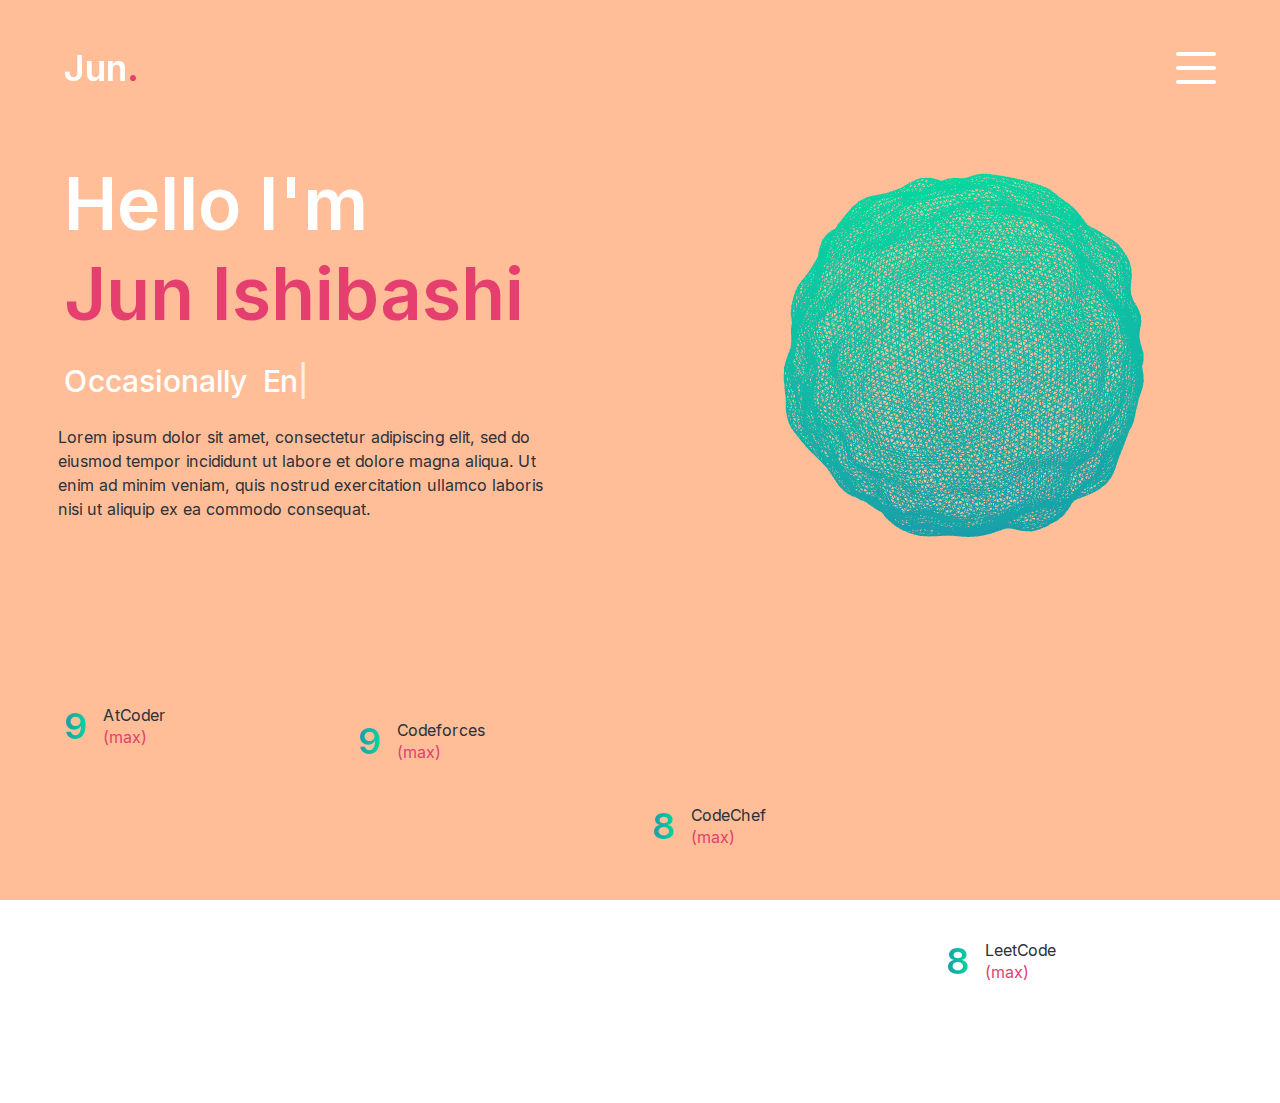
<file: index.html>
<!DOCTYPE html><html lang="en"><head><meta charSet="utf-8"/><meta name="viewport" content="width=device-width, initial-scale=1"/><link rel="stylesheet" href="/_next/static/css/2f178261bc5f3476.css" data-precedence="next"/><link rel="preload" as="script" fetchPriority="low" href="/_next/static/chunks/webpack-9535d8dbfe355555.js"/><script src="/_next/static/chunks/4bd1b696-62dc19156998bd32.js" async=""></script><script src="/_next/static/chunks/215-a279b4254807db33.js" async=""></script><script src="/_next/static/chunks/main-app-4d8655e62b57648d.js" async=""></script><script src="/_next/static/chunks/517-e767bdce272b45f0.js" async=""></script><script src="/_next/static/chunks/app/layout-8d4cb5db8431b963.js" async=""></script><script src="/_next/static/chunks/b536a0f1-0506631fafc7f2e7.js" async=""></script><script src="/_next/static/chunks/c15bf2b0-c5f2ab0c4ce668d5.js" async=""></script><script src="/_next/static/chunks/138-1305a2211346b83c.js" async=""></script><script src="/_next/static/chunks/637-5a35a4e1f5bda650.js" async=""></script><script src="/_next/static/chunks/app/page-0ff8bb67059a1734.js" async=""></script><title>Jun Ishibashi Github Page</title><meta name="description" content="Jun Ishibashi Github Page"/><meta property="og:title" content="Jun Ishibashi Github Page"/><meta property="og:description" content="Jun Ishibashi Github Page"/><meta property="og:url" content="https://ishibashijun.github.io"/><meta property="og:type" content="website"/><meta name="twitter:card" content="summary"/><meta name="twitter:title" content="Jun Ishibashi Github Page"/><meta name="twitter:description" content="Jun Ishibashi Github Page"/><link rel="icon" href="/favicon.ico" type="image/x-icon" sizes="16x16"/><script src="/_next/static/chunks/polyfills-42372ed130431b0a.js" noModule=""></script></head><body class="__variable_6205a0 font-inter"><div class="w-full h-full bg-gradient-to-b from-blue-100 to-red-100"><div class="h-screen w-screen fixed pointer-events-none bg-gradient-to-b from-blue-100 to-red-100 rounded-b-[100px] top-0 z-30"></div><div class="fixed m-auto top-0 bottom-0 left-0 right-0 text-black text-8xl cursor-default z-40 w-fit h-fit" style="opacity:1">HOME</div><div class="h-screen w-screen fixed pointer-events-none bg-gradient-to-b from-blue-100 to-red-100 rounded-t-[100px] bottom-0 z-30" style="height:140vh"></div><header class="bg-transparent mx-auto py-8 xl:py-12 fixed top-0 right-0 left-0 w-full z-10"><div class="mx-auto px-[5vw] flex justify-between items-center"><a href="/"><h1 class="text-[var(--peach-palette4)] text-4xl font-semibold">Jun<span class="text-[var(--peach-palette1)]">.</span></h1></a><div class="mobile-nav"><nav><div class="links flex flex-col items-center justify-center"><div class="bg-white/70 linkgs-bg fixed top-0 right-0 bottom-0 w-[200px] md:w-[400px] z-30"><div class="links absolute w-full h-full flex flex-col items-center justify-center gap-5"><a class="text-[var(--peach-palette1)] border-b-2 border-[var(--peach-palette1)] text-xl md:text-5xl capitalize" href="/" tabindex="0" style="transform-origin:top left">home</a><a class="text-black text-xl md:text-5xl capitalize" href="/about" tabindex="0" style="transform-origin:top left">about</a></div></div><button title="Click to open navigations" type="button" class="w-10 h-8 flex flex-col justify-between z-50 relative"><div class="bg-black w-10 h-1 rounded origin-left"></div><div class="bg-black w-10 h-1 rounded"></div><div class="bg-black w-10 h-1 rounded origin-left"></div></button></div></nav></div></div></header><div class="hero bg-[var(--pantone-2024)] w-full h-full  min-h-screen"><div class="container"><div class="flex flex-col xl:flex-row items-center justify-between xl:pb-24"><div class="text-center xl:text-left order-2 xl:order-none" style="opacity:0;transform:translateX(-500px)"><h1 class="text-3xl md:text-5xl lg:text-5xl xl:text-7xl xl:leading-tight font-semibold mb-6" style="opacity:0;transform:translateX(-500px)">Hello I&#x27;m <br/> <span class="text-[var(--peach-palette1)]">Jun Ishibashi</span></h1><h3 class="text-left xl:ml-0 ml-20 text-lg md:text-3xl xl:text-3xl xl:leading-tight font-medium mb-6" style="opacity:0;transform:translateX(-500px)">Occasionally <span class="ml-2"></span></h3><p class="max-w-[500px] mb-9 text-xs md:text-base text-[var(--peach-palette4)]" style="opacity:0;transform:translateX(-500px)">Lorem ipsum dolor sit amet, consectetur adipiscing elit, sed do eiusmod tempor incididunt ut labore et dolore magna aliqua. Ut enim ad minim veniam, quis nostrud exercitation ullamco laboris nisi ut aliquip ex ea commodo consequat.</p></div><div class="order-1 xl:order-none mb-8 md:mb-0"><div class="w-full h-full"><canvas class="max-w-[500px] max-h-[500px]" style="opacity:0;transform:translateY(-1000px)"></canvas></div></div></div><div class="stats pt-4 pb-12 xl:pt-0 xl:pb-0"><div class="mx-auto"><div class="flex flex-wrap gap-6 max-w-4/5 mx-auto xl:max-w-none" style="opacity:0;transform:translateY(500px)"><div class="flex-1 flex gap-4 items-center justify-center xl:justify-start" style="opacity:0;transform:translateY(500px)"><span class="text-2xl xl:text-4xl font-extrabold text-[var(--peach-palette4)] bg-gradient-to-r from-[#1b9aaa] to-[#06d6a0] bg-clip-text text-transparent"></span><p class="max-w-24 leading-snug text-[var(--peach-palette4)]">AtCoder<br/><span class="text-[var(--peach-palette1)]">(max)</span></p></div><div class="flex-1 flex gap-4 items-center justify-center xl:justify-start" style="opacity:0;transform:translateY(500px)"><span class="text-2xl xl:text-4xl font-extrabold text-[var(--peach-palette4)] bg-gradient-to-r from-[#1b9aaa] to-[#06d6a0] bg-clip-text text-transparent"></span><p class="max-w-24 leading-snug text-[var(--peach-palette4)]">Codeforces<br/><span class="text-[var(--peach-palette1)]">(max)</span></p></div><div class="flex-1 flex gap-4 items-center justify-center xl:justify-start" style="opacity:0;transform:translateY(500px)"><span class="text-2xl xl:text-4xl font-extrabold text-[var(--peach-palette4)] bg-gradient-to-r from-[#1b9aaa] to-[#06d6a0] bg-clip-text text-transparent"></span><p class="max-w-24 leading-snug text-[var(--peach-palette4)]">CodeChef<br/><span class="text-[var(--peach-palette1)]">(max)</span></p></div><div class="flex-1 flex gap-4 items-center justify-center xl:justify-start" style="opacity:0;transform:translateY(500px)"><span class="text-2xl xl:text-4xl font-extrabold text-[var(--peach-palette4)] bg-gradient-to-r from-[#1b9aaa] to-[#06d6a0] bg-clip-text text-transparent"></span><p class="max-w-24 leading-snug text-[var(--peach-palette4)]">LeetCode<br/><span class="text-[var(--peach-palette1)]">(max)</span></p></div></div></div></div></div></div></div><script src="/_next/static/chunks/webpack-9535d8dbfe355555.js" async=""></script><script>(self.__next_f=self.__next_f||[]).push([0])</script><script>self.__next_f.push([1,"2:\"$Sreact.fragment\"\n3:I[1969,[\"517\",\"static/chunks/517-e767bdce272b45f0.js\",\"185\",\"static/chunks/app/layout-8d4cb5db8431b963.js\"],\"default\"]\n4:I[9275,[],\"\"]\n5:I[1343,[],\"\"]\n6:I[6513,[],\"ClientPageRoot\"]\n7:I[2645,[\"689\",\"static/chunks/b536a0f1-0506631fafc7f2e7.js\",\"922\",\"static/chunks/c15bf2b0-c5f2ab0c4ce668d5.js\",\"517\",\"static/chunks/517-e767bdce272b45f0.js\",\"138\",\"static/chunks/138-1305a2211346b83c.js\",\"637\",\"static/chunks/637-5a35a4e1f5bda650.js\",\"931\",\"static/chunks/app/page-0ff8bb67059a1734.js\"],\"default\"]\na:I[3120,[],\"OutletBoundary\"]\nc:I[3120,[],\"MetadataBoundary\"]\ne:I[3120,[],\"ViewportBoundary\"]\n10:I[6130,[],\"\"]\n1:HL[\"/_next/static/css/2f178261bc5f3476.css\",\"style\"]\n"])</script><script>self.__next_f.push([1,"0:{\"P\":null,\"b\":\"Qsi88BATQvqbuBItzKJjN\",\"p\":\"\",\"c\":[\"\",\"\"],\"i\":false,\"f\":[[[\"\",{\"children\":[\"__PAGE__\",{}]},\"$undefined\",\"$undefined\",true],[\"\",[\"$\",\"$2\",\"c\",{\"children\":[[[\"$\",\"link\",\"0\",{\"rel\":\"stylesheet\",\"href\":\"/_next/static/css/2f178261bc5f3476.css\",\"precedence\":\"next\",\"crossOrigin\":\"$undefined\",\"nonce\":\"$undefined\"}]],[\"$\",\"html\",null,{\"lang\":\"en\",\"children\":[\"$\",\"body\",null,{\"className\":\"__variable_6205a0 font-inter\",\"children\":[\"$\",\"$L3\",null,{\"children\":[\"$\",\"$L4\",null,{\"parallelRouterKey\":\"children\",\"segmentPath\":[\"children\"],\"error\":\"$undefined\",\"errorStyles\":\"$undefined\",\"errorScripts\":\"$undefined\",\"template\":[\"$\",\"$L5\",null,{}],\"templateStyles\":\"$undefined\",\"templateScripts\":\"$undefined\",\"notFound\":[[\"$\",\"title\",null,{\"children\":\"404: This page could not be found.\"}],[\"$\",\"div\",null,{\"style\":{\"fontFamily\":\"system-ui,\\\"Segoe UI\\\",Roboto,Helvetica,Arial,sans-serif,\\\"Apple Color Emoji\\\",\\\"Segoe UI Emoji\\\"\",\"height\":\"100vh\",\"textAlign\":\"center\",\"display\":\"flex\",\"flexDirection\":\"column\",\"alignItems\":\"center\",\"justifyContent\":\"center\"},\"children\":[\"$\",\"div\",null,{\"children\":[[\"$\",\"style\",null,{\"dangerouslySetInnerHTML\":{\"__html\":\"body{color:#000;background:#fff;margin:0}.next-error-h1{border-right:1px solid rgba(0,0,0,.3)}@media (prefers-color-scheme:dark){body{color:#fff;background:#000}.next-error-h1{border-right:1px solid rgba(255,255,255,.3)}}\"}}],[\"$\",\"h1\",null,{\"className\":\"next-error-h1\",\"style\":{\"display\":\"inline-block\",\"margin\":\"0 20px 0 0\",\"padding\":\"0 23px 0 0\",\"fontSize\":24,\"fontWeight\":500,\"verticalAlign\":\"top\",\"lineHeight\":\"49px\"},\"children\":\"404\"}],[\"$\",\"div\",null,{\"style\":{\"display\":\"inline-block\"},\"children\":[\"$\",\"h2\",null,{\"style\":{\"fontSize\":14,\"fontWeight\":400,\"lineHeight\":\"49px\",\"margin\":0},\"children\":\"This page could not be found.\"}]}]]}]}]],\"notFoundStyles\":[]}]}]}]}]]}],{\"children\":[\"__PAGE__\",[\"$\",\"$2\",\"c\",{\"children\":[[\"$\",\"$L6\",null,{\"Component\":\"$7\",\"searchParams\":{},\"params\":{},\"promises\":[\"$@8\",\"$@9\"]}],null,[\"$\",\"$La\",null,{\"children\":\"$Lb\"}]]}],{},null]},null],[\"$\",\"$2\",\"h\",{\"children\":[null,[\"$\",\"$2\",\"xxQ14ZZkMXkUGzBvgn31n\",{\"children\":[[\"$\",\"$Lc\",null,{\"children\":\"$Ld\"}],[\"$\",\"$Le\",null,{\"children\":\"$Lf\"}],null]}]]}]]],\"m\":\"$undefined\",\"G\":[\"$10\",\"$undefined\"],\"s\":false,\"S\":true}\n"])</script><script>self.__next_f.push([1,"8:{}\n9:{}\n"])</script><script>self.__next_f.push([1,"f:[[\"$\",\"meta\",\"0\",{\"name\":\"viewport\",\"content\":\"width=device-width, initial-scale=1\"}]]\nd:[[\"$\",\"meta\",\"0\",{\"charSet\":\"utf-8\"}],[\"$\",\"title\",\"1\",{\"children\":\"Jun Ishibashi Github Page\"}],[\"$\",\"meta\",\"2\",{\"name\":\"description\",\"content\":\"Jun Ishibashi Github Page\"}],[\"$\",\"meta\",\"3\",{\"property\":\"og:title\",\"content\":\"Jun Ishibashi Github Page\"}],[\"$\",\"meta\",\"4\",{\"property\":\"og:description\",\"content\":\"Jun Ishibashi Github Page\"}],[\"$\",\"meta\",\"5\",{\"property\":\"og:url\",\"content\":\"https://ishibashijun.github.io\"}],[\"$\",\"meta\",\"6\",{\"property\":\"og:type\",\"content\":\"website\"}],[\"$\",\"meta\",\"7\",{\"name\":\"twitter:card\",\"content\":\"summary\"}],[\"$\",\"meta\",\"8\",{\"name\":\"twitter:title\",\"content\":\"Jun Ishibashi Github Page\"}],[\"$\",\"meta\",\"9\",{\"name\":\"twitter:description\",\"content\":\"Jun Ishibashi Github Page\"}],[\"$\",\"link\",\"10\",{\"rel\":\"icon\",\"href\":\"/favicon.ico\",\"type\":\"image/x-icon\",\"sizes\":\"16x16\"}]]\n"])</script><script>self.__next_f.push([1,"b:null\n"])</script></body></html>
</file>
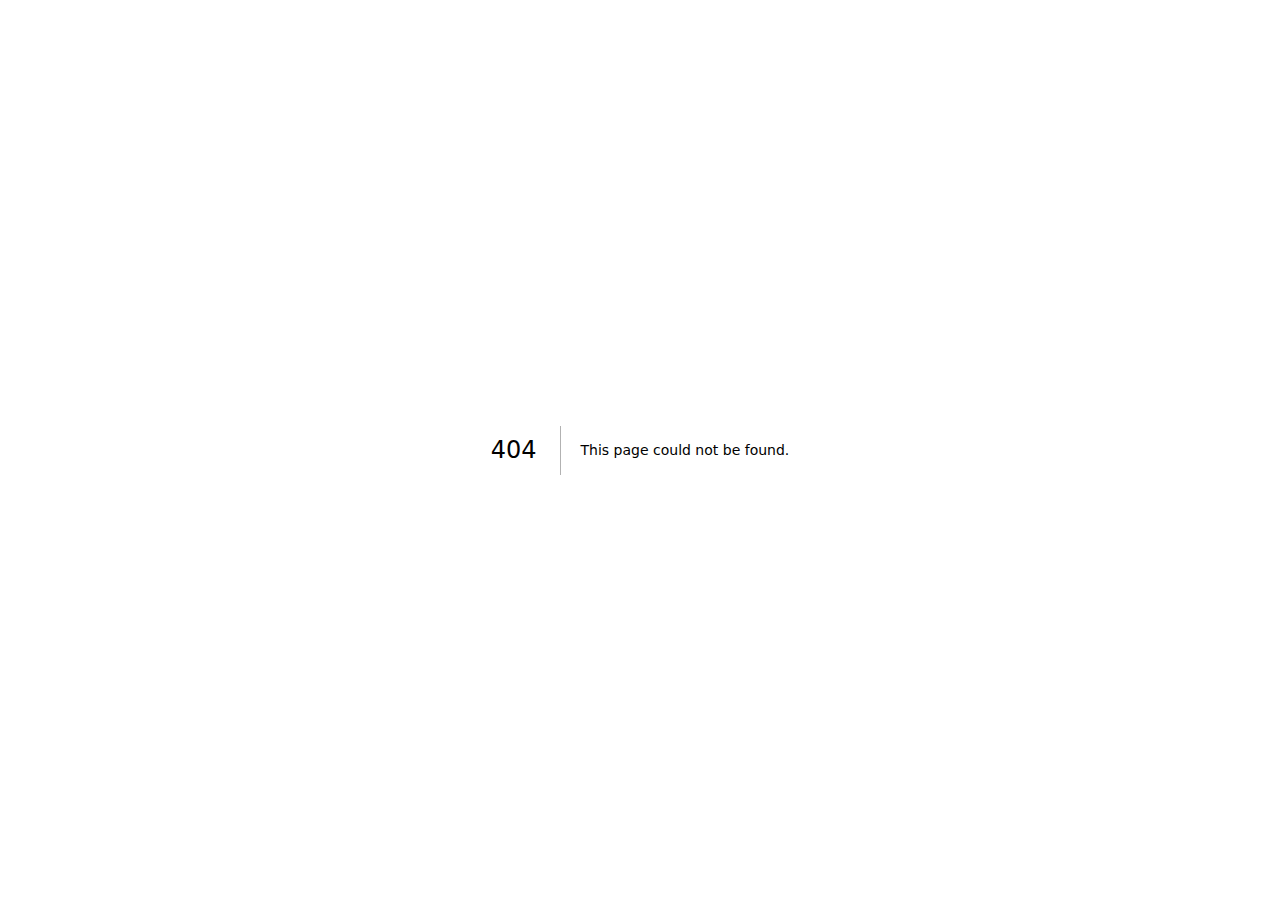
<file: _not-found.html>
<!DOCTYPE html><!--hfVufjCwsm1hFl832rQFf--><html lang="en"><head><meta charSet="utf-8"/><meta name="viewport" content="width=device-width, initial-scale=1"/><link rel="stylesheet" href="/_next/static/chunks/1cebd8782baad07e.css" data-precedence="next"/><link rel="preload" as="script" fetchPriority="low" href="/_next/static/chunks/05525d53710bbee3.js"/><script src="/_next/static/chunks/aee6c7720838f8a2.js" async=""></script><script src="/_next/static/chunks/96462da549a7935a.js" async=""></script><script src="/_next/static/chunks/turbopack-8db42b9862523b22.js" async=""></script><script src="/_next/static/chunks/ff1a16fafef87110.js" async=""></script><script src="/_next/static/chunks/d2be314c3ece3fbe.js" async=""></script><meta name="robots" content="noindex"/><meta name="next-size-adjust" content=""/><title>404: This page could not be found.</title><title>Jun Ishibashi</title><meta name="description" content="Business website draft"/><link rel="icon" href="/favicon.ico?favicon.0b3bf435.ico" sizes="256x256" type="image/x-icon"/><script src="/_next/static/chunks/a6dad97d9634a72d.js" noModule=""></script></head><body><div hidden=""><!--$--><!--/$--></div><div style="font-family:system-ui,&quot;Segoe UI&quot;,Roboto,Helvetica,Arial,sans-serif,&quot;Apple Color Emoji&quot;,&quot;Segoe UI Emoji&quot;;height:100vh;text-align:center;display:flex;flex-direction:column;align-items:center;justify-content:center"><div><style>body{color:#000;background:#fff;margin:0}.next-error-h1{border-right:1px solid rgba(0,0,0,.3)}@media (prefers-color-scheme:dark){body{color:#fff;background:#000}.next-error-h1{border-right:1px solid rgba(255,255,255,.3)}}</style><h1 class="next-error-h1" style="display:inline-block;margin:0 20px 0 0;padding:0 23px 0 0;font-size:24px;font-weight:500;vertical-align:top;line-height:49px">404</h1><div style="display:inline-block"><h2 style="font-size:14px;font-weight:400;line-height:49px;margin:0">This page could not be found.</h2></div></div></div><!--$--><!--/$--><script src="/_next/static/chunks/05525d53710bbee3.js" id="_R_" async=""></script><script>(self.__next_f=self.__next_f||[]).push([0])</script><script>self.__next_f.push([1,"1:\"$Sreact.fragment\"\n2:I[39756,[\"/_next/static/chunks/ff1a16fafef87110.js\",\"/_next/static/chunks/d2be314c3ece3fbe.js\"],\"default\"]\n3:I[37457,[\"/_next/static/chunks/ff1a16fafef87110.js\",\"/_next/static/chunks/d2be314c3ece3fbe.js\"],\"default\"]\n4:I[97367,[\"/_next/static/chunks/ff1a16fafef87110.js\",\"/_next/static/chunks/d2be314c3ece3fbe.js\"],\"OutletBoundary\"]\n5:\"$Sreact.suspense\"\n7:I[97367,[\"/_next/static/chunks/ff1a16fafef87110.js\",\"/_next/static/chunks/d2be314c3ece3fbe.js\"],\"ViewportBoundary\"]\n9:I[97367,[\"/_next/static/chunks/ff1a16fafef87110.js\",\"/_next/static/chunks/d2be314c3ece3fbe.js\"],\"MetadataBoundary\"]\nb:I[68027,[\"/_next/static/chunks/ff1a16fafef87110.js\",\"/_next/static/chunks/d2be314c3ece3fbe.js\"],\"default\"]\n:HL[\"/_next/static/chunks/1cebd8782baad07e.css\",\"style\"]\n"])</script><script>self.__next_f.push([1,"0:{\"P\":null,\"b\":\"hfVufjCwsm1hFl832rQFf\",\"c\":[\"\",\"_not-found\"],\"q\":\"\",\"i\":false,\"f\":[[[\"\",{\"children\":[\"/_not-found\",{\"children\":[\"__PAGE__\",{}]}]},\"$undefined\",\"$undefined\",true],[[\"$\",\"$1\",\"c\",{\"children\":[[[\"$\",\"link\",\"0\",{\"rel\":\"stylesheet\",\"href\":\"/_next/static/chunks/1cebd8782baad07e.css\",\"precedence\":\"next\",\"crossOrigin\":\"$undefined\",\"nonce\":\"$undefined\"}]],[\"$\",\"html\",null,{\"lang\":\"en\",\"children\":[\"$\",\"body\",null,{\"children\":[\"$\",\"$L2\",null,{\"parallelRouterKey\":\"children\",\"error\":\"$undefined\",\"errorStyles\":\"$undefined\",\"errorScripts\":\"$undefined\",\"template\":[\"$\",\"$L3\",null,{}],\"templateStyles\":\"$undefined\",\"templateScripts\":\"$undefined\",\"notFound\":[[[\"$\",\"title\",null,{\"children\":\"404: This page could not be found.\"}],[\"$\",\"div\",null,{\"style\":{\"fontFamily\":\"system-ui,\\\"Segoe UI\\\",Roboto,Helvetica,Arial,sans-serif,\\\"Apple Color Emoji\\\",\\\"Segoe UI Emoji\\\"\",\"height\":\"100vh\",\"textAlign\":\"center\",\"display\":\"flex\",\"flexDirection\":\"column\",\"alignItems\":\"center\",\"justifyContent\":\"center\"},\"children\":[\"$\",\"div\",null,{\"children\":[[\"$\",\"style\",null,{\"dangerouslySetInnerHTML\":{\"__html\":\"body{color:#000;background:#fff;margin:0}.next-error-h1{border-right:1px solid rgba(0,0,0,.3)}@media (prefers-color-scheme:dark){body{color:#fff;background:#000}.next-error-h1{border-right:1px solid rgba(255,255,255,.3)}}\"}}],[\"$\",\"h1\",null,{\"className\":\"next-error-h1\",\"style\":{\"display\":\"inline-block\",\"margin\":\"0 20px 0 0\",\"padding\":\"0 23px 0 0\",\"fontSize\":24,\"fontWeight\":500,\"verticalAlign\":\"top\",\"lineHeight\":\"49px\"},\"children\":404}],[\"$\",\"div\",null,{\"style\":{\"display\":\"inline-block\"},\"children\":[\"$\",\"h2\",null,{\"style\":{\"fontSize\":14,\"fontWeight\":400,\"lineHeight\":\"49px\",\"margin\":0},\"children\":\"This page could not be found.\"}]}]]}]}]],[]],\"forbidden\":\"$undefined\",\"unauthorized\":\"$undefined\"}]}]}]]}],{\"children\":[[\"$\",\"$1\",\"c\",{\"children\":[null,[\"$\",\"$L2\",null,{\"parallelRouterKey\":\"children\",\"error\":\"$undefined\",\"errorStyles\":\"$undefined\",\"errorScripts\":\"$undefined\",\"template\":[\"$\",\"$L3\",null,{}],\"templateStyles\":\"$undefined\",\"templateScripts\":\"$undefined\",\"notFound\":\"$undefined\",\"forbidden\":\"$undefined\",\"unauthorized\":\"$undefined\"}]]}],{\"children\":[[\"$\",\"$1\",\"c\",{\"children\":[[[\"$\",\"title\",null,{\"children\":\"404: This page could not be found.\"}],[\"$\",\"div\",null,{\"style\":\"$0:f:0:1:0:props:children:1:props:children:props:children:props:notFound:0:1:props:style\",\"children\":[\"$\",\"div\",null,{\"children\":[[\"$\",\"style\",null,{\"dangerouslySetInnerHTML\":{\"__html\":\"body{color:#000;background:#fff;margin:0}.next-error-h1{border-right:1px solid rgba(0,0,0,.3)}@media (prefers-color-scheme:dark){body{color:#fff;background:#000}.next-error-h1{border-right:1px solid rgba(255,255,255,.3)}}\"}}],[\"$\",\"h1\",null,{\"className\":\"next-error-h1\",\"style\":\"$0:f:0:1:0:props:children:1:props:children:props:children:props:notFound:0:1:props:children:props:children:1:props:style\",\"children\":404}],[\"$\",\"div\",null,{\"style\":\"$0:f:0:1:0:props:children:1:props:children:props:children:props:notFound:0:1:props:children:props:children:2:props:style\",\"children\":[\"$\",\"h2\",null,{\"style\":\"$0:f:0:1:0:props:children:1:props:children:props:children:props:notFound:0:1:props:children:props:children:2:props:children:props:style\",\"children\":\"This page could not be found.\"}]}]]}]}]],null,[\"$\",\"$L4\",null,{\"children\":[\"$\",\"$5\",null,{\"name\":\"Next.MetadataOutlet\",\"children\":\"$@6\"}]}]]}],{},null,false,false]},null,false,false]},null,false,false],[\"$\",\"$1\",\"h\",{\"children\":[[\"$\",\"meta\",null,{\"name\":\"robots\",\"content\":\"noindex\"}],[\"$\",\"$L7\",null,{\"children\":\"$L8\"}],[\"$\",\"div\",null,{\"hidden\":true,\"children\":[\"$\",\"$L9\",null,{\"children\":[\"$\",\"$5\",null,{\"name\":\"Next.Metadata\",\"children\":\"$La\"}]}]}],[\"$\",\"meta\",null,{\"name\":\"next-size-adjust\",\"content\":\"\"}]]}],false]],\"m\":\"$undefined\",\"G\":[\"$b\",\"$undefined\"],\"S\":true}\n"])</script><script>self.__next_f.push([1,"8:[[\"$\",\"meta\",\"0\",{\"charSet\":\"utf-8\"}],[\"$\",\"meta\",\"1\",{\"name\":\"viewport\",\"content\":\"width=device-width, initial-scale=1\"}]]\n"])</script><script>self.__next_f.push([1,"c:I[27201,[\"/_next/static/chunks/ff1a16fafef87110.js\",\"/_next/static/chunks/d2be314c3ece3fbe.js\"],\"IconMark\"]\n6:null\na:[[\"$\",\"title\",\"0\",{\"children\":\"Jun Ishibashi\"}],[\"$\",\"meta\",\"1\",{\"name\":\"description\",\"content\":\"Business website draft\"}],[\"$\",\"link\",\"2\",{\"rel\":\"icon\",\"href\":\"/favicon.ico?favicon.0b3bf435.ico\",\"sizes\":\"256x256\",\"type\":\"image/x-icon\"}],[\"$\",\"$Lc\",\"3\",{}]]\n"])</script></body></html>
</file>
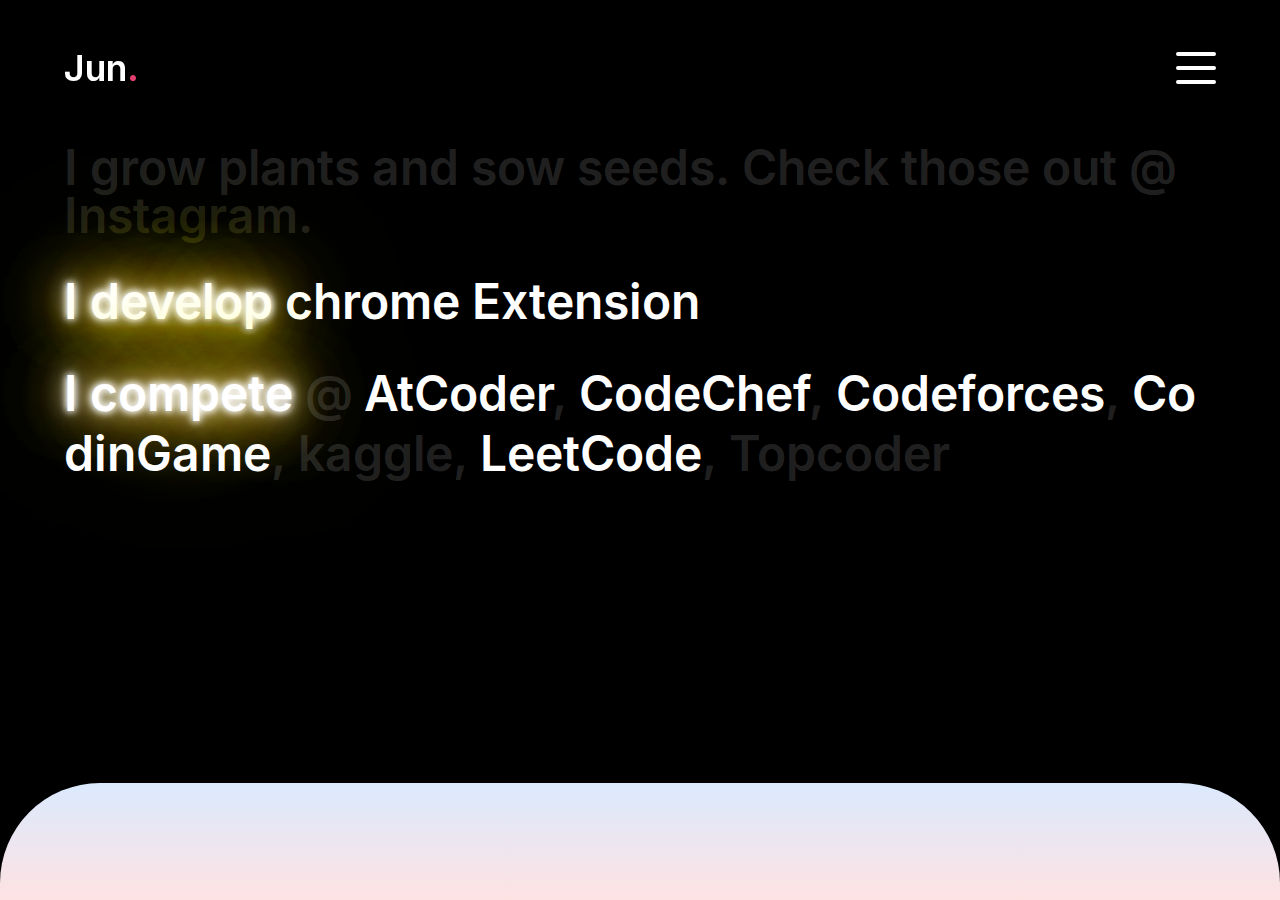
<file: about.html>
<!DOCTYPE html><html lang="en"><head><meta charSet="utf-8"/><meta name="viewport" content="width=device-width, initial-scale=1"/><link rel="stylesheet" href="/_next/static/css/2f178261bc5f3476.css" data-precedence="next"/><link rel="preload" as="script" fetchPriority="low" href="/_next/static/chunks/webpack-9535d8dbfe355555.js"/><script src="/_next/static/chunks/4bd1b696-62dc19156998bd32.js" async=""></script><script src="/_next/static/chunks/215-a279b4254807db33.js" async=""></script><script src="/_next/static/chunks/main-app-4d8655e62b57648d.js" async=""></script><script src="/_next/static/chunks/517-e767bdce272b45f0.js" async=""></script><script src="/_next/static/chunks/app/layout-8d4cb5db8431b963.js" async=""></script><script src="/_next/static/chunks/138-1305a2211346b83c.js" async=""></script><script src="/_next/static/chunks/app/about/page-2d8c791093be70a2.js" async=""></script><title>Jun Ishibashi Github Page</title><meta name="description" content="Jun Ishibashi Github Page"/><meta property="og:title" content="Jun Ishibashi Github Page"/><meta property="og:description" content="Jun Ishibashi Github Page"/><meta property="og:url" content="https://ishibashijun.github.io"/><meta property="og:type" content="website"/><meta name="twitter:card" content="summary"/><meta name="twitter:title" content="Jun Ishibashi Github Page"/><meta name="twitter:description" content="Jun Ishibashi Github Page"/><link rel="icon" href="/favicon.ico" type="image/x-icon" sizes="16x16"/><script src="/_next/static/chunks/polyfills-42372ed130431b0a.js" noModule=""></script></head><body class="__variable_6205a0 font-inter"><div class="w-full h-full bg-gradient-to-b from-blue-100 to-red-100"><div class="h-screen w-screen fixed pointer-events-none bg-gradient-to-b from-blue-100 to-red-100 rounded-b-[100px] top-0 z-30"></div><div class="fixed m-auto top-0 bottom-0 left-0 right-0 text-black text-8xl cursor-default z-40 w-fit h-fit" style="opacity:1">ABOUT</div><div class="h-screen w-screen fixed pointer-events-none bg-gradient-to-b from-blue-100 to-red-100 rounded-t-[100px] bottom-0 z-30" style="height:140vh"></div><header class="bg-transparent mx-auto py-8 xl:py-12 fixed top-0 right-0 left-0 w-full z-10"><div class="mx-auto px-[5vw] flex justify-between items-center"><a href="/"><h1 class="text-white text-4xl font-semibold">Jun<span class="text-[var(--peach-palette1)]">.</span></h1></a><div class="mobile-nav"><nav><div class="links flex flex-col items-center justify-center"><div class="bg-white/25 linkgs-bg fixed top-0 right-0 bottom-0 w-[200px] md:w-[400px] z-30"><div class="links absolute w-full h-full flex flex-col items-center justify-center gap-5"><a class="text-black text-xl md:text-5xl capitalize" href="/" tabindex="0" style="transform-origin:top left">home</a><a class="text-[var(--peach-palette1)] border-b-2 border-[var(--peach-palette1)] text-xl md:text-5xl capitalize" href="/about" tabindex="0" style="transform-origin:top left">about</a></div></div><button title="Click to open navigations" type="button" class="w-10 h-8 flex flex-col justify-between z-50 relative"><div class="bg-white w-10 h-1 rounded origin-left"></div><div class="bg-white w-10 h-1 rounded"></div><div class="bg-white w-10 h-1 rounded origin-left"></div></button></div></nav></div></div></header><div class="about bg-black w-full h-full min-h-screen font-bold lg:text-5xl md:text-4xl sm:text-3xl text-2xl"><div class="container"><article class="text-white/15 py-[4vh]"><section class="mb-8"><p>I grow plants and sow seeds. Check those out @ Instagram.</p></section><section class="mb-8"><p class="break-all leading-tight"><span class="about-header">I develop </span><a href="https://chrome.google.com/webstore/search/jun%20ishibashi">chrome Extension</a></p></section><section class="mb-8 hidden"><p>I develop games @ itch.io, Steam</p></section><section class="mb-8 hidden"><p>I compose music. Check it out @ Bandcamp, SoundCloud</p></section><section class="mb-8"><p class="break-all leading-tight"><span class="about-header">I compete </span>@ <a href="https://atcoder.jp/users/ishibashijun">AtCoder</a>, <a href="https://www.codechef.com/users/ishibashijun">CodeChef</a>, <a href="https://codeforces.com/profile/ishibashijun">Codeforces</a>, <a href="https://www.codingame.com/profile/78ccc86876455d6dbc25165ef19eaca93333451">CodinGame</a>, <span>kaggle</span>, <a href="https://leetcode.com/ishibashijun/">LeetCode</a>, <span>Topcoder</span></p></section></article></div></div></div><script src="/_next/static/chunks/webpack-9535d8dbfe355555.js" async=""></script><script>(self.__next_f=self.__next_f||[]).push([0])</script><script>self.__next_f.push([1,"2:\"$Sreact.fragment\"\n3:I[1969,[\"517\",\"static/chunks/517-e767bdce272b45f0.js\",\"185\",\"static/chunks/app/layout-8d4cb5db8431b963.js\"],\"default\"]\n4:I[9275,[],\"\"]\n5:I[1343,[],\"\"]\n6:I[3887,[\"517\",\"static/chunks/517-e767bdce272b45f0.js\",\"138\",\"static/chunks/138-1305a2211346b83c.js\",\"301\",\"static/chunks/app/about/page-2d8c791093be70a2.js\"],\"default\"]\n7:I[231,[\"517\",\"static/chunks/517-e767bdce272b45f0.js\",\"138\",\"static/chunks/138-1305a2211346b83c.js\",\"301\",\"static/chunks/app/about/page-2d8c791093be70a2.js\"],\"\"]\n8:I[3120,[],\"OutletBoundary\"]\na:I[3120,[],\"MetadataBoundary\"]\nc:I[3120,[],\"ViewportBoundary\"]\ne:I[6130,[],\"\"]\n1:HL[\"/_next/static/css/2f178261bc5f3476.css\",\"style\"]\n"])</script><script>self.__next_f.push([1,"0:{\"P\":null,\"b\":\"Qsi88BATQvqbuBItzKJjN\",\"p\":\"\",\"c\":[\"\",\"about\"],\"i\":false,\"f\":[[[\"\",{\"children\":[\"about\",{\"children\":[\"__PAGE__\",{}]}]},\"$undefined\",\"$undefined\",true],[\"\",[\"$\",\"$2\",\"c\",{\"children\":[[[\"$\",\"link\",\"0\",{\"rel\":\"stylesheet\",\"href\":\"/_next/static/css/2f178261bc5f3476.css\",\"precedence\":\"next\",\"crossOrigin\":\"$undefined\",\"nonce\":\"$undefined\"}]],[\"$\",\"html\",null,{\"lang\":\"en\",\"children\":[\"$\",\"body\",null,{\"className\":\"__variable_6205a0 font-inter\",\"children\":[\"$\",\"$L3\",null,{\"children\":[\"$\",\"$L4\",null,{\"parallelRouterKey\":\"children\",\"segmentPath\":[\"children\"],\"error\":\"$undefined\",\"errorStyles\":\"$undefined\",\"errorScripts\":\"$undefined\",\"template\":[\"$\",\"$L5\",null,{}],\"templateStyles\":\"$undefined\",\"templateScripts\":\"$undefined\",\"notFound\":[[\"$\",\"title\",null,{\"children\":\"404: This page could not be found.\"}],[\"$\",\"div\",null,{\"style\":{\"fontFamily\":\"system-ui,\\\"Segoe UI\\\",Roboto,Helvetica,Arial,sans-serif,\\\"Apple Color Emoji\\\",\\\"Segoe UI Emoji\\\"\",\"height\":\"100vh\",\"textAlign\":\"center\",\"display\":\"flex\",\"flexDirection\":\"column\",\"alignItems\":\"center\",\"justifyContent\":\"center\"},\"children\":[\"$\",\"div\",null,{\"children\":[[\"$\",\"style\",null,{\"dangerouslySetInnerHTML\":{\"__html\":\"body{color:#000;background:#fff;margin:0}.next-error-h1{border-right:1px solid rgba(0,0,0,.3)}@media (prefers-color-scheme:dark){body{color:#fff;background:#000}.next-error-h1{border-right:1px solid rgba(255,255,255,.3)}}\"}}],[\"$\",\"h1\",null,{\"className\":\"next-error-h1\",\"style\":{\"display\":\"inline-block\",\"margin\":\"0 20px 0 0\",\"padding\":\"0 23px 0 0\",\"fontSize\":24,\"fontWeight\":500,\"verticalAlign\":\"top\",\"lineHeight\":\"49px\"},\"children\":\"404\"}],[\"$\",\"div\",null,{\"style\":{\"display\":\"inline-block\"},\"children\":[\"$\",\"h2\",null,{\"style\":{\"fontSize\":14,\"fontWeight\":400,\"lineHeight\":\"49px\",\"margin\":0},\"children\":\"This page could not be found.\"}]}]]}]}]],\"notFoundStyles\":[]}]}]}]}]]}],{\"children\":[\"about\",[\"$\",\"$2\",\"c\",{\"children\":[null,[\"$\",\"$L4\",null,{\"parallelRouterKey\":\"children\",\"segmentPath\":[\"children\",\"about\",\"children\"],\"error\":\"$undefined\",\"errorStyles\":\"$undefined\",\"errorScripts\":\"$undefined\",\"template\":[\"$\",\"$L5\",null,{}],\"templateStyles\":\"$undefined\",\"templateScripts\":\"$undefined\",\"notFound\":\"$undefined\",\"notFoundStyles\":\"$undefined\"}]]}],{\"children\":[\"__PAGE__\",[\"$\",\"$2\",\"c\",{\"children\":[[[\"$\",\"$L6\",null,{}],[\"$\",\"div\",null,{\"className\":\"about bg-black w-full h-full min-h-screen font-bold lg:text-5xl md:text-4xl sm:text-3xl text-2xl\",\"children\":[\"$\",\"div\",null,{\"className\":\"container\",\"children\":[\"$\",\"article\",null,{\"className\":\"text-white/15 py-[4vh]\",\"children\":[[\"$\",\"section\",null,{\"className\":\"mb-8\",\"children\":[\"$\",\"p\",null,{\"children\":\"I grow plants and sow seeds. Check those out @ Instagram.\"}]}],[\"$\",\"section\",null,{\"className\":\"mb-8\",\"children\":[\"$\",\"p\",null,{\"className\":\"break-all leading-tight\",\"children\":[[\"$\",\"span\",null,{\"className\":\"about-header\",\"children\":\"I develop \"}],[\"$\",\"$L7\",null,{\"href\":\"https://chrome.google.com/webstore/search/jun%20ishibashi\",\"children\":\"chrome Extension\"}]]}]}],[\"$\",\"section\",null,{\"className\":\"mb-8 hidden\",\"children\":[\"$\",\"p\",null,{\"children\":\"I develop games @ itch.io, Steam\"}]}],[\"$\",\"section\",null,{\"className\":\"mb-8 hidden\",\"children\":[\"$\",\"p\",null,{\"children\":\"I compose music. Check it out @ Bandcamp, SoundCloud\"}]}],[\"$\",\"section\",null,{\"className\":\"mb-8\",\"children\":[\"$\",\"p\",null,{\"className\":\"break-all leading-tight\",\"children\":[[\"$\",\"span\",null,{\"className\":\"about-header\",\"children\":\"I compete \"}],\"@ \",[\"$\",\"$L7\",null,{\"href\":\"https://atcoder.jp/users/ishibashijun\",\"children\":\"AtCoder\"}],\", \",[\"$\",\"$L7\",null,{\"href\":\"https://www.codechef.com/users/ishibashijun\",\"children\":\"CodeChef\"}],\", \",[\"$\",\"$L7\",null,{\"href\":\"https://codeforces.com/profile/ishibashijun\",\"children\":\"Codeforces\"}],\", \",[\"$\",\"$L7\",null,{\"href\":\"https://www.codingame.com/profile/78ccc86876455d6dbc25165ef19eaca93333451\",\"children\":\"CodinGame\"}],\", \",[\"$\",\"span\",null,{\"children\":\"kaggle\"}],\", \",[\"$\",\"$L7\",null,{\"href\":\"https://leetcode.com/ishibashijun/\",\"children\":\"LeetCode\"}],\", \",[\"$\",\"span\",null,{\"children\":\"Topcoder\"}]]}]}]]}]}]}]],null,[\"$\",\"$L8\",null,{\"children\":\"$L9\"}]]}],{},null]},null]},null],[\"$\",\"$2\",\"h\",{\"children\":[null,[\"$\",\"$2\",\"3KWxaj2cLlSwX5BoDs-w6\",{\"children\":[[\"$\",\"$La\",null,{\"children\":\"$Lb\"}],[\"$\",\"$Lc\",null,{\"children\":\"$Ld\"}],null]}]]}]]],\"m\":\"$undefined\",\"G\":[\"$e\",\"$undefined\"],\"s\":false,\"S\":true}\n"])</script><script>self.__next_f.push([1,"d:[[\"$\",\"meta\",\"0\",{\"name\":\"viewport\",\"content\":\"width=device-width, initial-scale=1\"}]]\nb:[[\"$\",\"meta\",\"0\",{\"charSet\":\"utf-8\"}],[\"$\",\"title\",\"1\",{\"children\":\"Jun Ishibashi Github Page\"}],[\"$\",\"meta\",\"2\",{\"name\":\"description\",\"content\":\"Jun Ishibashi Github Page\"}],[\"$\",\"meta\",\"3\",{\"property\":\"og:title\",\"content\":\"Jun Ishibashi Github Page\"}],[\"$\",\"meta\",\"4\",{\"property\":\"og:description\",\"content\":\"Jun Ishibashi Github Page\"}],[\"$\",\"meta\",\"5\",{\"property\":\"og:url\",\"content\":\"https://ishibashijun.github.io\"}],[\"$\",\"meta\",\"6\",{\"property\":\"og:type\",\"content\":\"website\"}],[\"$\",\"meta\",\"7\",{\"name\":\"twitter:card\",\"content\":\"summary\"}],[\"$\",\"meta\",\"8\",{\"name\":\"twitter:title\",\"content\":\"Jun Ishibashi Github Page\"}],[\"$\",\"meta\",\"9\",{\"name\":\"twitter:description\",\"content\":\"Jun Ishibashi Github Page\"}],[\"$\",\"link\",\"10\",{\"rel\":\"icon\",\"href\":\"/favicon.ico\",\"type\":\"image/x-icon\",\"sizes\":\"16x16\"}]]\n"])</script><script>self.__next_f.push([1,"9:null\n"])</script></body></html>
</file>
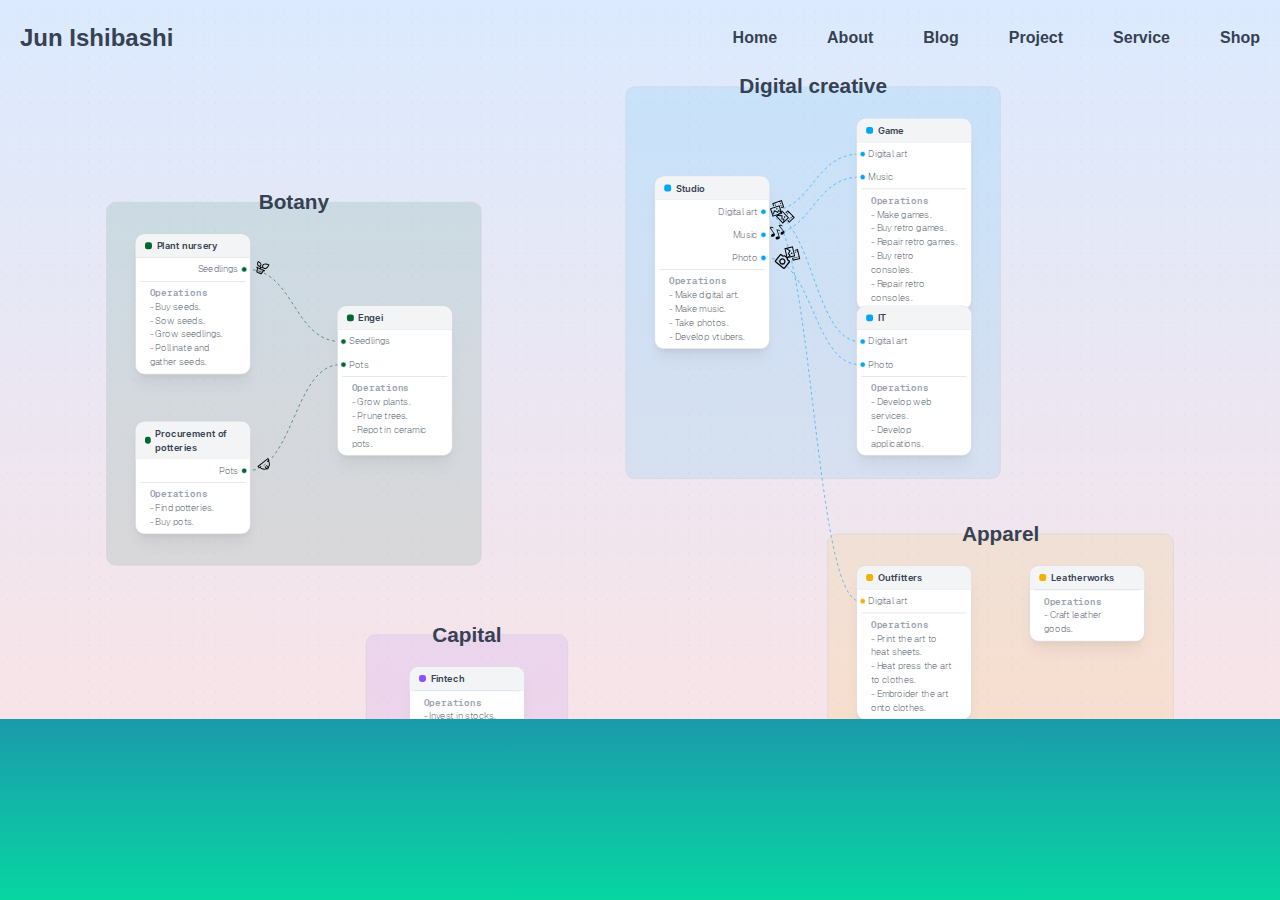
<file: project.html>
<!DOCTYPE html><!--hfVufjCwsm1hFl832rQFf--><html lang="en"><head><meta charSet="utf-8"/><meta name="viewport" content="width=device-width, initial-scale=1"/><link rel="preload" href="/_next/static/media/797e433ab948586e-s.p.dbea232f.woff2" as="font" crossorigin="" type="font/woff2"/><link rel="preload" href="/_next/static/media/83afe278b6a6bb3c-s.p.3a6ba036.woff2" as="font" crossorigin="" type="font/woff2"/><link rel="preload" href="/_next/static/media/caa3a2e1cccd8315-s.p.853070df.woff2" as="font" crossorigin="" type="font/woff2"/><link rel="stylesheet" href="/_next/static/chunks/1cebd8782baad07e.css" data-precedence="next"/><link rel="stylesheet" href="/_next/static/chunks/8a5bd6fe3abc8091.css" data-precedence="next"/><link rel="stylesheet" href="/_next/static/chunks/046b9ce36d8b5841.css" data-precedence="next"/><link rel="preload" as="script" fetchPriority="low" href="/_next/static/chunks/05525d53710bbee3.js"/><script src="/_next/static/chunks/aee6c7720838f8a2.js" async=""></script><script src="/_next/static/chunks/96462da549a7935a.js" async=""></script><script src="/_next/static/chunks/turbopack-8db42b9862523b22.js" async=""></script><script src="/_next/static/chunks/ff1a16fafef87110.js" async=""></script><script src="/_next/static/chunks/d2be314c3ece3fbe.js" async=""></script><script src="/_next/static/chunks/71648e67b01c1e6b.js" async=""></script><script src="/_next/static/chunks/f71f8de128e3f772.js" async=""></script><script src="/_next/static/chunks/5d01f7ce32678c8d.js" async=""></script><meta name="next-size-adjust" content=""/><title>Jun Ishibashi</title><meta name="description" content="Business website draft"/><link rel="icon" href="/favicon.ico?favicon.0b3bf435.ico" sizes="256x256" type="image/x-icon"/><script src="/_next/static/chunks/a6dad97d9634a72d.js" noModule=""></script></head><body><div hidden=""><!--$--><!--/$--></div><div class="w-screen"><div class="w-full h-full "><div class="h-screen w-screen fixed pointer-events-none bg-linear-to-b from-[#1b9aaa] to-[#06d6a0] top-0 z-30"></div><div class="fixed m-auto top-0 bottom-0 left-0 right-0 text-black text-8xl cursor-default z-40 w-fit h-fit" style="opacity:1">PROJECT</div><div class="h-screen w-screen fixed pointer-events-none bg-linear-to-b from-[#1b9aaa] to-[#06d6a0] bottom-0 z-30" style="height:140vh"></div><header class="absolute w-screen p-5 z-20"><div class="flex items-center justify-between w-full h-full"><a href="/"><h2 class="text-[24px] font-bold text-gray-700">Jun Ishibashi</h2></a><div class="hidden xl:flex items-center h-full"><nav class="h-full"><ul class="h-full flex gap-12.5 text-gray-700"><li class="NavBorderP flex items-center font-bold"><a href="/">Home</a></li><li class="NavBorderP flex items-center font-bold"><a href="/about">About</a></li><li class="NavBorderP flex items-center font-bold"><a href="/blog">Blog</a></li><li class="border-b border-gray-700 flex items-center font-bold"><a href="/project">Project</a></li><li class="NavBorderP flex items-center font-bold"><a href="/service">Service</a></li><li class="NavBorderP flex items-center font-bold"><a href="/shop">Shop</a></li></ul></nav></div><div class="xl:hidden"><nav><div class="flex flex-col items-center justify-center"><div class="bg-black fixed top-0 right-0 bottom-0 w-50 md:w-100 z-30" style="clip-path:circle(0px at 400px 0px)"><div class="links absolute w-full h-full flex flex-col items-center justify-center gap-5"><a class="text-white text-xl md:text-5xl" href="/" tabindex="0" style="transform-origin:top left;opacity:0;transform:translateY(100px) rotate(90deg)">Home</a><a class="text-white text-xl md:text-5xl" href="/about" tabindex="0" style="transform-origin:top left;opacity:0;transform:translateY(100px) rotate(90deg)">About</a><a class="text-white text-xl md:text-5xl" href="/blog" tabindex="0" style="transform-origin:top left;opacity:0;transform:translateY(100px) rotate(90deg)">Blog</a><a class="text-white border-b-2 border-white text-xl md:text-5xl" href="/project" tabindex="0" style="transform-origin:top left;opacity:0;transform:translateY(100px) rotate(90deg)">Project</a><a class="text-white text-xl md:text-5xl" href="/service" tabindex="0" style="transform-origin:top left;opacity:0;transform:translateY(100px) rotate(90deg)">Service</a><a class="text-white text-xl md:text-5xl" href="/shop" tabindex="0" style="transform-origin:top left;opacity:0;transform:translateY(100px) rotate(90deg)">Shop</a></div></div><div class="hidden top-0 left-0 w-screen h-screen bg-white/0 z-20"></div><button title="Click to open navigations" type="button" class="flex w-8 h-5 flex flex-col justify-between z-50 cursor-pointer"><div class="w-6 h-1 rounded bg-gray-700"></div><div class="w-6 h-1 rounded bg-gray-700"></div><div class="w-6 h-1 rounded bg-gray-700"></div></button></div></nav></div></div></header><div class="w-screen h-screen"><div data-testid="rf__wrapper" style="width:100%;height:100%;overflow:hidden;position:relative;z-index:0" class="react-flow light" role="application"><div class="react-flow__renderer" style="position:absolute;width:100%;height:100%;top:0;left:0"><div class="react-flow__pane draggable" style="position:absolute;width:100%;height:100%;top:0;left:0"><div class="react-flow__viewport xyflow__viewport react-flow__container" style="transform:translate(0px,0px) scale(1)"><div class="react-flow__edges"></div><div class="react-flow__edgelabel-renderer"></div><div class="react-flow__nodes" style="position:absolute;width:100%;height:100%;top:0;left:0"><div class="react-flow__node react-flow__node-botanyG nopan selectable parent draggable" style="z-index:0;transform:translate(0px,0px);pointer-events:all;visibility:hidden;width:650px;height:650px" data-id="Botany" data-testid="rf__node-Botany" tabindex="0" role="group" aria-roledescription="node" aria-describedby="react-flow__node-desc-1"><fieldset class="w-full h-full border-solid border border-gray-300 bg-[#016630]/10 rounded-2xl"><legend class="[object Object] font-extrabold text-4xl text-gray-700 text-center">Botany</legend></fieldset></div><div class="react-flow__node react-flow__node-nursery nopan selectable draggable" style="z-index:1;transform:translate(0px,0px);pointer-events:all;visibility:hidden" data-id="Nursery" data-testid="rf__node-Nursery" tabindex="0" role="group" aria-roledescription="node" aria-describedby="react-flow__node-desc-1"><div class="w-50 flex flex-col border-solid border border-gray-300 bg-white rounded-2xl shadow-xl shadow-black/5"><div class="flex flex-row items-center border-solid border-b border-gray-300 bg-gray-100 rounded-t-2xl"><div class="w-3 h-3 bg-green-800 rounded-sm ml-4 mr-2"></div><h1 class="inter_c3648c96-module__h0OhUq__className my-2 font-extrabold text-gray-700">Plant nursery</h1></div><div class="w-full text-right relative py-2"><h2 class="geist_61cb4314-module__cgHUXq__className font-extralight mr-5 text-gray-600">Seedlings</h2><div data-nodeid="Nursery" data-handlepos="right" data-id="1-Nursery-null-source" class="react-flow__handle react-flow__handle-right nodrag nopan source connectable connectablestart connectableend connectionindicator" style="background:#016630;width:10px;height:10px;right:10px"></div></div><div class="grow-0 border-solid border-t border-gray-300 mx-2 px-4 py-2"><h3 class="geist_mono_14088546-module__W571ZG__className font-semibold text-gray-400">Operations</h3><p class="geist_61cb4314-module__cgHUXq__className font-extralight text-gray-600">- Buy seeds.</p><p class="geist_61cb4314-module__cgHUXq__className font-extralight text-gray-600">- Sow seeds.</p><p class="geist_61cb4314-module__cgHUXq__className font-extralight text-gray-600">- Grow seedlings.</p><p class="geist_61cb4314-module__cgHUXq__className font-extralight text-gray-600">- Pollinate and gather seeds.</p></div></div></div><div class="react-flow__node react-flow__node-engei nopan selectable draggable" style="z-index:1;transform:translate(0px,0px);pointer-events:all;visibility:hidden" data-id="Engei" data-testid="rf__node-Engei" tabindex="0" role="group" aria-roledescription="node" aria-describedby="react-flow__node-desc-1"><div class="w-50 flex flex-col border-solid border border-gray-300 bg-white rounded-2xl shadow-xl shadow-black/5"><div class="flex flex-row items-center border-solid border-b border-gray-300 bg-gray-100 rounded-t-2xl"><div class="w-3 h-3 bg-green-800 rounded-sm ml-4 mr-2"></div><h1 class="inter_c3648c96-module__h0OhUq__className my-2 font-extrabold text-gray-700">Engei</h1></div><div><div class="relative py-2"><div data-handleid="seedlings" data-nodeid="Engei" data-handlepos="left" data-id="1-Engei-seedlings-target" class="react-flow__handle react-flow__handle-left nodrag nopan target connectable connectablestart connectableend connectionindicator" style="background:#016630;width:10px;height:10px;left:10px"></div><h2 class="geist_61cb4314-module__cgHUXq__className font-extralight ml-5 text-gray-600">Seedlings</h2></div><div class="relative py-2"><div data-handleid="pots" data-nodeid="Engei" data-handlepos="left" data-id="1-Engei-pots-target" class="react-flow__handle react-flow__handle-left nodrag nopan target connectable connectablestart connectableend connectionindicator" style="background:#016630;width:10px;height:10px;left:10px"></div><h2 class="geist_61cb4314-module__cgHUXq__className font-extralight ml-5 text-gray-600">Pots</h2></div></div><div class="grow-0 border-solid border-t border-gray-300 mx-2 px-4 py-2"><h3 class="geist_mono_14088546-module__W571ZG__className font-semibold text-gray-400">Operations</h3><p class="geist_61cb4314-module__cgHUXq__className font-extralight text-gray-600">- Grow plants.</p><p class="geist_61cb4314-module__cgHUXq__className font-extralight text-gray-600">- Prune trees.</p><p class="geist_61cb4314-module__cgHUXq__className font-extralight text-gray-600">- Repot in ceramic pots.</p></div></div></div><div class="react-flow__node react-flow__node-pot nopan selectable draggable" style="z-index:1;transform:translate(0px,0px);pointer-events:all;visibility:hidden" data-id="Pot" data-testid="rf__node-Pot" tabindex="0" role="group" aria-roledescription="node" aria-describedby="react-flow__node-desc-1"><div class="w-50 flex flex-col border-solid border border-gray-300 bg-white rounded-2xl shadow-xl shadow-black/5"><div class="flex flex-row items-center border-solid border-b border-gray-300 bg-gray-100 rounded-t-2xl"><div class="w-3 h-3 bg-green-800 rounded-sm ml-4 mr-2"></div><h1 class="inter_c3648c96-module__h0OhUq__className my-2 font-extrabold text-gray-700">Procurement of potteries</h1></div><div class="w-full text-right relative py-2"><h2 class="geist_61cb4314-module__cgHUXq__className font-extralight mr-5 text-gray-600">Pots</h2><div data-nodeid="Pot" data-handlepos="right" data-id="1-Pot-null-source" class="react-flow__handle react-flow__handle-right nodrag nopan source connectable connectablestart connectableend connectionindicator" style="background:#016630;width:10px;height:10px;right:10px"></div></div><div class="grow-0 border-solid border-t border-gray-300 mx-2 px-4 py-2"><h3 class="geist_mono_14088546-module__W571ZG__className font-semibold text-gray-400">Operations</h3><p class="geist_61cb4314-module__cgHUXq__className font-extralight text-gray-600">- Find potteries.</p><p class="geist_61cb4314-module__cgHUXq__className font-extralight text-gray-600">- Buy pots.</p></div></div></div><div class="react-flow__node react-flow__node-digitalG nopan selectable parent draggable" style="z-index:0;transform:translate(900px,-200px);pointer-events:all;visibility:hidden;width:650px;height:700px" data-id="Digital" data-testid="rf__node-Digital" tabindex="0" role="group" aria-roledescription="node" aria-describedby="react-flow__node-desc-1"><fieldset class="w-full h-full border-solid border border-gray-300 bg-sky-500/10 rounded-2xl"><legend class="[object Object] font-extrabold text-4xl text-gray-700 text-center">Digital creative</legend></fieldset></div><div class="react-flow__node react-flow__node-studio nopan selectable draggable" style="z-index:1;transform:translate(900px,-200px);pointer-events:all;visibility:hidden" data-id="Studio" data-testid="rf__node-Studio" tabindex="0" role="group" aria-roledescription="node" aria-describedby="react-flow__node-desc-1"><div class="w-50 flex flex-col border-solid border border-gray-300 bg-white rounded-2xl shadow-xl shadow-black/5"><div class="flex flex-row items-center border-solid border-b border-gray-300 bg-gray-100 rounded-t-2xl"><div class="w-3 h-3 bg-sky-500 rounded-sm ml-4 mr-2"></div><h1 class="inter_c3648c96-module__h0OhUq__className my-2 font-extrabold text-gray-700">Studio</h1></div><div><div class="relative text-right py-2"><div data-handleid="art" data-nodeid="Studio" data-handlepos="right" data-id="1-Studio-art-source" class="react-flow__handle react-flow__handle-right nodrag nopan source connectable connectablestart connectableend connectionindicator" style="background:var(--color-sky-500);width:10px;height:10px;right:10px"></div><h2 class="geist_61cb4314-module__cgHUXq__className font-extralight mr-5 text-gray-600">Digital art</h2></div><div class="relative text-right py-2"><div data-handleid="music" data-nodeid="Studio" data-handlepos="right" data-id="1-Studio-music-source" class="react-flow__handle react-flow__handle-right nodrag nopan source connectable connectablestart connectableend connectionindicator" style="background:var(--color-sky-500);width:10px;height:10px;right:10px"></div><h2 class="geist_61cb4314-module__cgHUXq__className font-extralight mr-5 text-gray-600">Music</h2></div><div class="relative text-right py-2"><div data-handleid="photo" data-nodeid="Studio" data-handlepos="right" data-id="1-Studio-photo-source" class="react-flow__handle react-flow__handle-right nodrag nopan source connectable connectablestart connectableend connectionindicator" style="background:var(--color-sky-500);width:10px;height:10px;right:10px"></div><h2 class="geist_61cb4314-module__cgHUXq__className font-extralight mr-5 text-gray-600">Photo</h2></div></div><div class="grow-0 border-solid border-t border-gray-300 mx-2 px-4 py-2"><h3 class="geist_mono_14088546-module__W571ZG__className font-semibold text-gray-400">Operations</h3><p class="geist_61cb4314-module__cgHUXq__className font-extralight text-gray-600">- Make digital art.</p><p class="geist_61cb4314-module__cgHUXq__className font-extralight text-gray-600">- Make music.</p><p class="geist_61cb4314-module__cgHUXq__className font-extralight text-gray-600">- Take photos.</p><p class="geist_61cb4314-module__cgHUXq__className font-extralight text-gray-600">- Develop vtubers.</p></div></div></div><div class="react-flow__node react-flow__node-game nopan selectable draggable" style="z-index:1;transform:translate(900px,-200px);pointer-events:all;visibility:hidden" data-id="Game" data-testid="rf__node-Game" tabindex="0" role="group" aria-roledescription="node" aria-describedby="react-flow__node-desc-1"><div class="w-50 flex flex-col border-solid border border-gray-300 bg-white rounded-2xl shadow-xl shadow-black/5"><div class="flex flex-row items-center border-solid border-b border-gray-300 bg-gray-100 rounded-t-2xl"><div class="w-3 h-3 bg-sky-500 rounded-sm ml-4 mr-2"></div><h1 class="inter_c3648c96-module__h0OhUq__className my-2 font-extrabold text-gray-700">Game</h1></div><div><div class="relative py-2"><div data-handleid="art" data-nodeid="Game" data-handlepos="left" data-id="1-Game-art-target" class="react-flow__handle react-flow__handle-left nodrag nopan target connectable connectablestart connectableend connectionindicator" style="background:var(--color-sky-500);width:10px;height:10px;left:10px"></div><h2 class="geist_61cb4314-module__cgHUXq__className font-extralight ml-5 text-gray-600">Digital art</h2></div><div class="relative py-2"><div data-handleid="music" data-nodeid="Game" data-handlepos="left" data-id="1-Game-music-target" class="react-flow__handle react-flow__handle-left nodrag nopan target connectable connectablestart connectableend connectionindicator" style="background:var(--color-sky-500);width:10px;height:10px;left:10px"></div><h2 class="geist_61cb4314-module__cgHUXq__className font-extralight ml-5 text-gray-600">Music</h2></div></div><div class="grow-0 border-solid border-t border-gray-300 mx-2 px-4 py-2"><h3 class="geist_mono_14088546-module__W571ZG__className font-semibold text-gray-400">Operations</h3><p class="geist_61cb4314-module__cgHUXq__className font-extralight text-gray-600">- Make games.</p><p class="geist_61cb4314-module__cgHUXq__className font-extralight text-gray-600">- Buy retro games.</p><p class="geist_61cb4314-module__cgHUXq__className font-extralight text-gray-600">- Repair retro games.</p><p class="geist_61cb4314-module__cgHUXq__className font-extralight text-gray-600">- Buy retro consoles.</p><p class="geist_61cb4314-module__cgHUXq__className font-extralight text-gray-600">- Repair retro consoles.</p></div></div></div><div class="react-flow__node react-flow__node-it nopan selectable draggable" style="z-index:1;transform:translate(900px,-200px);pointer-events:all;visibility:hidden" data-id="IT" data-testid="rf__node-IT" tabindex="0" role="group" aria-roledescription="node" aria-describedby="react-flow__node-desc-1"><div class="w-50 flex flex-col border-solid border border-gray-300 bg-white rounded-2xl shadow-xl shadow-black/5"><div class="flex flex-row items-center border-solid border-b border-gray-300 bg-gray-100 rounded-t-2xl"><div class="w-3 h-3 bg-sky-500 rounded-sm ml-4 mr-2"></div><h1 class="inter_c3648c96-module__h0OhUq__className my-2 font-extrabold text-gray-700">IT</h1></div><div><div class="relative py-2"><div data-handleid="art" data-nodeid="IT" data-handlepos="left" data-id="1-IT-art-target" class="react-flow__handle react-flow__handle-left nodrag nopan target connectable connectablestart connectableend connectionindicator" style="background:var(--color-sky-500);width:10px;height:10px;left:10px"></div><h2 class="geist_61cb4314-module__cgHUXq__className font-extralight ml-5 text-gray-600">Digital art</h2></div><div class="relative py-2"><div data-handleid="photo" data-nodeid="IT" data-handlepos="left" data-id="1-IT-photo-target" class="react-flow__handle react-flow__handle-left nodrag nopan target connectable connectablestart connectableend connectionindicator" style="background:var(--color-sky-500);width:10px;height:10px;left:10px"></div><h2 class="geist_61cb4314-module__cgHUXq__className font-extralight ml-5 text-gray-600">Photo</h2></div></div><div class="grow-0 border-solid border-t border-gray-300 mx-2 px-4 py-2"><h3 class="geist_mono_14088546-module__W571ZG__className font-semibold text-gray-400">Operations</h3><p class="geist_61cb4314-module__cgHUXq__className font-extralight text-gray-600">- Develop web services.</p><p class="geist_61cb4314-module__cgHUXq__className font-extralight text-gray-600">- Develop applications.</p></div></div></div><div class="react-flow__node react-flow__node-apparelG nopan selectable parent draggable" style="z-index:0;transform:translate(1250px,575px);pointer-events:all;visibility:hidden;width:600px;height:400px" data-id="Apparel" data-testid="rf__node-Apparel" tabindex="0" role="group" aria-roledescription="node" aria-describedby="react-flow__node-desc-1"><fieldset class="w-full h-full border-solid border border-gray-300 bg-yellow-500/10 rounded-2xl"><legend class="[object Object] font-extrabold text-4xl text-gray-700 text-center">Apparel</legend></fieldset></div><div class="react-flow__node react-flow__node-outfit nopan selectable draggable" style="z-index:1;transform:translate(1250px,575px);pointer-events:all;visibility:hidden" data-id="Outfit" data-testid="rf__node-Outfit" tabindex="0" role="group" aria-roledescription="node" aria-describedby="react-flow__node-desc-1"><div class="w-50 flex flex-col border-solid border border-gray-300 bg-white rounded-2xl shadow-xl shadow-black/5"><div class="flex flex-row items-center border-solid border-b border-gray-300 bg-gray-100 rounded-t-2xl"><div class="w-3 h-3 bg-yellow-500 rounded-sm ml-4 mr-2"></div><h1 class="inter_c3648c96-module__h0OhUq__className my-2 font-extrabold text-gray-700">Outfitters</h1></div><div class="relative py-2"><div data-handleid="art" data-nodeid="Outfit" data-handlepos="left" data-id="1-Outfit-art-target" class="react-flow__handle react-flow__handle-left nodrag nopan target connectable connectablestart connectableend connectionindicator" style="background:var(--color-yellow-500);width:10px;height:10px;left:10px"></div><h2 class="geist_61cb4314-module__cgHUXq__className font-extralight ml-5 text-gray-600">Digital art</h2></div><div class="grow-0 border-solid border-t border-gray-300 mx-2 px-4 py-2"><h3 class="geist_mono_14088546-module__W571ZG__className font-semibold text-gray-400">Operations</h3><p class="geist_61cb4314-module__cgHUXq__className font-extralight text-gray-600">- Print the art to heat sheets.</p><p class="geist_61cb4314-module__cgHUXq__className font-extralight text-gray-600">- Heat press the art to clothes.</p><p class="geist_61cb4314-module__cgHUXq__className font-extralight text-gray-600">- Embroider the art onto clothes.</p></div></div></div><div class="react-flow__node react-flow__node-leather nopan selectable draggable" style="z-index:1;transform:translate(1250px,575px);pointer-events:all;visibility:hidden" data-id="Leather" data-testid="rf__node-Leather" tabindex="0" role="group" aria-roledescription="node" aria-describedby="react-flow__node-desc-1"><div class="w-50 flex flex-col border-solid border border-gray-300 bg-white rounded-2xl shadow-xl shadow-black/5"><div class="flex flex-row items-center border-solid border-b border-gray-300 bg-gray-100 rounded-t-2xl"><div class="w-3 h-3 bg-yellow-500 rounded-sm ml-4 mr-2"></div><h1 class="inter_c3648c96-module__h0OhUq__className my-2 font-extrabold text-gray-700">Leatherworks</h1></div><div class="grow-0 border-solid border-t border-gray-300 mx-2 px-4 py-2"><h3 class="geist_mono_14088546-module__W571ZG__className font-semibold text-gray-400">Operations</h3><p class="geist_61cb4314-module__cgHUXq__className font-extralight text-gray-600">- Craft leather goods.</p></div></div></div><div class="react-flow__node react-flow__node-capitalG nopan selectable parent draggable" style="z-index:0;transform:translate(450px,750px);pointer-events:all;visibility:hidden;width:350px;height:350px" data-id="Capital" data-testid="rf__node-Capital" tabindex="0" role="group" aria-roledescription="node" aria-describedby="react-flow__node-desc-1"><fieldset class="w-full h-full border-solid border border-gray-300 bg-violet-500/10 rounded-2xl"><legend class="[object Object] font-extrabold text-4xl text-gray-700 text-center">Capital</legend></fieldset></div><div class="react-flow__node react-flow__node-fintech nopan selectable draggable" style="z-index:1;transform:translate(450px,750px);pointer-events:all;visibility:hidden" data-id="Fintech" data-testid="rf__node-Fintech" tabindex="0" role="group" aria-roledescription="node" aria-describedby="react-flow__node-desc-1"><div class="w-50 flex flex-col border-solid border border-gray-300 bg-white rounded-2xl shadow-xl shadow-black/5"><div class="flex flex-row items-center border-solid border-b border-gray-300 bg-gray-100 rounded-t-2xl"><div class="w-3 h-3 bg-violet-500 rounded-sm ml-4 mr-2"></div><h1 class="inter_c3648c96-module__h0OhUq__className my-2 font-extrabold text-gray-700">Fintech</h1></div><div class="grow-0 border-solid border-t border-gray-300 mx-2 px-4 py-2"><h3 class="geist_mono_14088546-module__W571ZG__className font-semibold text-gray-400">Operations</h3><p class="geist_61cb4314-module__cgHUXq__className font-extralight text-gray-600">- Invest in stocks.</p><p class="geist_61cb4314-module__cgHUXq__className font-extralight text-gray-600">- Invest in forex.</p><p class="geist_61cb4314-module__cgHUXq__className font-extralight text-gray-600">- Invest in bonds.</p><p class="geist_61cb4314-module__cgHUXq__className font-extralight text-gray-600">- Develop and research in crypto.</p></div></div></div></div><div class="react-flow__viewport-portal"></div></div></div></div><div class="react-flow__panel react-flow__controls vertical bottom left" data-testid="rf__controls" aria-label="Control Panel"><button type="button" class="react-flow__controls-button react-flow__controls-zoomin" title="Zoom In" aria-label="Zoom In"><svg xmlns="http://www.w3.org/2000/svg" viewBox="0 0 32 32"><path d="M32 18.133H18.133V32h-4.266V18.133H0v-4.266h13.867V0h4.266v13.867H32z"></path></svg></button><button type="button" class="react-flow__controls-button react-flow__controls-zoomout" title="Zoom Out" aria-label="Zoom Out"><svg xmlns="http://www.w3.org/2000/svg" viewBox="0 0 32 5"><path d="M0 0h32v4.2H0z"></path></svg></button><button type="button" class="react-flow__controls-button react-flow__controls-fitview" title="Fit View" aria-label="Fit View"><svg xmlns="http://www.w3.org/2000/svg" viewBox="0 0 32 30"><path d="M3.692 4.63c0-.53.4-.938.939-.938h5.215V0H4.708C2.13 0 0 2.054 0 4.63v5.216h3.692V4.631zM27.354 0h-5.2v3.692h5.17c.53 0 .984.4.984.939v5.215H32V4.631A4.624 4.624 0 0027.354 0zm.954 24.83c0 .532-.4.94-.939.94h-5.215v3.768h5.215c2.577 0 4.631-2.13 4.631-4.707v-5.139h-3.692v5.139zm-23.677.94c-.531 0-.939-.4-.939-.94v-5.138H0v5.139c0 2.577 2.13 4.707 4.708 4.707h5.138V25.77H4.631z"></path></svg></button><button type="button" class="react-flow__controls-button react-flow__controls-interactive" title="Toggle Interactivity" aria-label="Toggle Interactivity"><svg xmlns="http://www.w3.org/2000/svg" viewBox="0 0 25 32"><path d="M21.333 10.667H19.81V7.619C19.81 3.429 16.38 0 12.19 0c-4.114 1.828-1.37 2.133.305 2.438 1.676.305 4.42 2.59 4.42 5.181v3.048H3.047A3.056 3.056 0 000 13.714v15.238A3.056 3.056 0 003.048 32h18.285a3.056 3.056 0 003.048-3.048V13.714a3.056 3.056 0 00-3.048-3.047zM12.19 24.533a3.056 3.056 0 01-3.047-3.047 3.056 3.056 0 013.047-3.048 3.056 3.056 0 013.048 3.048 3.056 3.056 0 01-3.048 3.047z"></path></svg></button></div><svg class="react-flow__background" style="position:absolute;width:100%;height:100%;top:0;left:0" data-testid="rf__background"><pattern id="pattern-1" x="0" y="0" width="20" height="20" patternUnits="userSpaceOnUse" patternTransform="translate(-11,-11)"><circle cx="0.5" cy="0.5" r="0.5" class="react-flow__background-pattern dots"></circle></pattern><rect x="0" y="0" width="100%" height="100%" fill="url(#pattern-1)"></rect></svg><div id="react-flow__node-desc-1" style="display:none">Press enter or space to select a node. You can then use the arrow keys to move the node around. Press delete to remove it and escape to cancel.</div><div id="react-flow__edge-desc-1" style="display:none">Press enter or space to select an edge. You can then press delete to remove it or escape to cancel.</div><div id="react-flow__aria-live-1" aria-live="assertive" aria-atomic="true" style="position:absolute;width:1px;height:1px;margin:-1px;border:0;padding:0;overflow:hidden;clip:rect(0px, 0px, 0px, 0px);clip-path:inset(100%)"></div></div></div></div></div><!--$--><!--/$--><script src="/_next/static/chunks/05525d53710bbee3.js" id="_R_" async=""></script><script>(self.__next_f=self.__next_f||[]).push([0])</script><script>self.__next_f.push([1,"1:\"$Sreact.fragment\"\n2:I[39756,[\"/_next/static/chunks/ff1a16fafef87110.js\",\"/_next/static/chunks/d2be314c3ece3fbe.js\"],\"default\"]\n3:I[37457,[\"/_next/static/chunks/ff1a16fafef87110.js\",\"/_next/static/chunks/d2be314c3ece3fbe.js\"],\"default\"]\n4:I[47257,[\"/_next/static/chunks/ff1a16fafef87110.js\",\"/_next/static/chunks/d2be314c3ece3fbe.js\"],\"ClientPageRoot\"]\n5:I[24309,[\"/_next/static/chunks/71648e67b01c1e6b.js\",\"/_next/static/chunks/f71f8de128e3f772.js\",\"/_next/static/chunks/5d01f7ce32678c8d.js\"],\"default\"]\n8:I[97367,[\"/_next/static/chunks/ff1a16fafef87110.js\",\"/_next/static/chunks/d2be314c3ece3fbe.js\"],\"OutletBoundary\"]\n9:\"$Sreact.suspense\"\nb:I[97367,[\"/_next/static/chunks/ff1a16fafef87110.js\",\"/_next/static/chunks/d2be314c3ece3fbe.js\"],\"ViewportBoundary\"]\nd:I[97367,[\"/_next/static/chunks/ff1a16fafef87110.js\",\"/_next/static/chunks/d2be314c3ece3fbe.js\"],\"MetadataBoundary\"]\nf:I[68027,[],\"default\"]\n:HL[\"/_next/static/chunks/1cebd8782baad07e.css\",\"style\"]\n:HL[\"/_next/static/media/797e433ab948586e-s.p.dbea232f.woff2\",\"font\",{\"crossOrigin\":\"\",\"type\":\"font/woff2\"}]\n:HL[\"/_next/static/media/83afe278b6a6bb3c-s.p.3a6ba036.woff2\",\"font\",{\"crossOrigin\":\"\",\"type\":\"font/woff2\"}]\n:HL[\"/_next/static/media/caa3a2e1cccd8315-s.p.853070df.woff2\",\"font\",{\"crossOrigin\":\"\",\"type\":\"font/woff2\"}]\n:HL[\"/_next/static/chunks/8a5bd6fe3abc8091.css\",\"style\"]\n:HL[\"/_next/static/chunks/046b9ce36d8b5841.css\",\"style\"]\n"])</script><script>self.__next_f.push([1,"0:{\"P\":null,\"b\":\"hfVufjCwsm1hFl832rQFf\",\"c\":[\"\",\"project\"],\"q\":\"\",\"i\":false,\"f\":[[[\"\",{\"children\":[\"project\",{\"children\":[\"__PAGE__\",{}]}]},\"$undefined\",\"$undefined\",true],[[\"$\",\"$1\",\"c\",{\"children\":[[[\"$\",\"link\",\"0\",{\"rel\":\"stylesheet\",\"href\":\"/_next/static/chunks/1cebd8782baad07e.css\",\"precedence\":\"next\",\"crossOrigin\":\"$undefined\",\"nonce\":\"$undefined\"}]],[\"$\",\"html\",null,{\"lang\":\"en\",\"children\":[\"$\",\"body\",null,{\"children\":[\"$\",\"$L2\",null,{\"parallelRouterKey\":\"children\",\"error\":\"$undefined\",\"errorStyles\":\"$undefined\",\"errorScripts\":\"$undefined\",\"template\":[\"$\",\"$L3\",null,{}],\"templateStyles\":\"$undefined\",\"templateScripts\":\"$undefined\",\"notFound\":[[[\"$\",\"title\",null,{\"children\":\"404: This page could not be found.\"}],[\"$\",\"div\",null,{\"style\":{\"fontFamily\":\"system-ui,\\\"Segoe UI\\\",Roboto,Helvetica,Arial,sans-serif,\\\"Apple Color Emoji\\\",\\\"Segoe UI Emoji\\\"\",\"height\":\"100vh\",\"textAlign\":\"center\",\"display\":\"flex\",\"flexDirection\":\"column\",\"alignItems\":\"center\",\"justifyContent\":\"center\"},\"children\":[\"$\",\"div\",null,{\"children\":[[\"$\",\"style\",null,{\"dangerouslySetInnerHTML\":{\"__html\":\"body{color:#000;background:#fff;margin:0}.next-error-h1{border-right:1px solid rgba(0,0,0,.3)}@media (prefers-color-scheme:dark){body{color:#fff;background:#000}.next-error-h1{border-right:1px solid rgba(255,255,255,.3)}}\"}}],[\"$\",\"h1\",null,{\"className\":\"next-error-h1\",\"style\":{\"display\":\"inline-block\",\"margin\":\"0 20px 0 0\",\"padding\":\"0 23px 0 0\",\"fontSize\":24,\"fontWeight\":500,\"verticalAlign\":\"top\",\"lineHeight\":\"49px\"},\"children\":404}],[\"$\",\"div\",null,{\"style\":{\"display\":\"inline-block\"},\"children\":[\"$\",\"h2\",null,{\"style\":{\"fontSize\":14,\"fontWeight\":400,\"lineHeight\":\"49px\",\"margin\":0},\"children\":\"This page could not be found.\"}]}]]}]}]],[]],\"forbidden\":\"$undefined\",\"unauthorized\":\"$undefined\"}]}]}]]}],{\"children\":[[\"$\",\"$1\",\"c\",{\"children\":[null,[\"$\",\"$L2\",null,{\"parallelRouterKey\":\"children\",\"error\":\"$undefined\",\"errorStyles\":\"$undefined\",\"errorScripts\":\"$undefined\",\"template\":[\"$\",\"$L3\",null,{}],\"templateStyles\":\"$undefined\",\"templateScripts\":\"$undefined\",\"notFound\":\"$undefined\",\"forbidden\":\"$undefined\",\"unauthorized\":\"$undefined\"}]]}],{\"children\":[[\"$\",\"$1\",\"c\",{\"children\":[[\"$\",\"$L4\",null,{\"Component\":\"$5\",\"serverProvidedParams\":{\"searchParams\":{},\"params\":{},\"promises\":[\"$@6\",\"$@7\"]}}],[[\"$\",\"link\",\"0\",{\"rel\":\"stylesheet\",\"href\":\"/_next/static/chunks/8a5bd6fe3abc8091.css\",\"precedence\":\"next\",\"crossOrigin\":\"$undefined\",\"nonce\":\"$undefined\"}],[\"$\",\"link\",\"1\",{\"rel\":\"stylesheet\",\"href\":\"/_next/static/chunks/046b9ce36d8b5841.css\",\"precedence\":\"next\",\"crossOrigin\":\"$undefined\",\"nonce\":\"$undefined\"}],[\"$\",\"script\",\"script-0\",{\"src\":\"/_next/static/chunks/71648e67b01c1e6b.js\",\"async\":true,\"nonce\":\"$undefined\"}],[\"$\",\"script\",\"script-1\",{\"src\":\"/_next/static/chunks/f71f8de128e3f772.js\",\"async\":true,\"nonce\":\"$undefined\"}],[\"$\",\"script\",\"script-2\",{\"src\":\"/_next/static/chunks/5d01f7ce32678c8d.js\",\"async\":true,\"nonce\":\"$undefined\"}]],[\"$\",\"$L8\",null,{\"children\":[\"$\",\"$9\",null,{\"name\":\"Next.MetadataOutlet\",\"children\":\"$@a\"}]}]]}],{},null,false,false]},null,false,false]},null,false,false],[\"$\",\"$1\",\"h\",{\"children\":[null,[\"$\",\"$Lb\",null,{\"children\":\"$Lc\"}],[\"$\",\"div\",null,{\"hidden\":true,\"children\":[\"$\",\"$Ld\",null,{\"children\":[\"$\",\"$9\",null,{\"name\":\"Next.Metadata\",\"children\":\"$Le\"}]}]}],[\"$\",\"meta\",null,{\"name\":\"next-size-adjust\",\"content\":\"\"}]]}],false]],\"m\":\"$undefined\",\"G\":[\"$f\",[]],\"S\":true}\n"])</script><script>self.__next_f.push([1,"6:{}\n7:\"$0:f:0:1:1:children:1:children:0:props:children:0:props:serverProvidedParams:params\"\n"])</script><script>self.__next_f.push([1,"c:[[\"$\",\"meta\",\"0\",{\"charSet\":\"utf-8\"}],[\"$\",\"meta\",\"1\",{\"name\":\"viewport\",\"content\":\"width=device-width, initial-scale=1\"}]]\n"])</script><script>self.__next_f.push([1,"10:I[27201,[\"/_next/static/chunks/ff1a16fafef87110.js\",\"/_next/static/chunks/d2be314c3ece3fbe.js\"],\"IconMark\"]\na:null\ne:[[\"$\",\"title\",\"0\",{\"children\":\"Jun Ishibashi\"}],[\"$\",\"meta\",\"1\",{\"name\":\"description\",\"content\":\"Business website draft\"}],[\"$\",\"link\",\"2\",{\"rel\":\"icon\",\"href\":\"/favicon.ico?favicon.0b3bf435.ico\",\"sizes\":\"256x256\",\"type\":\"image/x-icon\"}],[\"$\",\"$L10\",\"3\",{}]]\n"])</script></body></html>
</file>
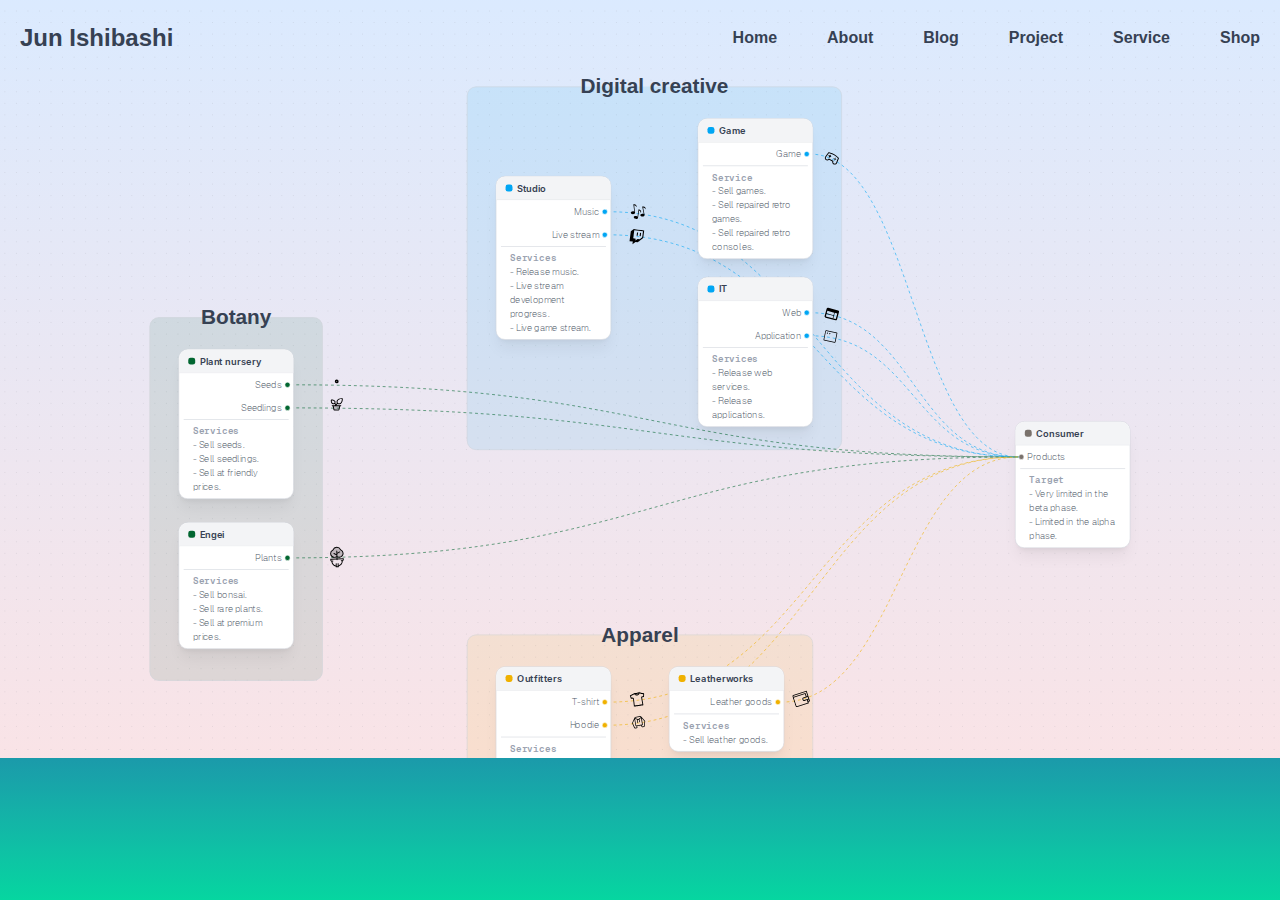
<file: service.html>
<!DOCTYPE html><!--hfVufjCwsm1hFl832rQFf--><html lang="en"><head><meta charSet="utf-8"/><meta name="viewport" content="width=device-width, initial-scale=1"/><link rel="preload" href="/_next/static/media/797e433ab948586e-s.p.dbea232f.woff2" as="font" crossorigin="" type="font/woff2"/><link rel="preload" href="/_next/static/media/83afe278b6a6bb3c-s.p.3a6ba036.woff2" as="font" crossorigin="" type="font/woff2"/><link rel="preload" href="/_next/static/media/caa3a2e1cccd8315-s.p.853070df.woff2" as="font" crossorigin="" type="font/woff2"/><link rel="stylesheet" href="/_next/static/chunks/1cebd8782baad07e.css" data-precedence="next"/><link rel="stylesheet" href="/_next/static/chunks/8a5bd6fe3abc8091.css" data-precedence="next"/><link rel="stylesheet" href="/_next/static/chunks/046b9ce36d8b5841.css" data-precedence="next"/><link rel="preload" as="script" fetchPriority="low" href="/_next/static/chunks/05525d53710bbee3.js"/><script src="/_next/static/chunks/aee6c7720838f8a2.js" async=""></script><script src="/_next/static/chunks/96462da549a7935a.js" async=""></script><script src="/_next/static/chunks/turbopack-8db42b9862523b22.js" async=""></script><script src="/_next/static/chunks/ff1a16fafef87110.js" async=""></script><script src="/_next/static/chunks/d2be314c3ece3fbe.js" async=""></script><script src="/_next/static/chunks/3d5135214a397ba6.js" async=""></script><script src="/_next/static/chunks/5d01f7ce32678c8d.js" async=""></script><script src="/_next/static/chunks/446f67c93c661176.js" async=""></script><script src="/_next/static/chunks/96cc87598fd16034.js" async=""></script><meta name="next-size-adjust" content=""/><title>Jun Ishibashi</title><meta name="description" content="Business website draft"/><link rel="icon" href="/favicon.ico?favicon.0b3bf435.ico" sizes="256x256" type="image/x-icon"/><script src="/_next/static/chunks/a6dad97d9634a72d.js" noModule=""></script></head><body><div hidden=""><!--$--><!--/$--></div><div class="w-screen"><div class="w-full h-full "><div class="h-screen w-screen fixed pointer-events-none bg-linear-to-b from-[#1b9aaa] to-[#06d6a0] top-0 z-30"></div><div class="fixed m-auto top-0 bottom-0 left-0 right-0 text-black text-8xl cursor-default z-40 w-fit h-fit" style="opacity:1">SERVICE</div><div class="h-screen w-screen fixed pointer-events-none bg-linear-to-b from-[#1b9aaa] to-[#06d6a0] bottom-0 z-30" style="height:140vh"></div><header class="absolute w-screen p-5 z-20"><div class="flex items-center justify-between w-full h-full"><a href="/"><h2 class="text-[24px] font-bold text-gray-700">Jun Ishibashi</h2></a><div class="hidden xl:flex items-center h-full"><nav class="h-full"><ul class="h-full flex gap-12.5 text-gray-700"><li class="NavBorderP flex items-center font-bold"><a href="/">Home</a></li><li class="NavBorderP flex items-center font-bold"><a href="/about">About</a></li><li class="NavBorderP flex items-center font-bold"><a href="/blog">Blog</a></li><li class="NavBorderP flex items-center font-bold"><a href="/project">Project</a></li><li class="border-b border-gray-700 flex items-center font-bold"><a href="/service">Service</a></li><li class="NavBorderP flex items-center font-bold"><a href="/shop">Shop</a></li></ul></nav></div><div class="xl:hidden"><nav><div class="flex flex-col items-center justify-center"><div class="bg-black fixed top-0 right-0 bottom-0 w-50 md:w-100 z-30" style="clip-path:circle(0px at 400px 0px)"><div class="links absolute w-full h-full flex flex-col items-center justify-center gap-5"><a class="text-white text-xl md:text-5xl" href="/" tabindex="0" style="transform-origin:top left;opacity:0;transform:translateY(100px) rotate(90deg)">Home</a><a class="text-white text-xl md:text-5xl" href="/about" tabindex="0" style="transform-origin:top left;opacity:0;transform:translateY(100px) rotate(90deg)">About</a><a class="text-white text-xl md:text-5xl" href="/blog" tabindex="0" style="transform-origin:top left;opacity:0;transform:translateY(100px) rotate(90deg)">Blog</a><a class="text-white text-xl md:text-5xl" href="/project" tabindex="0" style="transform-origin:top left;opacity:0;transform:translateY(100px) rotate(90deg)">Project</a><a class="text-white border-b-2 border-white text-xl md:text-5xl" href="/service" tabindex="0" style="transform-origin:top left;opacity:0;transform:translateY(100px) rotate(90deg)">Service</a><a class="text-white text-xl md:text-5xl" href="/shop" tabindex="0" style="transform-origin:top left;opacity:0;transform:translateY(100px) rotate(90deg)">Shop</a></div></div><div class="hidden top-0 left-0 w-screen h-screen bg-white/0 z-20"></div><button title="Click to open navigations" type="button" class="flex w-8 h-5 flex flex-col justify-between z-50 cursor-pointer"><div class="w-6 h-1 rounded bg-gray-700"></div><div class="w-6 h-1 rounded bg-gray-700"></div><div class="w-6 h-1 rounded bg-gray-700"></div></button></div></nav></div></div></header><div class="w-screen h-screen"><div data-testid="rf__wrapper" style="width:100%;height:100%;overflow:hidden;position:relative;z-index:0" class="react-flow light" role="application"><div class="react-flow__renderer" style="position:absolute;width:100%;height:100%;top:0;left:0"><div class="react-flow__pane draggable" style="position:absolute;width:100%;height:100%;top:0;left:0"><div class="react-flow__viewport xyflow__viewport react-flow__container" style="transform:translate(0px,0px) scale(1)"><div class="react-flow__edges"></div><div class="react-flow__edgelabel-renderer"></div><div class="react-flow__nodes" style="position:absolute;width:100%;height:100%;top:0;left:0"><div class="react-flow__node react-flow__node-botanyG nopan selectable parent draggable" style="z-index:0;transform:translate(0px,0px);pointer-events:all;visibility:hidden;width:300px;height:650px" data-id="Botany" data-testid="rf__node-Botany" tabindex="0" role="group" aria-roledescription="node" aria-describedby="react-flow__node-desc-1"><fieldset class="w-full h-full border-solid border border-gray-300 bg-[#016630]/10 rounded-2xl"><legend class="[object Object] font-extrabold text-4xl text-gray-700 text-center">Botany</legend></fieldset></div><div class="react-flow__node react-flow__node-nursery nopan selectable draggable" style="z-index:1;transform:translate(0px,0px);pointer-events:all;visibility:hidden" data-id="Nursery" data-testid="rf__node-Nursery" tabindex="0" role="group" aria-roledescription="node" aria-describedby="react-flow__node-desc-1"><div class="w-50 flex flex-col border-solid border border-gray-300 bg-white rounded-2xl shadow-xl shadow-black/5"><div class="flex flex-row items-center border-solid border-b border-gray-300 bg-gray-100 rounded-t-2xl"><div class="w-3 h-3 bg-green-800 rounded-sm ml-4 mr-2"></div><h1 class="inter_c3648c96-module__h0OhUq__className my-2 font-extrabold text-gray-700">Plant nursery</h1></div><div><div class="w-full text-right relative py-2"><h2 class="geist_61cb4314-module__cgHUXq__className font-extralight mr-5 text-gray-600">Seeds</h2><div data-handleid="seeds" data-nodeid="Nursery" data-handlepos="right" data-id="1-Nursery-seeds-source" class="react-flow__handle react-flow__handle-right nodrag nopan source connectable connectablestart connectableend connectionindicator" style="background:#016630;width:10px;height:10px;right:10px"></div></div><div class="w-full text-right relative py-2"><h2 class="geist_61cb4314-module__cgHUXq__className font-extralight mr-5 text-gray-600">Seedlings</h2><div data-handleid="seedlings" data-nodeid="Nursery" data-handlepos="right" data-id="1-Nursery-seedlings-source" class="react-flow__handle react-flow__handle-right nodrag nopan source connectable connectablestart connectableend connectionindicator" style="background:#016630;width:10px;height:10px;right:10px"></div></div></div><div class="grow-0 border-solid border-t border-gray-300 mx-2 px-4 py-2"><h3 class="geist_mono_14088546-module__W571ZG__className font-semibold text-gray-400">Services</h3><p class="geist_61cb4314-module__cgHUXq__className font-extralight text-gray-600">- Sell seeds.</p><p class="geist_61cb4314-module__cgHUXq__className font-extralight text-gray-600">- Sell seedlings.</p><p class="geist_61cb4314-module__cgHUXq__className font-extralight text-gray-600">- Sell at friendly prices.</p></div></div></div><div class="react-flow__node react-flow__node-engei nopan selectable draggable" style="z-index:1;transform:translate(0px,0px);pointer-events:all;visibility:hidden" data-id="Engei" data-testid="rf__node-Engei" tabindex="0" role="group" aria-roledescription="node" aria-describedby="react-flow__node-desc-1"><div class="w-50 flex flex-col border-solid border border-gray-300 bg-white rounded-2xl shadow-xl shadow-black/5"><div class="flex flex-row items-center border-solid border-b border-gray-300 bg-gray-100 rounded-t-2xl"><div class="w-3 h-3 bg-green-800 rounded-sm ml-4 mr-2"></div><h1 class="inter_c3648c96-module__h0OhUq__className my-2 font-extrabold text-gray-700">Engei</h1></div><div class="w-full text-right relative py-2"><h2 class="geist_61cb4314-module__cgHUXq__className font-extralight mr-5 text-gray-600">Plants</h2><div data-handleid="plants" data-nodeid="Engei" data-handlepos="right" data-id="1-Engei-plants-source" class="react-flow__handle react-flow__handle-right nodrag nopan source connectable connectablestart connectableend connectionindicator" style="background:#016630;width:10px;height:10px;right:10px"></div></div><div class="grow-0 border-solid border-t border-gray-300 mx-2 px-4 py-2"><h3 class="geist_mono_14088546-module__W571ZG__className font-semibold text-gray-400">Services</h3><p class="geist_61cb4314-module__cgHUXq__className font-extralight text-gray-600">- Sell bonsai.</p><p class="geist_61cb4314-module__cgHUXq__className font-extralight text-gray-600">- Sell rare plants.</p><p class="geist_61cb4314-module__cgHUXq__className font-extralight text-gray-600">- Sell at premium prices.</p></div></div></div><div class="react-flow__node react-flow__node-digitalG nopan selectable parent draggable" style="z-index:0;transform:translate(550px,-400px);pointer-events:all;visibility:hidden;width:650px;height:650px" data-id="Digital" data-testid="rf__node-Digital" tabindex="0" role="group" aria-roledescription="node" aria-describedby="react-flow__node-desc-1"><fieldset class="w-full h-full border-solid border border-gray-300 bg-sky-500/10 rounded-2xl"><legend class="[object Object] font-extrabold text-4xl text-gray-700 text-center">Digital creative</legend></fieldset></div><div class="react-flow__node react-flow__node-studio nopan selectable draggable" style="z-index:1;transform:translate(550px,-400px);pointer-events:all;visibility:hidden" data-id="Studio" data-testid="rf__node-Studio" tabindex="0" role="group" aria-roledescription="node" aria-describedby="react-flow__node-desc-1"><div class="w-50 flex flex-col border-solid border border-gray-300 bg-white rounded-2xl shadow-xl shadow-black/5"><div class="flex flex-row items-center border-solid border-b border-gray-300 bg-gray-100 rounded-t-2xl"><div class="w-3 h-3 bg-sky-500 rounded-sm ml-4 mr-2"></div><h1 class="inter_c3648c96-module__h0OhUq__className my-2 font-extrabold text-gray-700">Studio</h1></div><div><div class="relative text-right py-2"><div data-handleid="music" data-nodeid="Studio" data-handlepos="right" data-id="1-Studio-music-source" class="react-flow__handle react-flow__handle-right nodrag nopan source connectable connectablestart connectableend connectionindicator" style="background:var(--color-sky-500);width:10px;height:10px;right:10px"></div><h2 class="geist_61cb4314-module__cgHUXq__className font-extralight mr-5 text-gray-600">Music</h2></div><div class="relative text-right py-2"><div data-handleid="stream" data-nodeid="Studio" data-handlepos="right" data-id="1-Studio-stream-source" class="react-flow__handle react-flow__handle-right nodrag nopan source connectable connectablestart connectableend connectionindicator" style="background:var(--color-sky-500);width:10px;height:10px;right:10px"></div><h2 class="geist_61cb4314-module__cgHUXq__className font-extralight mr-5 text-gray-600">Live stream</h2></div></div><div class="grow-0 border-solid border-t border-gray-300 mx-2 px-4 py-2"><h3 class="geist_mono_14088546-module__W571ZG__className font-semibold text-gray-400">Services</h3><p class="geist_61cb4314-module__cgHUXq__className font-extralight text-gray-600">- Release music.</p><p class="geist_61cb4314-module__cgHUXq__className font-extralight text-gray-600">- Live stream development progress.</p><p class="geist_61cb4314-module__cgHUXq__className font-extralight text-gray-600">- Live game stream.</p></div></div></div><div class="react-flow__node react-flow__node-game nopan selectable draggable" style="z-index:1;transform:translate(550px,-400px);pointer-events:all;visibility:hidden" data-id="Game" data-testid="rf__node-Game" tabindex="0" role="group" aria-roledescription="node" aria-describedby="react-flow__node-desc-1"><div class="w-50 flex flex-col border-solid border border-gray-300 bg-white rounded-2xl shadow-xl shadow-black/5"><div class="flex flex-row items-center border-solid border-b border-gray-300 bg-gray-100 rounded-t-2xl"><div class="w-3 h-3 bg-sky-500 rounded-sm ml-4 mr-2"></div><h1 class="inter_c3648c96-module__h0OhUq__className my-2 font-extrabold text-gray-700">Game</h1></div><div class="w-full text-right relative py-2"><h2 class="geist_61cb4314-module__cgHUXq__className font-extralight mr-5 text-gray-600">Game</h2><div data-handleid="game" data-nodeid="Game" data-handlepos="right" data-id="1-Game-game-source" class="react-flow__handle react-flow__handle-right nodrag nopan source connectable connectablestart connectableend connectionindicator" style="background:var(--color-sky-500);width:10px;height:10px;right:10px"></div></div><div class="grow-0 border-solid border-t border-gray-300 mx-2 px-4 py-2"><h3 class="geist_mono_14088546-module__W571ZG__className font-semibold text-gray-400">Service</h3><p class="geist_61cb4314-module__cgHUXq__className font-extralight text-gray-600">- Sell games.</p><p class="geist_61cb4314-module__cgHUXq__className font-extralight text-gray-600">- Sell repaired retro games.</p><p class="geist_61cb4314-module__cgHUXq__className font-extralight text-gray-600">- Sell repaired retro consoles.</p></div></div></div><div class="react-flow__node react-flow__node-it nopan selectable draggable" style="z-index:1;transform:translate(550px,-400px);pointer-events:all;visibility:hidden" data-id="IT" data-testid="rf__node-IT" tabindex="0" role="group" aria-roledescription="node" aria-describedby="react-flow__node-desc-1"><div class="w-50 flex flex-col border-solid border border-gray-300 bg-white rounded-2xl shadow-xl shadow-black/5"><div class="flex flex-row items-center border-solid border-b border-gray-300 bg-gray-100 rounded-t-2xl"><div class="w-3 h-3 bg-sky-500 rounded-sm ml-4 mr-2"></div><h1 class="inter_c3648c96-module__h0OhUq__className my-2 font-extrabold text-gray-700">IT</h1></div><div><div class="relative text-right py-2"><div data-handleid="web" data-nodeid="IT" data-handlepos="right" data-id="1-IT-web-source" class="react-flow__handle react-flow__handle-right nodrag nopan source connectable connectablestart connectableend connectionindicator" style="background:var(--color-sky-500);width:10px;height:10px;right:10px"></div><h2 class="geist_61cb4314-module__cgHUXq__className font-extralight mr-5 text-gray-600">Web</h2></div><div class="relative text-right py-2"><div data-handleid="application" data-nodeid="IT" data-handlepos="right" data-id="1-IT-application-source" class="react-flow__handle react-flow__handle-right nodrag nopan source connectable connectablestart connectableend connectionindicator" style="background:var(--color-sky-500);width:10px;height:10px;right:10px"></div><h2 class="geist_61cb4314-module__cgHUXq__className font-extralight mr-5 text-gray-600">Application</h2></div></div><div class="grow-0 border-solid border-t border-gray-300 mx-2 px-4 py-2"><h3 class="geist_mono_14088546-module__W571ZG__className font-semibold text-gray-400">Services</h3><p class="geist_61cb4314-module__cgHUXq__className font-extralight text-gray-600">- Release web services.</p><p class="geist_61cb4314-module__cgHUXq__className font-extralight text-gray-600">- Release applications.</p></div></div></div><div class="react-flow__node react-flow__node-apparelG nopan selectable parent draggable" style="z-index:0;transform:translate(550px,550px);pointer-events:all;visibility:hidden;width:600px;height:350px" data-id="Apparel" data-testid="rf__node-Apparel" tabindex="0" role="group" aria-roledescription="node" aria-describedby="react-flow__node-desc-1"><fieldset class="w-full h-full border-solid border border-gray-300 bg-yellow-500/10 rounded-2xl"><legend class="[object Object] font-extrabold text-4xl text-gray-700 text-center">Apparel</legend></fieldset></div><div class="react-flow__node react-flow__node-outfit nopan selectable draggable" style="z-index:1;transform:translate(550px,550px);pointer-events:all;visibility:hidden" data-id="Outfit" data-testid="rf__node-Outfit" tabindex="0" role="group" aria-roledescription="node" aria-describedby="react-flow__node-desc-1"><div class="w-50 flex flex-col border-solid border border-gray-300 bg-white rounded-2xl shadow-xl shadow-black/5"><div class="flex flex-row items-center border-solid border-b border-gray-300 bg-gray-100 rounded-t-2xl"><div class="w-3 h-3 bg-yellow-500 rounded-sm ml-4 mr-2"></div><h1 class="inter_c3648c96-module__h0OhUq__className my-2 font-extrabold text-gray-700">Outfitters</h1></div><div><div class="relative text-right py-2"><div data-handleid="shirt" data-nodeid="Outfit" data-handlepos="right" data-id="1-Outfit-shirt-source" class="react-flow__handle react-flow__handle-right nodrag nopan source connectable connectablestart connectableend connectionindicator" style="background:var(--color-yellow-500);width:10px;height:10px;right:10px"></div><h2 class="geist_61cb4314-module__cgHUXq__className font-extralight mr-5 text-gray-600">T-shirt</h2></div><div class="relative text-right py-2"><div data-handleid="hoodie" data-nodeid="Outfit" data-handlepos="right" data-id="1-Outfit-hoodie-source" class="react-flow__handle react-flow__handle-right nodrag nopan source connectable connectablestart connectableend connectionindicator" style="background:var(--color-yellow-500);width:10px;height:10px;right:10px"></div><h2 class="geist_61cb4314-module__cgHUXq__className font-extralight mr-5 text-gray-600">Hoodie</h2></div></div><div class="grow-0 border-solid border-t border-gray-300 mx-2 px-4 py-2"><h3 class="geist_mono_14088546-module__W571ZG__className font-semibold text-gray-400">Services</h3><p class="geist_61cb4314-module__cgHUXq__className font-extralight text-gray-600">- Sell t-shirts.</p><p class="geist_61cb4314-module__cgHUXq__className font-extralight text-gray-600">- Sell hoodies.</p></div></div></div><div class="react-flow__node react-flow__node-leather nopan selectable draggable" style="z-index:1;transform:translate(550px,550px);pointer-events:all;visibility:hidden" data-id="Leather" data-testid="rf__node-Leather" tabindex="0" role="group" aria-roledescription="node" aria-describedby="react-flow__node-desc-1"><div class="w-50 flex flex-col border-solid border border-gray-300 bg-white rounded-2xl shadow-xl shadow-black/5"><div class="flex flex-row items-center border-solid border-b border-gray-300 bg-gray-100 rounded-t-2xl"><div class="w-3 h-3 bg-yellow-500 rounded-sm ml-4 mr-2"></div><h1 class="inter_c3648c96-module__h0OhUq__className my-2 font-extrabold text-gray-700">Leatherworks</h1></div><div class="w-full text-right relative py-2"><h2 class="geist_61cb4314-module__cgHUXq__className font-extralight mr-5 text-gray-600">Leather goods</h2><div data-handleid="goods" data-nodeid="Leather" data-handlepos="right" data-id="1-Leather-goods-source" class="react-flow__handle react-flow__handle-right nodrag nopan source connectable connectablestart connectableend connectionindicator" style="background:var(--color-yellow-500);width:10px;height:10px;right:10px"></div></div><div class="grow-0 border-solid border-t border-gray-300 mx-2 px-4 py-2"><h3 class="geist_mono_14088546-module__W571ZG__className font-semibold text-gray-400">Services</h3><p class="geist_61cb4314-module__cgHUXq__className font-extralight text-gray-600">- Sell leather goods.</p></div></div></div><div class="react-flow__node react-flow__node-consumer nopan selectable draggable" style="z-index:0;transform:translate(1500px,200px);pointer-events:all;visibility:hidden" data-id="Consumer" data-testid="rf__node-Consumer" tabindex="0" role="group" aria-roledescription="node" aria-describedby="react-flow__node-desc-1"><div class="w-50 flex flex-col border-solid border border-gray-300 bg-white rounded-2xl shadow-xl shadow-black/5"><div class="flex flex-row items-center border-solid border-b border-gray-300 bg-gray-100 rounded-t-2xl"><div class="w-3 h-3 bg-stone-500 rounded-sm ml-4 mr-2"></div><h1 class="inter_c3648c96-module__h0OhUq__className my-2 font-extrabold text-gray-700">Consumer</h1></div><div class="relative py-2"><div data-nodeid="Consumer" data-handlepos="left" data-id="1-Consumer-null-target" class="react-flow__handle react-flow__handle-left nodrag nopan target connectable connectablestart connectableend connectionindicator" style="background:#79716b;width:10px;height:10px;left:10px"></div><h2 class="geist_61cb4314-module__cgHUXq__className font-extralight ml-5 text-gray-600">Products</h2></div><div class="grow-0 border-solid border-t border-gray-300 mx-2 px-4 py-2"><h3 class="geist_mono_14088546-module__W571ZG__className font-semibold text-gray-400">Target</h3><p class="geist_61cb4314-module__cgHUXq__className font-extralight text-gray-600">- Very limited in the beta phase.</p><p class="geist_61cb4314-module__cgHUXq__className font-extralight text-gray-600">- Limited in the alpha phase.</p></div></div></div></div><div class="react-flow__viewport-portal"></div></div></div></div><div class="react-flow__panel react-flow__controls vertical bottom left" data-testid="rf__controls" aria-label="Control Panel"><button type="button" class="react-flow__controls-button react-flow__controls-zoomin" title="Zoom In" aria-label="Zoom In"><svg xmlns="http://www.w3.org/2000/svg" viewBox="0 0 32 32"><path d="M32 18.133H18.133V32h-4.266V18.133H0v-4.266h13.867V0h4.266v13.867H32z"></path></svg></button><button type="button" class="react-flow__controls-button react-flow__controls-zoomout" title="Zoom Out" aria-label="Zoom Out"><svg xmlns="http://www.w3.org/2000/svg" viewBox="0 0 32 5"><path d="M0 0h32v4.2H0z"></path></svg></button><button type="button" class="react-flow__controls-button react-flow__controls-fitview" title="Fit View" aria-label="Fit View"><svg xmlns="http://www.w3.org/2000/svg" viewBox="0 0 32 30"><path d="M3.692 4.63c0-.53.4-.938.939-.938h5.215V0H4.708C2.13 0 0 2.054 0 4.63v5.216h3.692V4.631zM27.354 0h-5.2v3.692h5.17c.53 0 .984.4.984.939v5.215H32V4.631A4.624 4.624 0 0027.354 0zm.954 24.83c0 .532-.4.94-.939.94h-5.215v3.768h5.215c2.577 0 4.631-2.13 4.631-4.707v-5.139h-3.692v5.139zm-23.677.94c-.531 0-.939-.4-.939-.94v-5.138H0v5.139c0 2.577 2.13 4.707 4.708 4.707h5.138V25.77H4.631z"></path></svg></button><button type="button" class="react-flow__controls-button react-flow__controls-interactive" title="Toggle Interactivity" aria-label="Toggle Interactivity"><svg xmlns="http://www.w3.org/2000/svg" viewBox="0 0 25 32"><path d="M21.333 10.667H19.81V7.619C19.81 3.429 16.38 0 12.19 0c-4.114 1.828-1.37 2.133.305 2.438 1.676.305 4.42 2.59 4.42 5.181v3.048H3.047A3.056 3.056 0 000 13.714v15.238A3.056 3.056 0 003.048 32h18.285a3.056 3.056 0 003.048-3.048V13.714a3.056 3.056 0 00-3.048-3.047zM12.19 24.533a3.056 3.056 0 01-3.047-3.047 3.056 3.056 0 013.047-3.048 3.056 3.056 0 013.048 3.048 3.056 3.056 0 01-3.048 3.047z"></path></svg></button></div><svg class="react-flow__background" style="position:absolute;width:100%;height:100%;top:0;left:0" data-testid="rf__background"><pattern id="pattern-1" x="0" y="0" width="20" height="20" patternUnits="userSpaceOnUse" patternTransform="translate(-11,-11)"><circle cx="0.5" cy="0.5" r="0.5" class="react-flow__background-pattern dots"></circle></pattern><rect x="0" y="0" width="100%" height="100%" fill="url(#pattern-1)"></rect></svg><div id="react-flow__node-desc-1" style="display:none">Press enter or space to select a node. You can then use the arrow keys to move the node around. Press delete to remove it and escape to cancel.</div><div id="react-flow__edge-desc-1" style="display:none">Press enter or space to select an edge. You can then press delete to remove it or escape to cancel.</div><div id="react-flow__aria-live-1" aria-live="assertive" aria-atomic="true" style="position:absolute;width:1px;height:1px;margin:-1px;border:0;padding:0;overflow:hidden;clip:rect(0px, 0px, 0px, 0px);clip-path:inset(100%)"></div></div></div></div></div><!--$--><!--/$--><script src="/_next/static/chunks/05525d53710bbee3.js" id="_R_" async=""></script><script>(self.__next_f=self.__next_f||[]).push([0])</script><script>self.__next_f.push([1,"1:\"$Sreact.fragment\"\n2:I[39756,[\"/_next/static/chunks/ff1a16fafef87110.js\",\"/_next/static/chunks/d2be314c3ece3fbe.js\"],\"default\"]\n3:I[37457,[\"/_next/static/chunks/ff1a16fafef87110.js\",\"/_next/static/chunks/d2be314c3ece3fbe.js\"],\"default\"]\n4:I[47257,[\"/_next/static/chunks/ff1a16fafef87110.js\",\"/_next/static/chunks/d2be314c3ece3fbe.js\"],\"ClientPageRoot\"]\n5:I[81948,[\"/_next/static/chunks/3d5135214a397ba6.js\",\"/_next/static/chunks/5d01f7ce32678c8d.js\",\"/_next/static/chunks/446f67c93c661176.js\",\"/_next/static/chunks/96cc87598fd16034.js\"],\"default\"]\n8:I[97367,[\"/_next/static/chunks/ff1a16fafef87110.js\",\"/_next/static/chunks/d2be314c3ece3fbe.js\"],\"OutletBoundary\"]\n9:\"$Sreact.suspense\"\nb:I[97367,[\"/_next/static/chunks/ff1a16fafef87110.js\",\"/_next/static/chunks/d2be314c3ece3fbe.js\"],\"ViewportBoundary\"]\nd:I[97367,[\"/_next/static/chunks/ff1a16fafef87110.js\",\"/_next/static/chunks/d2be314c3ece3fbe.js\"],\"MetadataBoundary\"]\nf:I[68027,[],\"default\"]\n:HL[\"/_next/static/chunks/1cebd8782baad07e.css\",\"style\"]\n:HL[\"/_next/static/media/797e433ab948586e-s.p.dbea232f.woff2\",\"font\",{\"crossOrigin\":\"\",\"type\":\"font/woff2\"}]\n:HL[\"/_next/static/media/83afe278b6a6bb3c-s.p.3a6ba036.woff2\",\"font\",{\"crossOrigin\":\"\",\"type\":\"font/woff2\"}]\n:HL[\"/_next/static/media/caa3a2e1cccd8315-s.p.853070df.woff2\",\"font\",{\"crossOrigin\":\"\",\"type\":\"font/woff2\"}]\n:HL[\"/_next/static/chunks/8a5bd6fe3abc8091.css\",\"style\"]\n:HL[\"/_next/static/chunks/046b9ce36d8b5841.css\",\"style\"]\n"])</script><script>self.__next_f.push([1,"0:{\"P\":null,\"b\":\"hfVufjCwsm1hFl832rQFf\",\"c\":[\"\",\"service\"],\"q\":\"\",\"i\":false,\"f\":[[[\"\",{\"children\":[\"service\",{\"children\":[\"__PAGE__\",{}]}]},\"$undefined\",\"$undefined\",true],[[\"$\",\"$1\",\"c\",{\"children\":[[[\"$\",\"link\",\"0\",{\"rel\":\"stylesheet\",\"href\":\"/_next/static/chunks/1cebd8782baad07e.css\",\"precedence\":\"next\",\"crossOrigin\":\"$undefined\",\"nonce\":\"$undefined\"}]],[\"$\",\"html\",null,{\"lang\":\"en\",\"children\":[\"$\",\"body\",null,{\"children\":[\"$\",\"$L2\",null,{\"parallelRouterKey\":\"children\",\"error\":\"$undefined\",\"errorStyles\":\"$undefined\",\"errorScripts\":\"$undefined\",\"template\":[\"$\",\"$L3\",null,{}],\"templateStyles\":\"$undefined\",\"templateScripts\":\"$undefined\",\"notFound\":[[[\"$\",\"title\",null,{\"children\":\"404: This page could not be found.\"}],[\"$\",\"div\",null,{\"style\":{\"fontFamily\":\"system-ui,\\\"Segoe UI\\\",Roboto,Helvetica,Arial,sans-serif,\\\"Apple Color Emoji\\\",\\\"Segoe UI Emoji\\\"\",\"height\":\"100vh\",\"textAlign\":\"center\",\"display\":\"flex\",\"flexDirection\":\"column\",\"alignItems\":\"center\",\"justifyContent\":\"center\"},\"children\":[\"$\",\"div\",null,{\"children\":[[\"$\",\"style\",null,{\"dangerouslySetInnerHTML\":{\"__html\":\"body{color:#000;background:#fff;margin:0}.next-error-h1{border-right:1px solid rgba(0,0,0,.3)}@media (prefers-color-scheme:dark){body{color:#fff;background:#000}.next-error-h1{border-right:1px solid rgba(255,255,255,.3)}}\"}}],[\"$\",\"h1\",null,{\"className\":\"next-error-h1\",\"style\":{\"display\":\"inline-block\",\"margin\":\"0 20px 0 0\",\"padding\":\"0 23px 0 0\",\"fontSize\":24,\"fontWeight\":500,\"verticalAlign\":\"top\",\"lineHeight\":\"49px\"},\"children\":404}],[\"$\",\"div\",null,{\"style\":{\"display\":\"inline-block\"},\"children\":[\"$\",\"h2\",null,{\"style\":{\"fontSize\":14,\"fontWeight\":400,\"lineHeight\":\"49px\",\"margin\":0},\"children\":\"This page could not be found.\"}]}]]}]}]],[]],\"forbidden\":\"$undefined\",\"unauthorized\":\"$undefined\"}]}]}]]}],{\"children\":[[\"$\",\"$1\",\"c\",{\"children\":[null,[\"$\",\"$L2\",null,{\"parallelRouterKey\":\"children\",\"error\":\"$undefined\",\"errorStyles\":\"$undefined\",\"errorScripts\":\"$undefined\",\"template\":[\"$\",\"$L3\",null,{}],\"templateStyles\":\"$undefined\",\"templateScripts\":\"$undefined\",\"notFound\":\"$undefined\",\"forbidden\":\"$undefined\",\"unauthorized\":\"$undefined\"}]]}],{\"children\":[[\"$\",\"$1\",\"c\",{\"children\":[[\"$\",\"$L4\",null,{\"Component\":\"$5\",\"serverProvidedParams\":{\"searchParams\":{},\"params\":{},\"promises\":[\"$@6\",\"$@7\"]}}],[[\"$\",\"link\",\"0\",{\"rel\":\"stylesheet\",\"href\":\"/_next/static/chunks/8a5bd6fe3abc8091.css\",\"precedence\":\"next\",\"crossOrigin\":\"$undefined\",\"nonce\":\"$undefined\"}],[\"$\",\"link\",\"1\",{\"rel\":\"stylesheet\",\"href\":\"/_next/static/chunks/046b9ce36d8b5841.css\",\"precedence\":\"next\",\"crossOrigin\":\"$undefined\",\"nonce\":\"$undefined\"}],[\"$\",\"script\",\"script-0\",{\"src\":\"/_next/static/chunks/3d5135214a397ba6.js\",\"async\":true,\"nonce\":\"$undefined\"}],[\"$\",\"script\",\"script-1\",{\"src\":\"/_next/static/chunks/5d01f7ce32678c8d.js\",\"async\":true,\"nonce\":\"$undefined\"}],[\"$\",\"script\",\"script-2\",{\"src\":\"/_next/static/chunks/446f67c93c661176.js\",\"async\":true,\"nonce\":\"$undefined\"}],[\"$\",\"script\",\"script-3\",{\"src\":\"/_next/static/chunks/96cc87598fd16034.js\",\"async\":true,\"nonce\":\"$undefined\"}]],[\"$\",\"$L8\",null,{\"children\":[\"$\",\"$9\",null,{\"name\":\"Next.MetadataOutlet\",\"children\":\"$@a\"}]}]]}],{},null,false,false]},null,false,false]},null,false,false],[\"$\",\"$1\",\"h\",{\"children\":[null,[\"$\",\"$Lb\",null,{\"children\":\"$Lc\"}],[\"$\",\"div\",null,{\"hidden\":true,\"children\":[\"$\",\"$Ld\",null,{\"children\":[\"$\",\"$9\",null,{\"name\":\"Next.Metadata\",\"children\":\"$Le\"}]}]}],[\"$\",\"meta\",null,{\"name\":\"next-size-adjust\",\"content\":\"\"}]]}],false]],\"m\":\"$undefined\",\"G\":[\"$f\",[]],\"S\":true}\n"])</script><script>self.__next_f.push([1,"6:{}\n7:\"$0:f:0:1:1:children:1:children:0:props:children:0:props:serverProvidedParams:params\"\n"])</script><script>self.__next_f.push([1,"c:[[\"$\",\"meta\",\"0\",{\"charSet\":\"utf-8\"}],[\"$\",\"meta\",\"1\",{\"name\":\"viewport\",\"content\":\"width=device-width, initial-scale=1\"}]]\n"])</script><script>self.__next_f.push([1,"10:I[27201,[\"/_next/static/chunks/ff1a16fafef87110.js\",\"/_next/static/chunks/d2be314c3ece3fbe.js\"],\"IconMark\"]\na:null\ne:[[\"$\",\"title\",\"0\",{\"children\":\"Jun Ishibashi\"}],[\"$\",\"meta\",\"1\",{\"name\":\"description\",\"content\":\"Business website draft\"}],[\"$\",\"link\",\"2\",{\"rel\":\"icon\",\"href\":\"/favicon.ico?favicon.0b3bf435.ico\",\"sizes\":\"256x256\",\"type\":\"image/x-icon\"}],[\"$\",\"$L10\",\"3\",{}]]\n"])</script></body></html>
</file>
<file: _next/static/css/2f178261bc5f3476.css>
*,:after,:before{--tw-border-spacing-x:0;--tw-border-spacing-y:0;--tw-translate-x:0;--tw-translate-y:0;--tw-rotate:0;--tw-skew-x:0;--tw-skew-y:0;--tw-scale-x:1;--tw-scale-y:1;--tw-pan-x: ;--tw-pan-y: ;--tw-pinch-zoom: ;--tw-scroll-snap-strictness:proximity;--tw-gradient-from-position: ;--tw-gradient-via-position: ;--tw-gradient-to-position: ;--tw-ordinal: ;--tw-slashed-zero: ;--tw-numeric-figure: ;--tw-numeric-spacing: ;--tw-numeric-fraction: ;--tw-ring-inset: ;--tw-ring-offset-width:0px;--tw-ring-offset-color:#fff;--tw-ring-color:rgba(59,130,246,.5);--tw-ring-offset-shadow:0 0 #0000;--tw-ring-shadow:0 0 #0000;--tw-shadow:0 0 #0000;--tw-shadow-colored:0 0 #0000;--tw-blur: ;--tw-brightness: ;--tw-contrast: ;--tw-grayscale: ;--tw-hue-rotate: ;--tw-invert: ;--tw-saturate: ;--tw-sepia: ;--tw-drop-shadow: ;--tw-backdrop-blur: ;--tw-backdrop-brightness: ;--tw-backdrop-contrast: ;--tw-backdrop-grayscale: ;--tw-backdrop-hue-rotate: ;--tw-backdrop-invert: ;--tw-backdrop-opacity: ;--tw-backdrop-saturate: ;--tw-backdrop-sepia: ;--tw-contain-size: ;--tw-contain-layout: ;--tw-contain-paint: ;--tw-contain-style: }::backdrop{--tw-border-spacing-x:0;--tw-border-spacing-y:0;--tw-translate-x:0;--tw-translate-y:0;--tw-rotate:0;--tw-skew-x:0;--tw-skew-y:0;--tw-scale-x:1;--tw-scale-y:1;--tw-pan-x: ;--tw-pan-y: ;--tw-pinch-zoom: ;--tw-scroll-snap-strictness:proximity;--tw-gradient-from-position: ;--tw-gradient-via-position: ;--tw-gradient-to-position: ;--tw-ordinal: ;--tw-slashed-zero: ;--tw-numeric-figure: ;--tw-numeric-spacing: ;--tw-numeric-fraction: ;--tw-ring-inset: ;--tw-ring-offset-width:0px;--tw-ring-offset-color:#fff;--tw-ring-color:rgba(59,130,246,.5);--tw-ring-offset-shadow:0 0 #0000;--tw-ring-shadow:0 0 #0000;--tw-shadow:0 0 #0000;--tw-shadow-colored:0 0 #0000;--tw-blur: ;--tw-brightness: ;--tw-contrast: ;--tw-grayscale: ;--tw-hue-rotate: ;--tw-invert: ;--tw-saturate: ;--tw-sepia: ;--tw-drop-shadow: ;--tw-backdrop-blur: ;--tw-backdrop-brightness: ;--tw-backdrop-contrast: ;--tw-backdrop-grayscale: ;--tw-backdrop-hue-rotate: ;--tw-backdrop-invert: ;--tw-backdrop-opacity: ;--tw-backdrop-saturate: ;--tw-backdrop-sepia: ;--tw-contain-size: ;--tw-contain-layout: ;--tw-contain-paint: ;--tw-contain-style: }/*
! tailwindcss v3.4.14 | MIT License | https://tailwindcss.com
*/*,:after,:before{box-sizing:border-box;border:0 solid #e5e7eb}:after,:before{--tw-content:""}:host,html{line-height:1.5;-webkit-text-size-adjust:100%;-moz-tab-size:4;tab-size:4;font-family:ui-sans-serif,system-ui,sans-serif,Apple Color Emoji,Segoe UI Emoji,Segoe UI Symbol,Noto Color Emoji;font-feature-settings:normal;font-variation-settings:normal;-webkit-tap-highlight-color:transparent}body{margin:0;line-height:inherit}hr{height:0;color:inherit;border-top-width:1px}abbr:where([title]){text-decoration:underline dotted}h1,h2,h3,h4,h5,h6{font-size:inherit;font-weight:inherit}a{color:inherit;text-decoration:inherit}b,strong{font-weight:bolder}code,kbd,pre,samp{font-family:ui-monospace,SFMono-Regular,Menlo,Monaco,Consolas,Liberation Mono,Courier New,monospace;font-feature-settings:normal;font-variation-settings:normal;font-size:1em}small{font-size:80%}sub,sup{font-size:75%;line-height:0;position:relative;vertical-align:baseline}sub{bottom:-.25em}sup{top:-.5em}table{text-indent:0;border-color:inherit;border-collapse:collapse}button,input,optgroup,select,textarea{font-family:inherit;font-feature-settings:inherit;font-variation-settings:inherit;font-size:100%;font-weight:inherit;line-height:inherit;letter-spacing:inherit;color:inherit;margin:0;padding:0}button,select{text-transform:none}button,input:where([type=button]),input:where([type=reset]),input:where([type=submit]){-webkit-appearance:button;background-color:transparent;background-image:none}:-moz-focusring{outline:auto}:-moz-ui-invalid{box-shadow:none}progress{vertical-align:baseline}::-webkit-inner-spin-button,::-webkit-outer-spin-button{height:auto}[type=search]{-webkit-appearance:textfield;outline-offset:-2px}::-webkit-search-decoration{-webkit-appearance:none}::-webkit-file-upload-button{-webkit-appearance:button;font:inherit}summary{display:list-item}blockquote,dd,dl,figure,h1,h2,h3,h4,h5,h6,hr,p,pre{margin:0}fieldset{margin:0}fieldset,legend{padding:0}menu,ol,ul{list-style:none;margin:0;padding:0}dialog{padding:0}textarea{resize:vertical}input::placeholder,textarea::placeholder{opacity:1;color:#9ca3af}[role=button],button{cursor:pointer}:disabled{cursor:default}audio,canvas,embed,iframe,img,object,svg,video{display:block;vertical-align:middle}img,video{max-width:100%;height:auto}[hidden]:where(:not([hidden=until-found])){display:none}body{color:var(--text-color);font-size:16px;line-height:24px}@media (min-width:640px){.container{max-width:640px}}@media (min-width:768px){.container{max-width:768px}}@media (min-width:1024px){.container{max-width:1024px}}@media (min-width:1280px){.container{max-width:1280px}}@media (min-width:1400px){.container{max-width:1400px}}.container{margin-left:auto;margin-right:auto;height:100%;width:100%;padding:6vh 5vw}@media (min-width:1280px){.container{padding-top:12vh;padding-bottom:12vh}}.pointer-events-none{pointer-events:none}.fixed{position:fixed}.absolute{position:absolute}.relative{position:relative}.inset-0{inset:0}.bottom-0{bottom:0}.left-0{left:0}.left-\[50\%\]{left:50%}.right-0{right:0}.top-0{top:0}.top-\[20px\]{top:20px}.top-\[50\%\]{top:50%}.z-10{z-index:10}.z-30{z-index:30}.z-40{z-index:40}.z-50{z-index:50}.order-1{order:1}.order-2{order:2}.m-auto{margin:auto}.mx-auto{margin-left:auto;margin-right:auto}.mb-1{margin-bottom:.25rem}.mb-6{margin-bottom:1.5rem}.mb-8{margin-bottom:2rem}.mb-9{margin-bottom:2.25rem}.ml-2{margin-left:.5rem}.ml-20{margin-left:5rem}.mt-2{margin-top:.5rem}.flex{display:flex}.inline-flex{display:inline-flex}.grid{display:grid}.hidden{display:none}.h-1{height:.25rem}.h-10{height:2.5rem}.h-11{height:2.75rem}.h-8{height:2rem}.h-9{height:2.25rem}.h-fit{height:fit-content}.h-full{height:100%}.h-screen{height:100vh}.max-h-\[500px\]{max-height:500px}.min-h-screen{min-height:100vh}.w-10{width:2.5rem}.w-\[200px\]{width:200px}.w-fit{width:fit-content}.w-full{width:100%}.w-screen{width:100vw}.max-w-24{max-width:6rem}.max-w-\[500px\]{max-width:500px}.max-w-lg{max-width:32rem}.flex-1{flex:1 1 0%}.grow{flex-grow:1}.origin-left{transform-origin:left}.translate-x-\[-50\%\]{--tw-translate-x:-50%}.translate-x-\[-50\%\],.translate-y-\[-50\%\]{transform:translate(var(--tw-translate-x),var(--tw-translate-y)) rotate(var(--tw-rotate)) skewX(var(--tw-skew-x)) skewY(var(--tw-skew-y)) scaleX(var(--tw-scale-x)) scaleY(var(--tw-scale-y))}.translate-y-\[-50\%\]{--tw-translate-y:-50%}.cursor-default{cursor:default}.flex-col{flex-direction:column}.flex-col-reverse{flex-direction:column-reverse}.flex-wrap{flex-wrap:wrap}.items-center{align-items:center}.justify-center{justify-content:center}.justify-between{justify-content:space-between}.gap-2{gap:.5rem}.gap-4{gap:1rem}.gap-5{gap:1.25rem}.gap-6{gap:1.5rem}.space-y-2>:not([hidden])~:not([hidden]){--tw-space-y-reverse:0;margin-top:calc(.5rem * calc(1 - var(--tw-space-y-reverse)));margin-bottom:calc(.5rem * var(--tw-space-y-reverse))}.whitespace-nowrap{white-space:nowrap}.break-all{word-break:break-all}.rounded{border-radius:.25rem}.rounded-lg{border-radius:.5rem}.rounded-md{border-radius:.375rem}.rounded-b-\[100px\]{border-bottom-right-radius:100px;border-bottom-left-radius:100px}.rounded-t-\[100px\]{border-top-left-radius:100px;border-top-right-radius:100px}.border{border-width:1px}.border-b-2{border-bottom-width:2px}.border-\[var\(--peach-palette1\)\]{border-color:var(--peach-palette1)}.border-red-500\/50{border-color:rgba(239,68,68,.5)}.border-slate-200{--tw-border-opacity:1;border-color:rgb(226 232 240/var(--tw-border-opacity))}.bg-\[var\(--pantone-2024\)\]{background-color:var(--pantone-2024)}.bg-black{--tw-bg-opacity:1;background-color:rgb(0 0 0/var(--tw-bg-opacity))}.bg-black\/80{background-color:rgba(0,0,0,.8)}.bg-red-500{--tw-bg-opacity:1;background-color:rgb(239 68 68/var(--tw-bg-opacity))}.bg-slate-100{--tw-bg-opacity:1;background-color:rgb(241 245 249/var(--tw-bg-opacity))}.bg-slate-900{--tw-bg-opacity:1;background-color:rgb(15 23 42/var(--tw-bg-opacity))}.bg-transparent{background-color:transparent}.bg-white{--tw-bg-opacity:1;background-color:rgb(255 255 255/var(--tw-bg-opacity))}.bg-white\/25{background-color:hsla(0,0%,100%,.25)}.bg-white\/70{background-color:hsla(0,0%,100%,.7)}.bg-gradient-to-b{background-image:linear-gradient(to bottom,var(--tw-gradient-stops))}.bg-gradient-to-r{background-image:linear-gradient(to right,var(--tw-gradient-stops))}.from-\[\#1b9aaa\]{--tw-gradient-from:#1b9aaa var(--tw-gradient-from-position);--tw-gradient-to:rgba(27,154,170,0) var(--tw-gradient-to-position);--tw-gradient-stops:var(--tw-gradient-from),var(--tw-gradient-to)}.from-blue-100{--tw-gradient-from:#dbeafe var(--tw-gradient-from-position);--tw-gradient-to:rgba(219,234,254,0) var(--tw-gradient-to-position);--tw-gradient-stops:var(--tw-gradient-from),var(--tw-gradient-to)}.to-\[\#06d6a0\]{--tw-gradient-to:#06d6a0 var(--tw-gradient-to-position)}.to-red-100{--tw-gradient-to:#fee2e2 var(--tw-gradient-to-position)}.bg-clip-text{background-clip:text}.p-4{padding:1rem}.p-6{padding:1.5rem}.px-3{padding-left:.75rem;padding-right:.75rem}.px-4{padding-left:1rem;padding-right:1rem}.px-8{padding-left:2rem;padding-right:2rem}.px-\[5vw\]{padding-left:5vw;padding-right:5vw}.py-2{padding-top:.5rem;padding-bottom:.5rem}.py-8{padding-top:2rem;padding-bottom:2rem}.py-\[4vh\]{padding-top:4vh;padding-bottom:4vh}.pb-12{padding-bottom:3rem}.pt-4{padding-top:1rem}.text-left{text-align:left}.text-center{text-align:center}.font-inter{font-family:var(--font-inter)}.text-2xl{font-size:1.5rem;line-height:2rem}.text-3xl{font-size:1.875rem;line-height:2.25rem}.text-4xl{font-size:2.25rem;line-height:2.5rem}.text-8xl{font-size:6rem;line-height:1}.text-lg{font-size:1.125rem;line-height:1.75rem}.text-sm{font-size:.875rem;line-height:1.25rem}.text-xl{font-size:1.25rem;line-height:1.75rem}.text-xs{font-size:.75rem;line-height:1rem}.font-bold{font-weight:700}.font-extrabold{font-weight:800}.font-medium{font-weight:500}.font-semibold{font-weight:600}.capitalize{text-transform:capitalize}.leading-none{line-height:1}.leading-snug{line-height:1.375}.leading-tight{line-height:1.25}.tracking-tight{letter-spacing:-.025em}.text-\[var\(--peach-palette1\)\]{color:var(--peach-palette1)}.text-\[var\(--peach-palette4\)\]{color:var(--peach-palette4)}.text-black{--tw-text-opacity:1;color:rgb(0 0 0/var(--tw-text-opacity))}.text-blue-800{--tw-text-opacity:1;color:rgb(30 64 175/var(--tw-text-opacity))}.text-red-500{--tw-text-opacity:1;color:rgb(239 68 68/var(--tw-text-opacity))}.text-slate-50{--tw-text-opacity:1;color:rgb(248 250 252/var(--tw-text-opacity))}.text-slate-500{--tw-text-opacity:1;color:rgb(100 116 139/var(--tw-text-opacity))}.text-slate-900{--tw-text-opacity:1;color:rgb(15 23 42/var(--tw-text-opacity))}.text-slate-950{--tw-text-opacity:1;color:rgb(2 6 23/var(--tw-text-opacity))}.text-transparent{color:transparent}.text-white{--tw-text-opacity:1;color:rgb(255 255 255/var(--tw-text-opacity))}.text-white\/15{color:hsla(0,0%,100%,.15)}.underline-offset-4{text-underline-offset:4px}.shadow-lg{--tw-shadow:0 10px 15px -3px rgba(0,0,0,.1),0 4px 6px -4px rgba(0,0,0,.1);--tw-shadow-colored:0 10px 15px -3px var(--tw-shadow-color),0 4px 6px -4px var(--tw-shadow-color);box-shadow:var(--tw-ring-offset-shadow,0 0 #0000),var(--tw-ring-shadow,0 0 #0000),var(--tw-shadow)}.outline{outline-style:solid}.ring-offset-white{--tw-ring-offset-color:#fff}.transition{transition-property:color,background-color,border-color,text-decoration-color,fill,stroke,opacity,box-shadow,transform,filter,backdrop-filter;transition-timing-function:cubic-bezier(.4,0,.2,1);transition-duration:.15s}.transition-colors{transition-property:color,background-color,border-color,text-decoration-color,fill,stroke;transition-timing-function:cubic-bezier(.4,0,.2,1);transition-duration:.15s}.duration-200{transition-duration:.2s}@keyframes enter{0%{opacity:var(--tw-enter-opacity,1);transform:translate3d(var(--tw-enter-translate-x,0),var(--tw-enter-translate-y,0),0) scale3d(var(--tw-enter-scale,1),var(--tw-enter-scale,1),var(--tw-enter-scale,1)) rotate(var(--tw-enter-rotate,0))}}@keyframes exit{to{opacity:var(--tw-exit-opacity,1);transform:translate3d(var(--tw-exit-translate-x,0),var(--tw-exit-translate-y,0),0) scale3d(var(--tw-exit-scale,1),var(--tw-exit-scale,1),var(--tw-exit-scale,1)) rotate(var(--tw-exit-rotate,0))}}.duration-200{animation-duration:.2s}:root{--one:#a76f3c;--two:#efa685;--three:#f6cf75;--four:#f5f3ec;--five:#64c08e;--pantone-2024:#ffbe98;--pantone-2023:#be3455;--pantone-2022:#6667ab;--pantone-2021:#f5df4d;--pantone-2020:#0f4c81;--primary-color:#1c1c22;--text-color:#fff;--accent-color:#ffc112;--hover-color:#f09;--peach-palette1:#e43f6f;--peach-palette2:#06d6a0;--peach-palette3:#1b9aaa;--peach-palette4:#2b303a;--magenta-palette1:#ecc8af;--magenta-palette2:#e7ad99;--magenta-palette3:#c18c5d;--magenta-palette4:#495867;--peri-palette1:#fde74c;--peri-palette2:#db5461;--peri-palette3:#e3655b;--peri-palette4:#68a691;--illuminating-palette1:#22577a;--illuminating-palette2:#38a3a5;--illuminating-palette3:#57cc99;--illuminating-palette4:#d5b9b2;--blue-palette1:#ecebe4;--blue-palette2:#cc998d;--blue-palette3:#16f4d0;--blue-palette4:#429ea6}.alert-hero{transform:translate(-50%)}@keyframes steam{0%{background-position:0 0}50%{background-position:400% 0}to{background-position:0 0}}.about-header{text-shadow:0 0 7px var(--text-color),0 0 10px var(--text-color),0 0 21px var(--text-color),0 0 42px var(--accent-color),0 0 82px var(--accent-color),0 0 92px var(--accent-color),0 0 102px var(--accent-color),0 0 151px var(--accent-color)}.about a,.about-header{color:var(--text-color)}.about a{text-decoration:none}.about a:hover{z-index:2;color:var(--text-color);text-shadow:0 0 7px var(--text-color),0 0 10px var(--text-color),0 0 21px var(--text-color),0 0 42px var(--hover-color),0 0 82px var(--hover-color),0 0 92px var(--hover-color),0 0 102px var(--hover-color)}.row{--bs-gutter-x:1.5rem;--bs-gutter-y:0;margin-top:calc(-1 * var(--bs-gutter-y));margin-right:calc(-.5 * var(--bs-gutter-x));margin-left:calc(-.5 * var(--bs-gutter-x))}.row>*{flex-shrink:0;width:100%;max-width:100%;padding-right:calc(var(--bs-gutter-x) * .5);padding-left:calc(var(--bs-gutter-x) * .5);margin-top:var(--bs-gutter-y)}.g-5{--bs-gutter-x:3rem;--bs-gutter-y:3rem}.animating-cursor{opacity:1;-webkit-animation:blink .5s infinite;-moz-animation:blink .5s infinite;animation:blink .5s infinite;animation-direction:alternate;color:hsla(0,0%,100%,.75)}@keyframes blink{to{opacity:0}}@-webkit-keyframes blink{to{opacity:0}}@-moz-keyframes blink{to{opacity:0}}.hover\:bg-red-500\/90:hover{background-color:rgba(239,68,68,.9)}.hover\:bg-slate-100:hover{--tw-bg-opacity:1;background-color:rgb(241 245 249/var(--tw-bg-opacity))}.hover\:bg-slate-100\/80:hover{background-color:rgba(241,245,249,.8)}.hover\:bg-slate-900\/90:hover{background-color:rgba(15,23,42,.9)}.hover\:text-slate-900:hover{--tw-text-opacity:1;color:rgb(15 23 42/var(--tw-text-opacity))}.hover\:underline:hover{text-decoration-line:underline}.focus-visible\:outline-none:focus-visible{outline:2px solid transparent;outline-offset:2px}.focus-visible\:ring-2:focus-visible{--tw-ring-offset-shadow:var(--tw-ring-inset) 0 0 0 var(--tw-ring-offset-width) var(--tw-ring-offset-color);--tw-ring-shadow:var(--tw-ring-inset) 0 0 0 calc(2px + var(--tw-ring-offset-width)) var(--tw-ring-color);box-shadow:var(--tw-ring-offset-shadow),var(--tw-ring-shadow),var(--tw-shadow,0 0 #0000)}.focus-visible\:ring-slate-950:focus-visible{--tw-ring-opacity:1;--tw-ring-color:rgb(2 6 23/var(--tw-ring-opacity))}.focus-visible\:ring-offset-2:focus-visible{--tw-ring-offset-width:2px}.disabled\:pointer-events-none:disabled{pointer-events:none}.disabled\:opacity-50:disabled{opacity:.5}.data-\[state\=open\]\:animate-in[data-state=open]{animation-name:enter;animation-duration:.15s;--tw-enter-opacity:initial;--tw-enter-scale:initial;--tw-enter-rotate:initial;--tw-enter-translate-x:initial;--tw-enter-translate-y:initial}.data-\[state\=closed\]\:animate-out[data-state=closed]{animation-name:exit;animation-duration:.15s;--tw-exit-opacity:initial;--tw-exit-scale:initial;--tw-exit-rotate:initial;--tw-exit-translate-x:initial;--tw-exit-translate-y:initial}.data-\[state\=closed\]\:fade-out-0[data-state=closed]{--tw-exit-opacity:0}.data-\[state\=open\]\:fade-in-0[data-state=open]{--tw-enter-opacity:0}.data-\[state\=closed\]\:zoom-out-95[data-state=closed]{--tw-exit-scale:.95}.data-\[state\=open\]\:zoom-in-95[data-state=open]{--tw-enter-scale:.95}.data-\[state\=closed\]\:slide-out-to-left-1\/2[data-state=closed]{--tw-exit-translate-x:-50%}.data-\[state\=closed\]\:slide-out-to-top-\[48\%\][data-state=closed]{--tw-exit-translate-y:-48%}.data-\[state\=open\]\:slide-in-from-left-1\/2[data-state=open]{--tw-enter-translate-x:-50%}.data-\[state\=open\]\:slide-in-from-top-\[48\%\][data-state=open]{--tw-enter-translate-y:-48%}.dark\:border-red-500:is(.dark *){--tw-border-opacity:1;border-color:rgb(239 68 68/var(--tw-border-opacity))}.dark\:border-red-900\/50:is(.dark *){border-color:rgba(127,29,29,.5)}.dark\:border-slate-800:is(.dark *){--tw-border-opacity:1;border-color:rgb(30 41 59/var(--tw-border-opacity))}.dark\:dark\:border-red-900:is(.dark *):is(.dark *){--tw-border-opacity:1;border-color:rgb(127 29 29/var(--tw-border-opacity))}.dark\:bg-red-900:is(.dark *){--tw-bg-opacity:1;background-color:rgb(127 29 29/var(--tw-bg-opacity))}.dark\:bg-slate-50:is(.dark *){--tw-bg-opacity:1;background-color:rgb(248 250 252/var(--tw-bg-opacity))}.dark\:bg-slate-800:is(.dark *){--tw-bg-opacity:1;background-color:rgb(30 41 59/var(--tw-bg-opacity))}.dark\:bg-slate-950:is(.dark *){--tw-bg-opacity:1;background-color:rgb(2 6 23/var(--tw-bg-opacity))}.dark\:text-red-900:is(.dark *){--tw-text-opacity:1;color:rgb(127 29 29/var(--tw-text-opacity))}.dark\:text-slate-400:is(.dark *){--tw-text-opacity:1;color:rgb(148 163 184/var(--tw-text-opacity))}.dark\:text-slate-50:is(.dark *){--tw-text-opacity:1;color:rgb(248 250 252/var(--tw-text-opacity))}.dark\:text-slate-900:is(.dark *){--tw-text-opacity:1;color:rgb(15 23 42/var(--tw-text-opacity))}.dark\:ring-offset-slate-950:is(.dark *){--tw-ring-offset-color:#020617}.dark\:hover\:bg-red-900\/90:hover:is(.dark *){background-color:rgba(127,29,29,.9)}.dark\:hover\:bg-slate-50\/90:hover:is(.dark *){background-color:rgba(248,250,252,.9)}.dark\:hover\:bg-slate-800:hover:is(.dark *){--tw-bg-opacity:1;background-color:rgb(30 41 59/var(--tw-bg-opacity))}.dark\:hover\:bg-slate-800\/80:hover:is(.dark *){background-color:rgba(30,41,59,.8)}.dark\:hover\:text-slate-50:hover:is(.dark *){--tw-text-opacity:1;color:rgb(248 250 252/var(--tw-text-opacity))}.dark\:focus-visible\:ring-slate-300:focus-visible:is(.dark *){--tw-ring-opacity:1;--tw-ring-color:rgb(203 213 225/var(--tw-ring-opacity))}@media (min-width:640px){.sm\:mt-0{margin-top:0}.sm\:flex-row{flex-direction:row}.sm\:justify-end{justify-content:flex-end}.sm\:space-x-2>:not([hidden])~:not([hidden]){--tw-space-x-reverse:0;margin-right:calc(.5rem * var(--tw-space-x-reverse));margin-left:calc(.5rem * calc(1 - var(--tw-space-x-reverse)))}.sm\:rounded-lg{border-radius:.5rem}.sm\:text-left{text-align:left}.sm\:text-3xl{font-size:1.875rem;line-height:2.25rem}}@media (min-width:768px){.md\:mb-0{margin-bottom:0}.md\:w-\[400px\]{width:400px}.md\:text-3xl{font-size:1.875rem;line-height:2.25rem}.md\:text-4xl{font-size:2.25rem;line-height:2.5rem}.md\:text-5xl{font-size:3rem;line-height:1}.md\:text-base{font-size:1rem;line-height:1.5rem}}@media (min-width:1024px){.lg\:text-5xl{font-size:3rem;line-height:1}}@media (min-width:1280px){.xl\:order-none{order:0}.xl\:ml-0{margin-left:0}.xl\:max-w-none{max-width:none}.xl\:flex-row{flex-direction:row}.xl\:justify-start{justify-content:flex-start}.xl\:py-12{padding-top:3rem;padding-bottom:3rem}.xl\:pb-0{padding-bottom:0}.xl\:pb-24{padding-bottom:6rem}.xl\:pt-0{padding-top:0}.xl\:text-left{text-align:left}.xl\:text-3xl{font-size:1.875rem;line-height:2.25rem}.xl\:text-4xl{font-size:2.25rem;line-height:2.5rem}.xl\:text-7xl{font-size:4.5rem;line-height:1}.xl\:leading-tight{line-height:1.25}}.\[\&\>svg\+div\]\:translate-y-\[-3px\]>svg+div{--tw-translate-y:-3px;transform:translate(var(--tw-translate-x),var(--tw-translate-y)) rotate(var(--tw-rotate)) skewX(var(--tw-skew-x)) skewY(var(--tw-skew-y)) scaleX(var(--tw-scale-x)) scaleY(var(--tw-scale-y))}.\[\&\>svg\]\:absolute>svg{position:absolute}.\[\&\>svg\]\:left-4>svg{left:1rem}.\[\&\>svg\]\:top-4>svg{top:1rem}.\[\&\>svg\]\:text-red-500>svg{--tw-text-opacity:1;color:rgb(239 68 68/var(--tw-text-opacity))}.\[\&\>svg\]\:text-slate-950>svg{--tw-text-opacity:1;color:rgb(2 6 23/var(--tw-text-opacity))}.dark\:\[\&\>svg\]\:text-red-900>svg:is(.dark *){--tw-text-opacity:1;color:rgb(127 29 29/var(--tw-text-opacity))}.dark\:\[\&\>svg\]\:text-slate-50>svg:is(.dark *){--tw-text-opacity:1;color:rgb(248 250 252/var(--tw-text-opacity))}.\[\&\>svg\~\*\]\:pl-7>svg~*{padding-left:1.75rem}.\[\&_p\]\:leading-relaxed p{line-height:1.625}.\[\&_svg\]\:pointer-events-none svg{pointer-events:none}.\[\&_svg\]\:size-4 svg{width:1rem;height:1rem}.\[\&_svg\]\:shrink-0 svg{flex-shrink:0}@font-face{font-family:Inter;font-style:normal;font-weight:400;font-display:swap;src:url(/_next/static/media/55c55f0601d81cf3-s.woff2) format("woff2");unicode-range:u+0460-052f,u+1c80-1c8a,u+20b4,u+2de0-2dff,u+a640-a69f,u+fe2e-fe2f}@font-face{font-family:Inter;font-style:normal;font-weight:400;font-display:swap;src:url(/_next/static/media/26a46d62cd723877-s.woff2) format("woff2");unicode-range:u+0301,u+0400-045f,u+0490-0491,u+04b0-04b1,u+2116}@font-face{font-family:Inter;font-style:normal;font-weight:400;font-display:swap;src:url(/_next/static/media/97e0cb1ae144a2a9-s.woff2) format("woff2");unicode-range:u+1f??}@font-face{font-family:Inter;font-style:normal;font-weight:400;font-display:swap;src:url(/_next/static/media/581909926a08bbc8-s.woff2) format("woff2");unicode-range:u+0370-0377,u+037a-037f,u+0384-038a,u+038c,u+038e-03a1,u+03a3-03ff}@font-face{font-family:Inter;font-style:normal;font-weight:400;font-display:swap;src:url(/_next/static/media/df0a9ae256c0569c-s.woff2) format("woff2");unicode-range:u+0102-0103,u+0110-0111,u+0128-0129,u+0168-0169,u+01a0-01a1,u+01af-01b0,u+0300-0301,u+0303-0304,u+0308-0309,u+0323,u+0329,u+1ea0-1ef9,u+20ab}@font-face{font-family:Inter;font-style:normal;font-weight:400;font-display:swap;src:url(/_next/static/media/6d93bde91c0c2823-s.woff2) format("woff2");unicode-range:u+0100-02ba,u+02bd-02c5,u+02c7-02cc,u+02ce-02d7,u+02dd-02ff,u+0304,u+0308,u+0329,u+1d00-1dbf,u+1e00-1e9f,u+1ef2-1eff,u+2020,u+20a0-20ab,u+20ad-20c0,u+2113,u+2c60-2c7f,u+a720-a7ff}@font-face{font-family:Inter;font-style:normal;font-weight:400;font-display:swap;src:url(/_next/static/media/a34f9d1faa5f3315-s.p.woff2) format("woff2");unicode-range:u+00??,u+0131,u+0152-0153,u+02bb-02bc,u+02c6,u+02da,u+02dc,u+0304,u+0308,u+0329,u+2000-206f,u+20ac,u+2122,u+2191,u+2193,u+2212,u+2215,u+feff,u+fffd}@font-face{font-family:Inter;font-style:normal;font-weight:500;font-display:swap;src:url(/_next/static/media/55c55f0601d81cf3-s.woff2) format("woff2");unicode-range:u+0460-052f,u+1c80-1c8a,u+20b4,u+2de0-2dff,u+a640-a69f,u+fe2e-fe2f}@font-face{font-family:Inter;font-style:normal;font-weight:500;font-display:swap;src:url(/_next/static/media/26a46d62cd723877-s.woff2) format("woff2");unicode-range:u+0301,u+0400-045f,u+0490-0491,u+04b0-04b1,u+2116}@font-face{font-family:Inter;font-style:normal;font-weight:500;font-display:swap;src:url(/_next/static/media/97e0cb1ae144a2a9-s.woff2) format("woff2");unicode-range:u+1f??}@font-face{font-family:Inter;font-style:normal;font-weight:500;font-display:swap;src:url(/_next/static/media/581909926a08bbc8-s.woff2) format("woff2");unicode-range:u+0370-0377,u+037a-037f,u+0384-038a,u+038c,u+038e-03a1,u+03a3-03ff}@font-face{font-family:Inter;font-style:normal;font-weight:500;font-display:swap;src:url(/_next/static/media/df0a9ae256c0569c-s.woff2) format("woff2");unicode-range:u+0102-0103,u+0110-0111,u+0128-0129,u+0168-0169,u+01a0-01a1,u+01af-01b0,u+0300-0301,u+0303-0304,u+0308-0309,u+0323,u+0329,u+1ea0-1ef9,u+20ab}@font-face{font-family:Inter;font-style:normal;font-weight:500;font-display:swap;src:url(/_next/static/media/6d93bde91c0c2823-s.woff2) format("woff2");unicode-range:u+0100-02ba,u+02bd-02c5,u+02c7-02cc,u+02ce-02d7,u+02dd-02ff,u+0304,u+0308,u+0329,u+1d00-1dbf,u+1e00-1e9f,u+1ef2-1eff,u+2020,u+20a0-20ab,u+20ad-20c0,u+2113,u+2c60-2c7f,u+a720-a7ff}@font-face{font-family:Inter;font-style:normal;font-weight:500;font-display:swap;src:url(/_next/static/media/a34f9d1faa5f3315-s.p.woff2) format("woff2");unicode-range:u+00??,u+0131,u+0152-0153,u+02bb-02bc,u+02c6,u+02da,u+02dc,u+0304,u+0308,u+0329,u+2000-206f,u+20ac,u+2122,u+2191,u+2193,u+2212,u+2215,u+feff,u+fffd}@font-face{font-family:Inter;font-style:normal;font-weight:600;font-display:swap;src:url(/_next/static/media/55c55f0601d81cf3-s.woff2) format("woff2");unicode-range:u+0460-052f,u+1c80-1c8a,u+20b4,u+2de0-2dff,u+a640-a69f,u+fe2e-fe2f}@font-face{font-family:Inter;font-style:normal;font-weight:600;font-display:swap;src:url(/_next/static/media/26a46d62cd723877-s.woff2) format("woff2");unicode-range:u+0301,u+0400-045f,u+0490-0491,u+04b0-04b1,u+2116}@font-face{font-family:Inter;font-style:normal;font-weight:600;font-display:swap;src:url(/_next/static/media/97e0cb1ae144a2a9-s.woff2) format("woff2");unicode-range:u+1f??}@font-face{font-family:Inter;font-style:normal;font-weight:600;font-display:swap;src:url(/_next/static/media/581909926a08bbc8-s.woff2) format("woff2");unicode-range:u+0370-0377,u+037a-037f,u+0384-038a,u+038c,u+038e-03a1,u+03a3-03ff}@font-face{font-family:Inter;font-style:normal;font-weight:600;font-display:swap;src:url(/_next/static/media/df0a9ae256c0569c-s.woff2) format("woff2");unicode-range:u+0102-0103,u+0110-0111,u+0128-0129,u+0168-0169,u+01a0-01a1,u+01af-01b0,u+0300-0301,u+0303-0304,u+0308-0309,u+0323,u+0329,u+1ea0-1ef9,u+20ab}@font-face{font-family:Inter;font-style:normal;font-weight:600;font-display:swap;src:url(/_next/static/media/6d93bde91c0c2823-s.woff2) format("woff2");unicode-range:u+0100-02ba,u+02bd-02c5,u+02c7-02cc,u+02ce-02d7,u+02dd-02ff,u+0304,u+0308,u+0329,u+1d00-1dbf,u+1e00-1e9f,u+1ef2-1eff,u+2020,u+20a0-20ab,u+20ad-20c0,u+2113,u+2c60-2c7f,u+a720-a7ff}@font-face{font-family:Inter;font-style:normal;font-weight:600;font-display:swap;src:url(/_next/static/media/a34f9d1faa5f3315-s.p.woff2) format("woff2");unicode-range:u+00??,u+0131,u+0152-0153,u+02bb-02bc,u+02c6,u+02da,u+02dc,u+0304,u+0308,u+0329,u+2000-206f,u+20ac,u+2122,u+2191,u+2193,u+2212,u+2215,u+feff,u+fffd}@font-face{font-family:Inter Fallback;src:local("Arial");ascent-override:90.49%;descent-override:22.56%;line-gap-override:0.00%;size-adjust:107.06%}.__className_6205a0{font-family:Inter,Inter Fallback;font-style:normal}.__variable_6205a0{--font-inter:"Inter","Inter Fallback"}
</file>
<file: _next/static/chunks/1cebd8782baad07e.css>
@layer properties{@supports (((-webkit-hyphens:none)) and (not (margin-trim:inline))) or ((-moz-orient:inline) and (not (color:rgb(from red r g b)))){*,:before,:after,::backdrop{--tw-translate-x:0;--tw-translate-y:0;--tw-translate-z:0;--tw-rotate-x:initial;--tw-rotate-y:initial;--tw-rotate-z:initial;--tw-skew-x:initial;--tw-skew-y:initial;--tw-border-style:solid;--tw-gradient-position:initial;--tw-gradient-from:#0000;--tw-gradient-via:#0000;--tw-gradient-to:#0000;--tw-gradient-stops:initial;--tw-gradient-via-stops:initial;--tw-gradient-from-position:0%;--tw-gradient-via-position:50%;--tw-gradient-to-position:100%;--tw-leading:initial;--tw-font-weight:initial;--tw-shadow:0 0 #0000;--tw-shadow-color:initial;--tw-shadow-alpha:100%;--tw-inset-shadow:0 0 #0000;--tw-inset-shadow-color:initial;--tw-inset-shadow-alpha:100%;--tw-ring-color:initial;--tw-ring-shadow:0 0 #0000;--tw-inset-ring-color:initial;--tw-inset-ring-shadow:0 0 #0000;--tw-ring-inset:initial;--tw-ring-offset-width:0px;--tw-ring-offset-color:#fff;--tw-ring-offset-shadow:0 0 #0000;--tw-duration:initial}}}@layer theme{:root,:host{--font-sans:ui-sans-serif,system-ui,sans-serif,"Apple Color Emoji","Segoe UI Emoji","Segoe UI Symbol","Noto Color Emoji";--font-mono:ui-monospace,SFMono-Regular,Menlo,Monaco,Consolas,"Liberation Mono","Courier New",monospace;--color-red-100:#ffe2e2;--color-yellow-500:#edb200;--color-green-800:#016630;--color-sky-500:#00a5ef;--color-blue-100:#dbeafe;--color-blue-900:#1c398e;--color-violet-500:#8d54ff;--color-gray-100:#f3f4f6;--color-gray-200:#e5e7eb;--color-gray-300:#d1d5dc;--color-gray-400:#99a1af;--color-gray-600:#4a5565;--color-gray-700:#364153;--color-zinc-200:#e4e4e7;--color-zinc-300:#d4d4d8;--color-stone-500:#79716b;--color-black:#000;--color-white:#fff;--spacing:.25rem;--container-6xl:72rem;--container-7xl:80rem;--text-xl:1.25rem;--text-xl--line-height:calc(1.75/1.25);--text-2xl:1.5rem;--text-2xl--line-height:calc(2/1.5);--text-3xl:1.875rem;--text-3xl--line-height:calc(2.25/1.875);--text-4xl:2.25rem;--text-4xl--line-height:calc(2.5/2.25);--text-5xl:3rem;--text-5xl--line-height:1;--text-8xl:6rem;--text-8xl--line-height:1;--font-weight-extralight:200;--font-weight-light:300;--font-weight-normal:400;--font-weight-semibold:600;--font-weight-bold:700;--font-weight-extrabold:800;--font-weight-black:900;--leading-snug:1.375;--leading-normal:1.5;--radius-sm:.25rem;--radius-2xl:1rem;--default-transition-duration:.15s;--default-transition-timing-function:cubic-bezier(.4,0,.2,1);--default-font-family:var(--font-sans);--default-mono-font-family:var(--font-mono)}@supports (color:lab(0% 0 0)){:root,:host{--color-red-100:lab(92.243% 10.2865 3.83865);--color-yellow-500:lab(76.3898% 14.5258 98.4589);--color-green-800:lab(37.4616% -36.7971 22.9692);--color-sky-500:lab(63.3038% -18.433 -51.0407);--color-blue-100:lab(92.0301% -2.24757 -11.6453);--color-blue-900:lab(26.1542% 15.7545 -51.5504);--color-violet-500:lab(49.9355% 55.1777 -81.8963);--color-gray-100:lab(96.1596% -.082314 -1.13575);--color-gray-200:lab(91.6229% -.159085 -2.26791);--color-gray-300:lab(85.1236% -.612259 -3.7138);--color-gray-400:lab(65.9269% -.832707 -8.17474);--color-gray-600:lab(35.6337% -1.58697 -10.8425);--color-gray-700:lab(27.1134% -.956401 -12.3224);--color-zinc-200:lab(90.6853% .399202 -1.45452);--color-zinc-300:lab(84.9837% .601262 -2.17985);--color-stone-500:lab(48.1164% 2.35698 4.26853)}}}@layer base{*,:after,:before,::backdrop{box-sizing:border-box;border:0 solid;margin:0;padding:0}::file-selector-button{box-sizing:border-box;border:0 solid;margin:0;padding:0}html,:host{-webkit-text-size-adjust:100%;tab-size:4;line-height:1.5;font-family:var(--default-font-family,ui-sans-serif,system-ui,sans-serif,"Apple Color Emoji","Segoe UI Emoji","Segoe UI Symbol","Noto Color Emoji");font-feature-settings:var(--default-font-feature-settings,normal);font-variation-settings:var(--default-font-variation-settings,normal);-webkit-tap-highlight-color:transparent}hr{height:0;color:inherit;border-top-width:1px}abbr:where([title]){-webkit-text-decoration:underline dotted;text-decoration:underline dotted}h1,h2,h3,h4,h5,h6{font-size:inherit;font-weight:inherit}a{color:inherit;-webkit-text-decoration:inherit;-webkit-text-decoration:inherit;-webkit-text-decoration:inherit;-webkit-text-decoration:inherit;text-decoration:inherit}b,strong{font-weight:bolder}code,kbd,samp,pre{font-family:var(--default-mono-font-family,ui-monospace,SFMono-Regular,Menlo,Monaco,Consolas,"Liberation Mono","Courier New",monospace);font-feature-settings:var(--default-mono-font-feature-settings,normal);font-variation-settings:var(--default-mono-font-variation-settings,normal);font-size:1em}small{font-size:80%}sub,sup{vertical-align:baseline;font-size:75%;line-height:0;position:relative}sub{bottom:-.25em}sup{top:-.5em}table{text-indent:0;border-color:inherit;border-collapse:collapse}:-moz-focusring{outline:auto}progress{vertical-align:baseline}summary{display:list-item}ol,ul,menu{list-style:none}img,svg,video,canvas,audio,iframe,embed,object{vertical-align:middle;display:block}img,video{max-width:100%;height:auto}button,input,select,optgroup,textarea{font:inherit;font-feature-settings:inherit;font-variation-settings:inherit;letter-spacing:inherit;color:inherit;opacity:1;background-color:#0000;border-radius:0}::file-selector-button{font:inherit;font-feature-settings:inherit;font-variation-settings:inherit;letter-spacing:inherit;color:inherit;opacity:1;background-color:#0000;border-radius:0}:where(select:is([multiple],[size])) optgroup{font-weight:bolder}:where(select:is([multiple],[size])) optgroup option{padding-inline-start:20px}::file-selector-button{margin-inline-end:4px}::placeholder{opacity:1}@supports (not ((-webkit-appearance:-apple-pay-button))) or (contain-intrinsic-size:1px){::placeholder{color:currentColor}@supports (color:color-mix(in lab, red, red)){::placeholder{color:color-mix(in oklab,currentcolor 50%,transparent)}}}textarea{resize:vertical}::-webkit-search-decoration{-webkit-appearance:none}::-webkit-date-and-time-value{min-height:1lh;text-align:inherit}::-webkit-datetime-edit{display:inline-flex}::-webkit-datetime-edit-fields-wrapper{padding:0}::-webkit-datetime-edit{padding-block:0}::-webkit-datetime-edit-year-field{padding-block:0}::-webkit-datetime-edit-month-field{padding-block:0}::-webkit-datetime-edit-day-field{padding-block:0}::-webkit-datetime-edit-hour-field{padding-block:0}::-webkit-datetime-edit-minute-field{padding-block:0}::-webkit-datetime-edit-second-field{padding-block:0}::-webkit-datetime-edit-millisecond-field{padding-block:0}::-webkit-datetime-edit-meridiem-field{padding-block:0}::-webkit-calendar-picker-indicator{line-height:1}:-moz-ui-invalid{box-shadow:none}button,input:where([type=button],[type=reset],[type=submit]){appearance:button}::file-selector-button{appearance:button}::-webkit-inner-spin-button{height:auto}::-webkit-outer-spin-button{height:auto}[hidden]:where(:not([hidden=until-found])){display:none!important}}@layer components;@layer utilities{.pointer-events-none{pointer-events:none}.absolute{position:absolute}.fixed{position:fixed}.relative{position:relative}.-top-1{top:calc(var(--spacing)*-1)}.-top-13\.5{top:calc(var(--spacing)*-13.5)}.-top-15{top:calc(var(--spacing)*-15)}.top-0{top:calc(var(--spacing)*0)}.top-1\/2{top:50%}.right-0{right:calc(var(--spacing)*0)}.bottom-0{bottom:calc(var(--spacing)*0)}.bottom-7\.5{bottom:calc(var(--spacing)*7.5)}.left-0{left:calc(var(--spacing)*0)}.left-1\/2{left:50%}.-z-10{z-index:calc(10*-1)}.z-0{z-index:0}.z-10{z-index:10}.z-20{z-index:20}.z-30{z-index:30}.z-40{z-index:40}.z-50{z-index:50}.order-1{order:1}.order-2{order:2}.container{width:100%}@media (min-width:40rem){.container{max-width:40rem}}@media (min-width:48rem){.container{max-width:48rem}}@media (min-width:64rem){.container{max-width:64rem}}@media (min-width:80rem){.container{max-width:80rem}}@media (min-width:96rem){.container{max-width:96rem}}.m-auto{margin:auto}.mx-2{margin-inline:calc(var(--spacing)*2)}.mx-6\.25{margin-inline:calc(var(--spacing)*6.25)}.mx-7{margin-inline:calc(var(--spacing)*7)}.mx-10{margin-inline:calc(var(--spacing)*10)}.my-2{margin-block:calc(var(--spacing)*2)}.my-3{margin-block:calc(var(--spacing)*3)}.my-5{margin-block:calc(var(--spacing)*5)}.my-10{margin-block:calc(var(--spacing)*10)}.mt-4{margin-top:calc(var(--spacing)*4)}.mt-5{margin-top:calc(var(--spacing)*5)}.mt-10{margin-top:calc(var(--spacing)*10)}.mt-15{margin-top:calc(var(--spacing)*15)}.mr-2{margin-right:calc(var(--spacing)*2)}.mr-5{margin-right:calc(var(--spacing)*5)}.mb-5{margin-bottom:calc(var(--spacing)*5)}.mb-6{margin-bottom:calc(var(--spacing)*6)}.mb-6\.25{margin-bottom:calc(var(--spacing)*6.25)}.mb-7\.5{margin-bottom:calc(var(--spacing)*7.5)}.mb-10{margin-bottom:calc(var(--spacing)*10)}.mb-12\.5{margin-bottom:calc(var(--spacing)*12.5)}.mb-15{margin-bottom:calc(var(--spacing)*15)}.mb-20{margin-bottom:calc(var(--spacing)*20)}.ml-4{margin-left:calc(var(--spacing)*4)}.ml-5{margin-left:calc(var(--spacing)*5)}.block{display:block}.flex{display:flex}.hidden{display:none}.inline{display:inline}.table{display:table}.table-cell{display:table-cell}.h-1{height:calc(var(--spacing)*1)}.h-3{height:calc(var(--spacing)*3)}.h-5{height:calc(var(--spacing)*5)}.h-6{height:calc(var(--spacing)*6)}.h-7{height:calc(var(--spacing)*7)}.h-10{height:calc(var(--spacing)*10)}.h-11\.25{height:calc(var(--spacing)*11.25)}.h-16\.25{height:calc(var(--spacing)*16.25)}.h-17\.5{height:calc(var(--spacing)*17.5)}.h-30{height:calc(var(--spacing)*30)}.h-87\.5{height:calc(var(--spacing)*87.5)}.h-162\.5{height:calc(var(--spacing)*162.5)}.h-fit{height:fit-content}.h-full{height:100%}.h-screen{height:100vh}.max-h-112\.5{max-height:calc(var(--spacing)*112.5)}.max-h-125{max-height:calc(var(--spacing)*125)}.min-h-125{min-height:calc(var(--spacing)*125)}.min-h-180{min-height:calc(var(--spacing)*180)}.min-h-212\.5{min-height:calc(var(--spacing)*212.5)}.min-h-full{min-height:100%}.min-h-screen{min-height:100vh}.w-3{width:calc(var(--spacing)*3)}.w-5{width:calc(var(--spacing)*5)}.w-6{width:calc(var(--spacing)*6)}.w-7{width:calc(var(--spacing)*7)}.w-8{width:calc(var(--spacing)*8)}.w-10{width:calc(var(--spacing)*10)}.w-11\.25{width:calc(var(--spacing)*11.25)}.w-25{width:calc(var(--spacing)*25)}.w-30{width:calc(var(--spacing)*30)}.w-33{width:calc(var(--spacing)*33)}.w-37\.5{width:calc(var(--spacing)*37.5)}.w-45{width:calc(var(--spacing)*45)}.w-50{width:calc(var(--spacing)*50)}.w-75{width:calc(var(--spacing)*75)}.w-81\.25{width:calc(var(--spacing)*81.25)}.w-\[80\%\]{width:80%}.w-fit{width:fit-content}.w-full{width:100%}.w-max{width:max-content}.w-screen{width:100vw}.max-w-7xl{max-width:var(--container-7xl)}.max-w-24{max-width:calc(var(--spacing)*24)}.max-w-112\.5{max-width:calc(var(--spacing)*112.5)}.max-w-125{max-width:calc(var(--spacing)*125)}.flex-1{flex:1}.shrink-0{flex-shrink:0}.grow-0{flex-grow:0}.-translate-x-1\/2{--tw-translate-x:calc(calc(1/2*100%)*-1);translate:var(--tw-translate-x)var(--tw-translate-y)}.-translate-y-1\/2{--tw-translate-y:calc(calc(1/2*100%)*-1);translate:var(--tw-translate-x)var(--tw-translate-y)}.transform{transform:var(--tw-rotate-x,)var(--tw-rotate-y,)var(--tw-rotate-z,)var(--tw-skew-x,)var(--tw-skew-y,)}.cursor-default{cursor:default}.cursor-pointer{cursor:pointer}.flex-col{flex-direction:column}.flex-row{flex-direction:row}.flex-wrap{flex-wrap:wrap}.items-center{align-items:center}.justify-between{justify-content:space-between}.justify-center{justify-content:center}.gap-3{gap:calc(var(--spacing)*3)}.gap-4{gap:calc(var(--spacing)*4)}.gap-5{gap:calc(var(--spacing)*5)}.gap-6{gap:calc(var(--spacing)*6)}.gap-12\.5{gap:calc(var(--spacing)*12.5)}.gap-x-5{column-gap:calc(var(--spacing)*5)}.overflow-hidden{overflow:hidden}.rounded{border-radius:.25rem}.rounded-2xl{border-radius:var(--radius-2xl)}.rounded-\[25px\]{border-radius:25px}.rounded-\[50\%\]{border-radius:50%}.rounded-sm{border-radius:var(--radius-sm)}.rounded-t-2xl{border-top-left-radius:var(--radius-2xl);border-top-right-radius:var(--radius-2xl)}.border{border-style:var(--tw-border-style);border-width:1px}.border-5{border-style:var(--tw-border-style);border-width:5px}.border-t{border-top-style:var(--tw-border-style);border-top-width:1px}.border-b{border-bottom-style:var(--tw-border-style);border-bottom-width:1px}.border-b-2{border-bottom-style:var(--tw-border-style);border-bottom-width:2px}.border-solid{--tw-border-style:solid;border-style:solid}.border-\(--orange\){border-color:var(--orange)}.border-\[\#06d6a0\]{border-color:#06d6a0}.border-gray-300{border-color:var(--color-gray-300)}.border-gray-700{border-color:var(--color-gray-700)}.border-white{border-color:var(--color-white)}.bg-\(--dark\){background-color:var(--dark)}.bg-\(--orange\){background-color:var(--orange)}.bg-\(--yellow\){background-color:var(--yellow)}.bg-\[\#016630\]\/10{background-color:#0166301a;background-color:lab(37.3189% -36.7334 22.8422/.1)}.bg-black{background-color:var(--color-black)}.bg-blue-900{background-color:var(--color-blue-900)}.bg-gray-100{background-color:var(--color-gray-100)}.bg-gray-700{background-color:var(--color-gray-700)}.bg-green-800{background-color:var(--color-green-800)}.bg-sky-500{background-color:var(--color-sky-500)}.bg-sky-500\/10{background-color:#00a5ef1a}@supports (color:color-mix(in lab, red, red)){.bg-sky-500\/10{background-color:color-mix(in oklab,var(--color-sky-500)10%,transparent)}}.bg-stone-500{background-color:var(--color-stone-500)}.bg-violet-500{background-color:var(--color-violet-500)}.bg-violet-500\/10{background-color:#8d54ff1a}@supports (color:color-mix(in lab, red, red)){.bg-violet-500\/10{background-color:color-mix(in oklab,var(--color-violet-500)10%,transparent)}}.bg-white{background-color:var(--color-white)}.bg-white\/0{background-color:#0000}@supports (color:color-mix(in lab, red, red)){.bg-white\/0{background-color:color-mix(in oklab,var(--color-white)0%,transparent)}}.bg-yellow-500{background-color:var(--color-yellow-500)}.bg-yellow-500\/10{background-color:#edb2001a}@supports (color:color-mix(in lab, red, red)){.bg-yellow-500\/10{background-color:color-mix(in oklab,var(--color-yellow-500)10%,transparent)}}.bg-zinc-200\/30{background-color:#e4e4e74d}@supports (color:color-mix(in lab, red, red)){.bg-zinc-200\/30{background-color:color-mix(in oklab,var(--color-zinc-200)30%,transparent)}}.bg-zinc-300\/20{background-color:#d4d4d833}@supports (color:color-mix(in lab, red, red)){.bg-zinc-300\/20{background-color:color-mix(in oklab,var(--color-zinc-300)20%,transparent)}}.bg-linear-to-b{--tw-gradient-position:to bottom}@supports (background-image:linear-gradient(in lab, red, red)){.bg-linear-to-b{--tw-gradient-position:to bottom in oklab}}.bg-linear-to-b{background-image:linear-gradient(var(--tw-gradient-stops))}.bg-linear-to-r{--tw-gradient-position:to right}@supports (background-image:linear-gradient(in lab, red, red)){.bg-linear-to-r{--tw-gradient-position:to right in oklab}}.bg-linear-to-r{background-image:linear-gradient(var(--tw-gradient-stops))}.from-\[\#1b9aaa\]{--tw-gradient-from:#1b9aaa;--tw-gradient-stops:var(--tw-gradient-via-stops,var(--tw-gradient-position),var(--tw-gradient-from)var(--tw-gradient-from-position),var(--tw-gradient-to)var(--tw-gradient-to-position))}.from-blue-100{--tw-gradient-from:var(--color-blue-100);--tw-gradient-stops:var(--tw-gradient-via-stops,var(--tw-gradient-position),var(--tw-gradient-from)var(--tw-gradient-from-position),var(--tw-gradient-to)var(--tw-gradient-to-position))}.to-\[\#06d6a0\]{--tw-gradient-to:#06d6a0;--tw-gradient-stops:var(--tw-gradient-via-stops,var(--tw-gradient-position),var(--tw-gradient-from)var(--tw-gradient-from-position),var(--tw-gradient-to)var(--tw-gradient-to-position))}.to-red-100{--tw-gradient-to:var(--color-red-100);--tw-gradient-stops:var(--tw-gradient-via-stops,var(--tw-gradient-position),var(--tw-gradient-from)var(--tw-gradient-from-position),var(--tw-gradient-to)var(--tw-gradient-to-position))}.mask-\[linear-gradient\(to_right\,transparent_0\%\,black_20\%\,black_80\%\,transparent_100\%\)\]{-webkit-mask-image:linear-gradient(90deg,#0000 0%,#000 20% 80%,#0000 100%);mask-image:linear-gradient(90deg,#0000 0%,#000 20% 80%,#0000 100%)}.bg-clip-text{-webkit-background-clip:text;background-clip:text}.p-5{padding:calc(var(--spacing)*5)}.p-10{padding:calc(var(--spacing)*10)}.px-4{padding-inline:calc(var(--spacing)*4)}.px-5{padding-inline:calc(var(--spacing)*5)}.px-6{padding-inline:calc(var(--spacing)*6)}.px-10{padding-inline:calc(var(--spacing)*10)}.px-20{padding-inline:calc(var(--spacing)*20)}.py-2{padding-block:calc(var(--spacing)*2)}.py-3{padding-block:calc(var(--spacing)*3)}.py-4{padding-block:calc(var(--spacing)*4)}.py-10{padding-block:calc(var(--spacing)*10)}.py-15{padding-block:calc(var(--spacing)*15)}.py-20{padding-block:calc(var(--spacing)*20)}.pt-20{padding-top:calc(var(--spacing)*20)}.pb-20{padding-bottom:calc(var(--spacing)*20)}.text-center{text-align:center}.text-right{text-align:right}.align-middle{vertical-align:middle}.text-2xl{font-size:var(--text-2xl);line-height:var(--tw-leading,var(--text-2xl--line-height))}.text-3xl{font-size:var(--text-3xl);line-height:var(--tw-leading,var(--text-3xl--line-height))}.text-4xl{font-size:var(--text-4xl);line-height:var(--tw-leading,var(--text-4xl--line-height))}.text-8xl{font-size:var(--text-8xl);line-height:var(--tw-leading,var(--text-8xl--line-height))}.text-xl{font-size:var(--text-xl);line-height:var(--tw-leading,var(--text-xl--line-height))}.text-\[1\.3em\]{font-size:1.3em}.text-\[2\.8rem\]{font-size:2.8rem}.text-\[2rem\]{font-size:2rem}.text-\[14px\]{font-size:14px}.text-\[16px\]{font-size:16px}.text-\[18px\]{font-size:18px}.text-\[24px\]{font-size:24px}.text-\[27px\]{font-size:27px}.leading-normal{--tw-leading:var(--leading-normal);line-height:var(--leading-normal)}.leading-snug{--tw-leading:var(--leading-snug);line-height:var(--leading-snug)}.font-black{--tw-font-weight:var(--font-weight-black);font-weight:var(--font-weight-black)}.font-bold{--tw-font-weight:var(--font-weight-bold);font-weight:var(--font-weight-bold)}.font-extrabold{--tw-font-weight:var(--font-weight-extrabold);font-weight:var(--font-weight-extrabold)}.font-extralight{--tw-font-weight:var(--font-weight-extralight);font-weight:var(--font-weight-extralight)}.font-light{--tw-font-weight:var(--font-weight-light);font-weight:var(--font-weight-light)}.font-normal{--tw-font-weight:var(--font-weight-normal);font-weight:var(--font-weight-normal)}.font-semibold{--tw-font-weight:var(--font-weight-semibold);font-weight:var(--font-weight-semibold)}.text-\(--blue\){color:var(--blue)}.text-\(--font\){color:var(--font)}.text-\(--peach-palette1\){color:var(--peach-palette1)}.text-\(--peach-palette4\){color:var(--peach-palette4)}.text-black{color:var(--color-black)}.text-blue-900{color:var(--color-blue-900)}.text-gray-400{color:var(--color-gray-400)}.text-gray-600{color:var(--color-gray-600)}.text-gray-700{color:var(--color-gray-700)}.text-transparent{color:#0000}.text-white{color:var(--color-white)}.opacity-50{opacity:.5}.opacity-70{opacity:.7}.shadow-sm{--tw-shadow:0 1px 3px 0 var(--tw-shadow-color,#0000001a),0 1px 2px -1px var(--tw-shadow-color,#0000001a);box-shadow:var(--tw-inset-shadow),var(--tw-inset-ring-shadow),var(--tw-ring-offset-shadow),var(--tw-ring-shadow),var(--tw-shadow)}.shadow-xl{--tw-shadow:0 20px 25px -5px var(--tw-shadow-color,#0000001a),0 8px 10px -6px var(--tw-shadow-color,#0000001a);box-shadow:var(--tw-inset-shadow),var(--tw-inset-ring-shadow),var(--tw-ring-offset-shadow),var(--tw-ring-shadow),var(--tw-shadow)}.shadow-black\/5{--tw-shadow-color:#0000000d}@supports (color:color-mix(in lab, red, red)){.shadow-black\/5{--tw-shadow-color:color-mix(in oklab,color-mix(in oklab,var(--color-black)5%,transparent)var(--tw-shadow-alpha),transparent)}}.shadow-gray-200{--tw-shadow-color:#e5e7eb}@supports (color:lab(0% 0 0)){.shadow-gray-200{--tw-shadow-color:lab(91.6229% -.159085 -2.26791)}}@supports (color:color-mix(in lab, red, red)){.shadow-gray-200{--tw-shadow-color:color-mix(in oklab,var(--color-gray-200)var(--tw-shadow-alpha),transparent)}}.transition{transition-property:color,background-color,border-color,outline-color,text-decoration-color,fill,stroke,--tw-gradient-from,--tw-gradient-via,--tw-gradient-to,opacity,box-shadow,transform,translate,scale,rotate,filter,-webkit-backdrop-filter,backdrop-filter,display,content-visibility,overlay,pointer-events;transition-timing-function:var(--tw-ease,var(--default-transition-timing-function));transition-duration:var(--tw-duration,var(--default-transition-duration))}.transition-\[color\]{transition-property:color;transition-timing-function:var(--tw-ease,var(--default-transition-timing-function));transition-duration:var(--tw-duration,var(--default-transition-duration))}.duration-500{--tw-duration:.5s;transition-duration:.5s}@media (hover:hover){.hover\:text-\(--peach-palette4\):hover{color:var(--peach-palette4)}.hover\:opacity-100:hover{opacity:1}}@media (min-width:40rem){.sm\:ml-20{margin-left:calc(var(--spacing)*20)}.sm\:flex-row{flex-direction:row}.sm\:text-\[2rem\]{font-size:2rem}}@media (min-width:48rem){.md\:order-0{order:0}.md\:my-0{margin-block:calc(var(--spacing)*0)}.md\:mb-0{margin-bottom:calc(var(--spacing)*0)}.md\:ml-5{margin-left:calc(var(--spacing)*5)}.md\:h-15{height:calc(var(--spacing)*15)}.md\:max-h-100{max-height:calc(var(--spacing)*100)}.md\:w-100{width:calc(var(--spacing)*100)}.md\:w-\[320px\]{width:320px}.md\:max-w-100{max-width:calc(var(--spacing)*100)}.md\:flex-row{flex-direction:row}.md\:text-5xl{font-size:var(--text-5xl);line-height:var(--tw-leading,var(--text-5xl--line-height))}.md\:text-\[4rem\]{font-size:4rem}.md\:text-\[20px\]{font-size:20px}.md\:leading-17\.5{--tw-leading:calc(var(--spacing)*17.5);line-height:calc(var(--spacing)*17.5)}}@media (min-width:64rem){.lg\:mt-0{margin-top:calc(var(--spacing)*0)}.lg\:ml-20{margin-left:calc(var(--spacing)*20)}.lg\:hidden{display:none}.lg\:inline-block{display:inline-block}}@media (min-width:80rem){.xl\:order-0{order:0}.xl\:flex{display:flex}.xl\:hidden{display:none}.xl\:w-6xl{width:var(--container-6xl)}.xl\:text-4xl{font-size:var(--text-4xl);line-height:var(--tw-leading,var(--text-4xl--line-height))}.xl\:text-\[5\.5rem\]{font-size:5.5rem}.xl\:leading-22\.5{--tw-leading:calc(var(--spacing)*22.5);line-height:calc(var(--spacing)*22.5)}}@media (min-width:96rem){.\32 xl\:w-7xl{width:var(--container-7xl)}.\32 xl\:w-175{width:calc(var(--spacing)*175)}.\32 xl\:gap-12\.5{gap:calc(var(--spacing)*12.5)}}}:root{--orange:#ff7043;--yellow:#ffd740;--dark:#3f3350;--blue:#4f8ef5;--font:#2f2965;--text-color:#fff;--accent-color:#ffc112;--hover-color:#f09;--pantone-2024:#ffbe98;--pantone-2023:#be3455;--pantone-2022:#6667ab;--pantone-2021:#f5df4d;--pantone-2020:#0f4c81;--peach-palette1:#e43f6f;--peach-palette2:#06d6a0;--peach-palette3:#1b9aaa;--peach-palette4:#2b303a;--magenta-palette1:#ecc8af;--magenta-palette2:#e7ad99;--magenta-palette3:#c18c5d;--magenta-palette4:#495867;--peri-palette1:#fde74c;--peri-palette2:#db5461;--peri-palette3:#e3655b;--peri-palette4:#68a691;--illuminating-palette1:#22577a;--illuminating-palette2:#38a3a5;--illuminating-palette3:#57cc99;--illuminating-palette4:#d5b9b2;--blue-palette1:#ecebe4;--blue-palette2:#cc998d;--blue-palette3:#16f4d0;--blue-palette4:#429ea6}body{margin:0;padding:0;font-family:Arial,Helvetica,sans-serif}a{text-decoration:none}.NavBorder{position:relative}.NavBorder:after{content:"";background-color:#fff0;width:0;height:1px;transition:width .3s,background-color .3s;position:absolute;bottom:0;left:0}.NavBorder:hover:after{background-color:#fff;width:100%}.NavBorderP{position:relative}.NavBorderP:after{content:"";background-color:#36415300;width:0;height:1px;transition:width .3s,background-color .3s;position:absolute;bottom:0;left:0}.NavBorderP:hover:after{background-color:#364153;width:100%}.HeroBigButton{filter:brightness(.8);transition:filter .75s}.HeroBigButton:hover{filter:brightness()}.HeroSmallButton{color:#fff;background-color:#fff0;transition:background-color 1s,color 1s}.HeroSmallButton:hover{color:#000;background-color:#fff}.MoreSmall{color:#fff;background-color:var(--blue);border:2px solid var(--blue);transition:color 1s,background-color 1s}.MoreSmall:hover{color:var(--blue);background-color:#0000}.animate-scroll{animation:30s linear infinite scroll}.animate-scroll:hover{animation-play-state:paused}@keyframes scroll{0%{transform:translate(0)}to{transform:translate(-50%)}}.SNSIcon{transform-origin:50%;transition:transform .25s ease-in-out;transform:rotate(0)}.SNSIcon:hover{transform:rotate(360deg)}#FooterName{color:#0000;background-image:linear-gradient(45deg,#a163f1,#6363f1 22%,#3498ea 40%,#40dfa3 67%,#a163f1);background-size:300% 100%;-webkit-background-clip:text;background-clip:text;animation:3s linear infinite gradientLoop}@keyframes gradientLoop{0%{background-position:300%}to{background-position:0%}}.animating-cursor{opacity:1;color:#ffffffbf;animation:.5s infinite alternate blink}@keyframes blink{to{opacity:0}}@property --tw-translate-x{syntax:"*";inherits:false;initial-value:0}@property --tw-translate-y{syntax:"*";inherits:false;initial-value:0}@property --tw-translate-z{syntax:"*";inherits:false;initial-value:0}@property --tw-rotate-x{syntax:"*";inherits:false}@property --tw-rotate-y{syntax:"*";inherits:false}@property --tw-rotate-z{syntax:"*";inherits:false}@property --tw-skew-x{syntax:"*";inherits:false}@property --tw-skew-y{syntax:"*";inherits:false}@property --tw-border-style{syntax:"*";inherits:false;initial-value:solid}@property --tw-gradient-position{syntax:"*";inherits:false}@property --tw-gradient-from{syntax:"<color>";inherits:false;initial-value:#0000}@property --tw-gradient-via{syntax:"<color>";inherits:false;initial-value:#0000}@property --tw-gradient-to{syntax:"<color>";inherits:false;initial-value:#0000}@property --tw-gradient-stops{syntax:"*";inherits:false}@property --tw-gradient-via-stops{syntax:"*";inherits:false}@property --tw-gradient-from-position{syntax:"<length-percentage>";inherits:false;initial-value:0%}@property --tw-gradient-via-position{syntax:"<length-percentage>";inherits:false;initial-value:50%}@property --tw-gradient-to-position{syntax:"<length-percentage>";inherits:false;initial-value:100%}@property --tw-leading{syntax:"*";inherits:false}@property --tw-font-weight{syntax:"*";inherits:false}@property --tw-shadow{syntax:"*";inherits:false;initial-value:0 0 #0000}@property --tw-shadow-color{syntax:"*";inherits:false}@property --tw-shadow-alpha{syntax:"<percentage>";inherits:false;initial-value:100%}@property --tw-inset-shadow{syntax:"*";inherits:false;initial-value:0 0 #0000}@property --tw-inset-shadow-color{syntax:"*";inherits:false}@property --tw-inset-shadow-alpha{syntax:"<percentage>";inherits:false;initial-value:100%}@property --tw-ring-color{syntax:"*";inherits:false}@property --tw-ring-shadow{syntax:"*";inherits:false;initial-value:0 0 #0000}@property --tw-inset-ring-color{syntax:"*";inherits:false}@property --tw-inset-ring-shadow{syntax:"*";inherits:false;initial-value:0 0 #0000}@property --tw-ring-inset{syntax:"*";inherits:false}@property --tw-ring-offset-width{syntax:"<length>";inherits:false;initial-value:0}@property --tw-ring-offset-color{syntax:"*";inherits:false;initial-value:#fff}@property --tw-ring-offset-shadow{syntax:"*";inherits:false;initial-value:0 0 #0000}@property --tw-duration{syntax:"*";inherits:false}
</file>
<file: _next/static/chunks/8a5bd6fe3abc8091.css>
.react-flow{--xy-edge-stroke-default:#b1b1b7;--xy-edge-stroke-width-default:1;--xy-edge-stroke-selected-default:#555;--xy-connectionline-stroke-default:#b1b1b7;--xy-connectionline-stroke-width-default:1;--xy-attribution-background-color-default:#ffffff80;--xy-minimap-background-color-default:#fff;--xy-minimap-mask-background-color-default:#f0f0f099;--xy-minimap-mask-stroke-color-default:transparent;--xy-minimap-mask-stroke-width-default:1;--xy-minimap-node-background-color-default:#e2e2e2;--xy-minimap-node-stroke-color-default:transparent;--xy-minimap-node-stroke-width-default:2;--xy-background-color-default:transparent;--xy-background-pattern-dots-color-default:#91919a;--xy-background-pattern-lines-color-default:#eee;--xy-background-pattern-cross-color-default:#e2e2e2;background-color:var(--xy-background-color,var(--xy-background-color-default));--xy-node-color-default:inherit;--xy-node-border-default:1px solid #1a192b;--xy-node-background-color-default:#fff;--xy-node-group-background-color-default:#f0f0f040;--xy-node-boxshadow-hover-default:0 1px 4px 1px #00000014;--xy-node-boxshadow-selected-default:0 0 0 .5px #1a192b;--xy-node-border-radius-default:3px;--xy-handle-background-color-default:#1a192b;--xy-handle-border-color-default:#fff;--xy-selection-background-color-default:#0059dc14;--xy-selection-border-default:1px dotted #0059dccc;--xy-controls-button-background-color-default:#fefefe;--xy-controls-button-background-color-hover-default:#f4f4f4;--xy-controls-button-color-default:inherit;--xy-controls-button-color-hover-default:inherit;--xy-controls-button-border-color-default:#eee;--xy-controls-box-shadow-default:0 0 2px 1px #00000014;--xy-edge-label-background-color-default:#fff;--xy-edge-label-color-default:inherit;--xy-resize-background-color-default:#3367d9;direction:ltr}.react-flow.dark{--xy-edge-stroke-default:#3e3e3e;--xy-edge-stroke-width-default:1;--xy-edge-stroke-selected-default:#727272;--xy-connectionline-stroke-default:#b1b1b7;--xy-connectionline-stroke-width-default:1;--xy-attribution-background-color-default:#96969640;--xy-minimap-background-color-default:#141414;--xy-minimap-mask-background-color-default:#3c3c3c99;--xy-minimap-mask-stroke-color-default:transparent;--xy-minimap-mask-stroke-width-default:1;--xy-minimap-node-background-color-default:#2b2b2b;--xy-minimap-node-stroke-color-default:transparent;--xy-minimap-node-stroke-width-default:2;--xy-background-color-default:#141414;--xy-background-pattern-dots-color-default:#777;--xy-background-pattern-lines-color-default:#777;--xy-background-pattern-cross-color-default:#777;--xy-node-color-default:#f8f8f8;--xy-node-border-default:1px solid #3c3c3c;--xy-node-background-color-default:#1e1e1e;--xy-node-group-background-color-default:#f0f0f040;--xy-node-boxshadow-hover-default:0 1px 4px 1px #ffffff14;--xy-node-boxshadow-selected-default:0 0 0 .5px #999;--xy-handle-background-color-default:#bebebe;--xy-handle-border-color-default:#1e1e1e;--xy-selection-background-color-default:#c8c8dc14;--xy-selection-border-default:1px dotted #c8c8dccc;--xy-controls-button-background-color-default:#2b2b2b;--xy-controls-button-background-color-hover-default:#3e3e3e;--xy-controls-button-color-default:#f8f8f8;--xy-controls-button-color-hover-default:#fff;--xy-controls-button-border-color-default:#5b5b5b;--xy-controls-box-shadow-default:0 0 2px 1px #00000014;--xy-edge-label-background-color-default:#141414;--xy-edge-label-color-default:#f8f8f8}.react-flow__background{background-color:var(--xy-background-color-props,var(--xy-background-color,var(--xy-background-color-default)));pointer-events:none;z-index:-1}.react-flow__container{width:100%;height:100%;position:absolute;top:0;left:0}.react-flow__pane{z-index:1}.react-flow__pane.draggable{cursor:grab}.react-flow__pane.dragging{cursor:grabbing}.react-flow__pane.selection{cursor:pointer}.react-flow__viewport{transform-origin:0 0;z-index:2;pointer-events:none}.react-flow__renderer{z-index:4}.react-flow__selection{z-index:6}.react-flow__nodesselection-rect:focus,.react-flow__nodesselection-rect:focus-visible{outline:none}.react-flow__edge-path{stroke:var(--xy-edge-stroke,var(--xy-edge-stroke-default));stroke-width:var(--xy-edge-stroke-width,var(--xy-edge-stroke-width-default));fill:none}.react-flow__connection-path{stroke:var(--xy-connectionline-stroke,var(--xy-connectionline-stroke-default));stroke-width:var(--xy-connectionline-stroke-width,var(--xy-connectionline-stroke-width-default));fill:none}.react-flow .react-flow__edges{position:absolute}.react-flow .react-flow__edges svg{pointer-events:none;position:absolute;overflow:visible}.react-flow__edge{pointer-events:visibleStroke}.react-flow__edge.selectable{cursor:pointer}.react-flow__edge.animated path{stroke-dasharray:5;animation:.5s linear infinite dashdraw}.react-flow__edge.animated path.react-flow__edge-interaction{stroke-dasharray:none;animation:none}.react-flow__edge.inactive{pointer-events:none}.react-flow__edge.selected,.react-flow__edge:focus,.react-flow__edge:focus-visible{outline:none}.react-flow__edge.selected .react-flow__edge-path,.react-flow__edge.selectable:focus .react-flow__edge-path,.react-flow__edge.selectable:focus-visible .react-flow__edge-path{stroke:var(--xy-edge-stroke-selected,var(--xy-edge-stroke-selected-default))}.react-flow__edge-textwrapper{pointer-events:all}.react-flow__edge .react-flow__edge-text{pointer-events:none;-webkit-user-select:none;user-select:none}.react-flow__arrowhead polyline{stroke:var(--xy-edge-stroke,var(--xy-edge-stroke-default))}.react-flow__arrowhead polyline.arrowclosed{fill:var(--xy-edge-stroke,var(--xy-edge-stroke-default))}.react-flow__connection{pointer-events:none}.react-flow__connection .animated{stroke-dasharray:5;animation:.5s linear infinite dashdraw}svg.react-flow__connectionline{z-index:1001;position:absolute;overflow:visible}.react-flow__nodes{pointer-events:none;transform-origin:0 0}.react-flow__node{-webkit-user-select:none;user-select:none;pointer-events:all;transform-origin:0 0;box-sizing:border-box;cursor:default;position:absolute}.react-flow__node.selectable{cursor:pointer}.react-flow__node.draggable{cursor:grab;pointer-events:all}.react-flow__node.draggable.dragging{cursor:grabbing}.react-flow__nodesselection{z-index:3;transform-origin:0 0;pointer-events:none}.react-flow__nodesselection-rect{pointer-events:all;cursor:grab;position:absolute}.react-flow__handle{pointer-events:none;background-color:var(--xy-handle-background-color,var(--xy-handle-background-color-default));border:1px solid var(--xy-handle-border-color,var(--xy-handle-border-color-default));border-radius:100%;width:6px;min-width:5px;height:6px;min-height:5px;position:absolute}.react-flow__handle.connectingfrom{pointer-events:all}.react-flow__handle.connectionindicator{pointer-events:all;cursor:crosshair}.react-flow__handle-bottom{top:auto;bottom:0;left:50%;transform:translate(-50%,50%)}.react-flow__handle-top{top:0;left:50%;transform:translate(-50%,-50%)}.react-flow__handle-left{top:50%;left:0;transform:translate(-50%,-50%)}.react-flow__handle-right{top:50%;right:0;transform:translate(50%,-50%)}.react-flow__edgeupdater{cursor:move;pointer-events:all}.react-flow__pane.selection .react-flow__panel{pointer-events:none}.react-flow__panel{z-index:5;margin:15px;position:absolute}.react-flow__panel.top{top:0}.react-flow__panel.bottom{bottom:0}.react-flow__panel.top.center,.react-flow__panel.bottom.center{left:50%;transform:translate(-15px)translate(-50%)}.react-flow__panel.left{left:0}.react-flow__panel.right{right:0}.react-flow__panel.left.center,.react-flow__panel.right.center{top:50%;transform:translateY(-15px)translateY(-50%)}.react-flow__attribution{background:var(--xy-attribution-background-color,var(--xy-attribution-background-color-default));margin:0;padding:2px 3px;font-size:10px}.react-flow__attribution a{color:#999;text-decoration:none}@keyframes dashdraw{0%{stroke-dashoffset:10px}}.react-flow__edgelabel-renderer{pointer-events:none;-webkit-user-select:none;user-select:none;width:100%;height:100%;position:absolute;top:0;left:0}.react-flow__viewport-portal{-webkit-user-select:none;user-select:none;width:100%;height:100%;position:absolute;top:0;left:0}.react-flow__minimap{background:var(--xy-minimap-background-color-props,var(--xy-minimap-background-color,var(--xy-minimap-background-color-default)))}.react-flow__minimap-svg{display:block}.react-flow__minimap-mask{fill:var(--xy-minimap-mask-background-color-props,var(--xy-minimap-mask-background-color,var(--xy-minimap-mask-background-color-default)));stroke:var(--xy-minimap-mask-stroke-color-props,var(--xy-minimap-mask-stroke-color,var(--xy-minimap-mask-stroke-color-default)));stroke-width:var(--xy-minimap-mask-stroke-width-props,var(--xy-minimap-mask-stroke-width,var(--xy-minimap-mask-stroke-width-default)))}.react-flow__minimap-node{fill:var(--xy-minimap-node-background-color-props,var(--xy-minimap-node-background-color,var(--xy-minimap-node-background-color-default)));stroke:var(--xy-minimap-node-stroke-color-props,var(--xy-minimap-node-stroke-color,var(--xy-minimap-node-stroke-color-default)));stroke-width:var(--xy-minimap-node-stroke-width-props,var(--xy-minimap-node-stroke-width,var(--xy-minimap-node-stroke-width-default)))}.react-flow__background-pattern.dots{fill:var(--xy-background-pattern-color-props,var(--xy-background-pattern-color,var(--xy-background-pattern-dots-color-default)))}.react-flow__background-pattern.lines{stroke:var(--xy-background-pattern-color-props,var(--xy-background-pattern-color,var(--xy-background-pattern-lines-color-default)))}.react-flow__background-pattern.cross{stroke:var(--xy-background-pattern-color-props,var(--xy-background-pattern-color,var(--xy-background-pattern-cross-color-default)))}.react-flow__controls{box-shadow:var(--xy-controls-box-shadow,var(--xy-controls-box-shadow-default));flex-direction:column;display:flex}.react-flow__controls.horizontal{flex-direction:row}.react-flow__controls-button{background:var(--xy-controls-button-background-color,var(--xy-controls-button-background-color-default));border:none;border-bottom:1px solid var(--xy-controls-button-border-color-props,var(--xy-controls-button-border-color,var(--xy-controls-button-border-color-default)));width:26px;height:26px;color:var(--xy-controls-button-color-props,var(--xy-controls-button-color,var(--xy-controls-button-color-default)));cursor:pointer;-webkit-user-select:none;user-select:none;justify-content:center;align-items:center;padding:4px;display:flex}.react-flow__controls-button svg{fill:currentColor;width:100%;max-width:12px;max-height:12px}.react-flow__edge.updating .react-flow__edge-path{stroke:#777}.react-flow__edge-text{font-size:10px}.react-flow__node.selectable:focus,.react-flow__node.selectable:focus-visible{outline:none}.react-flow__node-input,.react-flow__node-default,.react-flow__node-output,.react-flow__node-group{border-radius:var(--xy-node-border-radius,var(--xy-node-border-radius-default));width:150px;color:var(--xy-node-color,var(--xy-node-color-default));text-align:center;border:var(--xy-node-border,var(--xy-node-border-default));background-color:var(--xy-node-background-color,var(--xy-node-background-color-default));padding:10px;font-size:12px}.react-flow__node-input.selectable:hover,.react-flow__node-default.selectable:hover,.react-flow__node-output.selectable:hover,.react-flow__node-group.selectable:hover{box-shadow:var(--xy-node-boxshadow-hover,var(--xy-node-boxshadow-hover-default))}.react-flow__node-input.selectable.selected,.react-flow__node-input.selectable:focus,.react-flow__node-input.selectable:focus-visible,.react-flow__node-default.selectable.selected,.react-flow__node-default.selectable:focus,.react-flow__node-default.selectable:focus-visible,.react-flow__node-output.selectable.selected,.react-flow__node-output.selectable:focus,.react-flow__node-output.selectable:focus-visible,.react-flow__node-group.selectable.selected,.react-flow__node-group.selectable:focus,.react-flow__node-group.selectable:focus-visible{box-shadow:var(--xy-node-boxshadow-selected,var(--xy-node-boxshadow-selected-default))}.react-flow__node-group{background-color:var(--xy-node-group-background-color,var(--xy-node-group-background-color-default))}.react-flow__nodesselection-rect,.react-flow__selection{background:var(--xy-selection-background-color,var(--xy-selection-background-color-default));border:var(--xy-selection-border,var(--xy-selection-border-default))}.react-flow__nodesselection-rect:focus,.react-flow__nodesselection-rect:focus-visible,.react-flow__selection:focus,.react-flow__selection:focus-visible{outline:none}.react-flow__controls-button:hover{background:var(--xy-controls-button-background-color-hover-props,var(--xy-controls-button-background-color-hover,var(--xy-controls-button-background-color-hover-default)));color:var(--xy-controls-button-color-hover-props,var(--xy-controls-button-color-hover,var(--xy-controls-button-color-hover-default)))}.react-flow__controls-button:disabled{pointer-events:none}.react-flow__controls-button:disabled svg{fill-opacity:.4}.react-flow__controls-button:last-child{border-bottom:none}.react-flow__controls.horizontal .react-flow__controls-button{border-bottom:none;border-right:1px solid var(--xy-controls-button-border-color-props,var(--xy-controls-button-border-color,var(--xy-controls-button-border-color-default)))}.react-flow__controls.horizontal .react-flow__controls-button:last-child{border-right:none}.react-flow__resize-control{position:absolute}.react-flow__resize-control.left,.react-flow__resize-control.right{cursor:ew-resize}.react-flow__resize-control.top,.react-flow__resize-control.bottom{cursor:ns-resize}.react-flow__resize-control.top.left,.react-flow__resize-control.bottom.right{cursor:nwse-resize}.react-flow__resize-control.bottom.left,.react-flow__resize-control.top.right{cursor:nesw-resize}.react-flow__resize-control.handle{background-color:var(--xy-resize-background-color,var(--xy-resize-background-color-default));border:1px solid #fff;border-radius:1px;width:5px;height:5px;translate:-50% -50%}.react-flow__resize-control.handle.left{top:50%;left:0}.react-flow__resize-control.handle.right{top:50%;left:100%}.react-flow__resize-control.handle.top{top:0;left:50%}.react-flow__resize-control.handle.bottom{top:100%;left:50%}.react-flow__resize-control.handle.top.left,.react-flow__resize-control.handle.bottom.left{left:0}.react-flow__resize-control.handle.top.right,.react-flow__resize-control.handle.bottom.right{left:100%}.react-flow__resize-control.line{border-color:var(--xy-resize-background-color,var(--xy-resize-background-color-default));border-style:solid;border-width:0}.react-flow__resize-control.line.left,.react-flow__resize-control.line.right{width:1px;height:100%;top:0;transform:translate(-50%)}.react-flow__resize-control.line.left{border-left-width:1px;left:0}.react-flow__resize-control.line.right{border-right-width:1px;left:100%}.react-flow__resize-control.line.top,.react-flow__resize-control.line.bottom{width:100%;height:1px;left:0;transform:translateY(-50%)}.react-flow__resize-control.line.top{border-top-width:1px;top:0}.react-flow__resize-control.line.bottom{border-bottom-width:1px;top:100%}.react-flow__edge-textbg{fill:var(--xy-edge-label-background-color,var(--xy-edge-label-background-color-default))}.react-flow__edge-text{fill:var(--xy-edge-label-color,var(--xy-edge-label-color-default))}
</file>
<file: _next/static/chunks/046b9ce36d8b5841.css>
@font-face{font-family:Geist;font-style:normal;font-weight:100;font-display:swap;src:url(../media/8a480f0b521d4e75-s.8e0177b5.woff2)format("woff2");unicode-range:U+301,U+400-45F,U+490-491,U+4B0-4B1,U+2116}@font-face{font-family:Geist;font-style:normal;font-weight:100;font-display:swap;src:url(../media/7178b3e590c64307-s.b97b3418.woff2)format("woff2");unicode-range:U+100-2BA,U+2BD-2C5,U+2C7-2CC,U+2CE-2D7,U+2DD-2FF,U+304,U+308,U+329,U+1D00-1DBF,U+1E00-1E9F,U+1EF2-1EFF,U+2020,U+20A0-20AB,U+20AD-20C0,U+2113,U+2C60-2C7F,U+A720-A7FF}@font-face{font-family:Geist;font-style:normal;font-weight:100;font-display:swap;src:url(../media/caa3a2e1cccd8315-s.p.853070df.woff2)format("woff2");unicode-range:U+??,U+131,U+152-153,U+2BB-2BC,U+2C6,U+2DA,U+2DC,U+304,U+308,U+329,U+2000-206F,U+20AC,U+2122,U+2191,U+2193,U+2212,U+2215,U+FEFF,U+FFFD}@font-face{font-family:Geist;font-style:normal;font-weight:200;font-display:swap;src:url(../media/8a480f0b521d4e75-s.8e0177b5.woff2)format("woff2");unicode-range:U+301,U+400-45F,U+490-491,U+4B0-4B1,U+2116}@font-face{font-family:Geist;font-style:normal;font-weight:200;font-display:swap;src:url(../media/7178b3e590c64307-s.b97b3418.woff2)format("woff2");unicode-range:U+100-2BA,U+2BD-2C5,U+2C7-2CC,U+2CE-2D7,U+2DD-2FF,U+304,U+308,U+329,U+1D00-1DBF,U+1E00-1E9F,U+1EF2-1EFF,U+2020,U+20A0-20AB,U+20AD-20C0,U+2113,U+2C60-2C7F,U+A720-A7FF}@font-face{font-family:Geist;font-style:normal;font-weight:200;font-display:swap;src:url(../media/caa3a2e1cccd8315-s.p.853070df.woff2)format("woff2");unicode-range:U+??,U+131,U+152-153,U+2BB-2BC,U+2C6,U+2DA,U+2DC,U+304,U+308,U+329,U+2000-206F,U+20AC,U+2122,U+2191,U+2193,U+2212,U+2215,U+FEFF,U+FFFD}@font-face{font-family:Geist;font-style:normal;font-weight:300;font-display:swap;src:url(../media/8a480f0b521d4e75-s.8e0177b5.woff2)format("woff2");unicode-range:U+301,U+400-45F,U+490-491,U+4B0-4B1,U+2116}@font-face{font-family:Geist;font-style:normal;font-weight:300;font-display:swap;src:url(../media/7178b3e590c64307-s.b97b3418.woff2)format("woff2");unicode-range:U+100-2BA,U+2BD-2C5,U+2C7-2CC,U+2CE-2D7,U+2DD-2FF,U+304,U+308,U+329,U+1D00-1DBF,U+1E00-1E9F,U+1EF2-1EFF,U+2020,U+20A0-20AB,U+20AD-20C0,U+2113,U+2C60-2C7F,U+A720-A7FF}@font-face{font-family:Geist;font-style:normal;font-weight:300;font-display:swap;src:url(../media/caa3a2e1cccd8315-s.p.853070df.woff2)format("woff2");unicode-range:U+??,U+131,U+152-153,U+2BB-2BC,U+2C6,U+2DA,U+2DC,U+304,U+308,U+329,U+2000-206F,U+20AC,U+2122,U+2191,U+2193,U+2212,U+2215,U+FEFF,U+FFFD}@font-face{font-family:Geist;font-style:normal;font-weight:400;font-display:swap;src:url(../media/8a480f0b521d4e75-s.8e0177b5.woff2)format("woff2");unicode-range:U+301,U+400-45F,U+490-491,U+4B0-4B1,U+2116}@font-face{font-family:Geist;font-style:normal;font-weight:400;font-display:swap;src:url(../media/7178b3e590c64307-s.b97b3418.woff2)format("woff2");unicode-range:U+100-2BA,U+2BD-2C5,U+2C7-2CC,U+2CE-2D7,U+2DD-2FF,U+304,U+308,U+329,U+1D00-1DBF,U+1E00-1E9F,U+1EF2-1EFF,U+2020,U+20A0-20AB,U+20AD-20C0,U+2113,U+2C60-2C7F,U+A720-A7FF}@font-face{font-family:Geist;font-style:normal;font-weight:400;font-display:swap;src:url(../media/caa3a2e1cccd8315-s.p.853070df.woff2)format("woff2");unicode-range:U+??,U+131,U+152-153,U+2BB-2BC,U+2C6,U+2DA,U+2DC,U+304,U+308,U+329,U+2000-206F,U+20AC,U+2122,U+2191,U+2193,U+2212,U+2215,U+FEFF,U+FFFD}@font-face{font-family:Geist;font-style:normal;font-weight:500;font-display:swap;src:url(../media/8a480f0b521d4e75-s.8e0177b5.woff2)format("woff2");unicode-range:U+301,U+400-45F,U+490-491,U+4B0-4B1,U+2116}@font-face{font-family:Geist;font-style:normal;font-weight:500;font-display:swap;src:url(../media/7178b3e590c64307-s.b97b3418.woff2)format("woff2");unicode-range:U+100-2BA,U+2BD-2C5,U+2C7-2CC,U+2CE-2D7,U+2DD-2FF,U+304,U+308,U+329,U+1D00-1DBF,U+1E00-1E9F,U+1EF2-1EFF,U+2020,U+20A0-20AB,U+20AD-20C0,U+2113,U+2C60-2C7F,U+A720-A7FF}@font-face{font-family:Geist;font-style:normal;font-weight:500;font-display:swap;src:url(../media/caa3a2e1cccd8315-s.p.853070df.woff2)format("woff2");unicode-range:U+??,U+131,U+152-153,U+2BB-2BC,U+2C6,U+2DA,U+2DC,U+304,U+308,U+329,U+2000-206F,U+20AC,U+2122,U+2191,U+2193,U+2212,U+2215,U+FEFF,U+FFFD}@font-face{font-family:Geist;font-style:normal;font-weight:600;font-display:swap;src:url(../media/8a480f0b521d4e75-s.8e0177b5.woff2)format("woff2");unicode-range:U+301,U+400-45F,U+490-491,U+4B0-4B1,U+2116}@font-face{font-family:Geist;font-style:normal;font-weight:600;font-display:swap;src:url(../media/7178b3e590c64307-s.b97b3418.woff2)format("woff2");unicode-range:U+100-2BA,U+2BD-2C5,U+2C7-2CC,U+2CE-2D7,U+2DD-2FF,U+304,U+308,U+329,U+1D00-1DBF,U+1E00-1E9F,U+1EF2-1EFF,U+2020,U+20A0-20AB,U+20AD-20C0,U+2113,U+2C60-2C7F,U+A720-A7FF}@font-face{font-family:Geist;font-style:normal;font-weight:600;font-display:swap;src:url(../media/caa3a2e1cccd8315-s.p.853070df.woff2)format("woff2");unicode-range:U+??,U+131,U+152-153,U+2BB-2BC,U+2C6,U+2DA,U+2DC,U+304,U+308,U+329,U+2000-206F,U+20AC,U+2122,U+2191,U+2193,U+2212,U+2215,U+FEFF,U+FFFD}@font-face{font-family:Geist;font-style:normal;font-weight:700;font-display:swap;src:url(../media/8a480f0b521d4e75-s.8e0177b5.woff2)format("woff2");unicode-range:U+301,U+400-45F,U+490-491,U+4B0-4B1,U+2116}@font-face{font-family:Geist;font-style:normal;font-weight:700;font-display:swap;src:url(../media/7178b3e590c64307-s.b97b3418.woff2)format("woff2");unicode-range:U+100-2BA,U+2BD-2C5,U+2C7-2CC,U+2CE-2D7,U+2DD-2FF,U+304,U+308,U+329,U+1D00-1DBF,U+1E00-1E9F,U+1EF2-1EFF,U+2020,U+20A0-20AB,U+20AD-20C0,U+2113,U+2C60-2C7F,U+A720-A7FF}@font-face{font-family:Geist;font-style:normal;font-weight:700;font-display:swap;src:url(../media/caa3a2e1cccd8315-s.p.853070df.woff2)format("woff2");unicode-range:U+??,U+131,U+152-153,U+2BB-2BC,U+2C6,U+2DA,U+2DC,U+304,U+308,U+329,U+2000-206F,U+20AC,U+2122,U+2191,U+2193,U+2212,U+2215,U+FEFF,U+FFFD}@font-face{font-family:Geist;font-style:normal;font-weight:800;font-display:swap;src:url(../media/8a480f0b521d4e75-s.8e0177b5.woff2)format("woff2");unicode-range:U+301,U+400-45F,U+490-491,U+4B0-4B1,U+2116}@font-face{font-family:Geist;font-style:normal;font-weight:800;font-display:swap;src:url(../media/7178b3e590c64307-s.b97b3418.woff2)format("woff2");unicode-range:U+100-2BA,U+2BD-2C5,U+2C7-2CC,U+2CE-2D7,U+2DD-2FF,U+304,U+308,U+329,U+1D00-1DBF,U+1E00-1E9F,U+1EF2-1EFF,U+2020,U+20A0-20AB,U+20AD-20C0,U+2113,U+2C60-2C7F,U+A720-A7FF}@font-face{font-family:Geist;font-style:normal;font-weight:800;font-display:swap;src:url(../media/caa3a2e1cccd8315-s.p.853070df.woff2)format("woff2");unicode-range:U+??,U+131,U+152-153,U+2BB-2BC,U+2C6,U+2DA,U+2DC,U+304,U+308,U+329,U+2000-206F,U+20AC,U+2122,U+2191,U+2193,U+2212,U+2215,U+FEFF,U+FFFD}@font-face{font-family:Geist;font-style:normal;font-weight:900;font-display:swap;src:url(../media/8a480f0b521d4e75-s.8e0177b5.woff2)format("woff2");unicode-range:U+301,U+400-45F,U+490-491,U+4B0-4B1,U+2116}@font-face{font-family:Geist;font-style:normal;font-weight:900;font-display:swap;src:url(../media/7178b3e590c64307-s.b97b3418.woff2)format("woff2");unicode-range:U+100-2BA,U+2BD-2C5,U+2C7-2CC,U+2CE-2D7,U+2DD-2FF,U+304,U+308,U+329,U+1D00-1DBF,U+1E00-1E9F,U+1EF2-1EFF,U+2020,U+20A0-20AB,U+20AD-20C0,U+2113,U+2C60-2C7F,U+A720-A7FF}@font-face{font-family:Geist;font-style:normal;font-weight:900;font-display:swap;src:url(../media/caa3a2e1cccd8315-s.p.853070df.woff2)format("woff2");unicode-range:U+??,U+131,U+152-153,U+2BB-2BC,U+2C6,U+2DA,U+2DC,U+304,U+308,U+329,U+2000-206F,U+20AC,U+2122,U+2191,U+2193,U+2212,U+2215,U+FEFF,U+FFFD}@font-face{font-family:Geist Fallback;src:local(Arial);ascent-override:95.94%;descent-override:28.16%;line-gap-override:0.0%;size-adjust:104.76%}.geist_61cb4314-module__cgHUXq__className{font-family:Geist,Geist Fallback;font-style:normal}.geist_61cb4314-module__cgHUXq__variable{--font-geist-sans:"Geist","Geist Fallback"}
@font-face{font-family:Geist Mono;font-style:normal;font-weight:100;font-display:swap;src:url(../media/4fa387ec64143e14-s.c1fdd6c2.woff2)format("woff2");unicode-range:U+301,U+400-45F,U+490-491,U+4B0-4B1,U+2116}@font-face{font-family:Geist Mono;font-style:normal;font-weight:100;font-display:swap;src:url(../media/bbc41e54d2fcbd21-s.799d8ef8.woff2)format("woff2");unicode-range:U+100-2BA,U+2BD-2C5,U+2C7-2CC,U+2CE-2D7,U+2DD-2FF,U+304,U+308,U+329,U+1D00-1DBF,U+1E00-1E9F,U+1EF2-1EFF,U+2020,U+20A0-20AB,U+20AD-20C0,U+2113,U+2C60-2C7F,U+A720-A7FF}@font-face{font-family:Geist Mono;font-style:normal;font-weight:100;font-display:swap;src:url(../media/797e433ab948586e-s.p.dbea232f.woff2)format("woff2");unicode-range:U+??,U+131,U+152-153,U+2BB-2BC,U+2C6,U+2DA,U+2DC,U+304,U+308,U+329,U+2000-206F,U+20AC,U+2122,U+2191,U+2193,U+2212,U+2215,U+FEFF,U+FFFD}@font-face{font-family:Geist Mono;font-style:normal;font-weight:200;font-display:swap;src:url(../media/4fa387ec64143e14-s.c1fdd6c2.woff2)format("woff2");unicode-range:U+301,U+400-45F,U+490-491,U+4B0-4B1,U+2116}@font-face{font-family:Geist Mono;font-style:normal;font-weight:200;font-display:swap;src:url(../media/bbc41e54d2fcbd21-s.799d8ef8.woff2)format("woff2");unicode-range:U+100-2BA,U+2BD-2C5,U+2C7-2CC,U+2CE-2D7,U+2DD-2FF,U+304,U+308,U+329,U+1D00-1DBF,U+1E00-1E9F,U+1EF2-1EFF,U+2020,U+20A0-20AB,U+20AD-20C0,U+2113,U+2C60-2C7F,U+A720-A7FF}@font-face{font-family:Geist Mono;font-style:normal;font-weight:200;font-display:swap;src:url(../media/797e433ab948586e-s.p.dbea232f.woff2)format("woff2");unicode-range:U+??,U+131,U+152-153,U+2BB-2BC,U+2C6,U+2DA,U+2DC,U+304,U+308,U+329,U+2000-206F,U+20AC,U+2122,U+2191,U+2193,U+2212,U+2215,U+FEFF,U+FFFD}@font-face{font-family:Geist Mono;font-style:normal;font-weight:300;font-display:swap;src:url(../media/4fa387ec64143e14-s.c1fdd6c2.woff2)format("woff2");unicode-range:U+301,U+400-45F,U+490-491,U+4B0-4B1,U+2116}@font-face{font-family:Geist Mono;font-style:normal;font-weight:300;font-display:swap;src:url(../media/bbc41e54d2fcbd21-s.799d8ef8.woff2)format("woff2");unicode-range:U+100-2BA,U+2BD-2C5,U+2C7-2CC,U+2CE-2D7,U+2DD-2FF,U+304,U+308,U+329,U+1D00-1DBF,U+1E00-1E9F,U+1EF2-1EFF,U+2020,U+20A0-20AB,U+20AD-20C0,U+2113,U+2C60-2C7F,U+A720-A7FF}@font-face{font-family:Geist Mono;font-style:normal;font-weight:300;font-display:swap;src:url(../media/797e433ab948586e-s.p.dbea232f.woff2)format("woff2");unicode-range:U+??,U+131,U+152-153,U+2BB-2BC,U+2C6,U+2DA,U+2DC,U+304,U+308,U+329,U+2000-206F,U+20AC,U+2122,U+2191,U+2193,U+2212,U+2215,U+FEFF,U+FFFD}@font-face{font-family:Geist Mono;font-style:normal;font-weight:400;font-display:swap;src:url(../media/4fa387ec64143e14-s.c1fdd6c2.woff2)format("woff2");unicode-range:U+301,U+400-45F,U+490-491,U+4B0-4B1,U+2116}@font-face{font-family:Geist Mono;font-style:normal;font-weight:400;font-display:swap;src:url(../media/bbc41e54d2fcbd21-s.799d8ef8.woff2)format("woff2");unicode-range:U+100-2BA,U+2BD-2C5,U+2C7-2CC,U+2CE-2D7,U+2DD-2FF,U+304,U+308,U+329,U+1D00-1DBF,U+1E00-1E9F,U+1EF2-1EFF,U+2020,U+20A0-20AB,U+20AD-20C0,U+2113,U+2C60-2C7F,U+A720-A7FF}@font-face{font-family:Geist Mono;font-style:normal;font-weight:400;font-display:swap;src:url(../media/797e433ab948586e-s.p.dbea232f.woff2)format("woff2");unicode-range:U+??,U+131,U+152-153,U+2BB-2BC,U+2C6,U+2DA,U+2DC,U+304,U+308,U+329,U+2000-206F,U+20AC,U+2122,U+2191,U+2193,U+2212,U+2215,U+FEFF,U+FFFD}@font-face{font-family:Geist Mono;font-style:normal;font-weight:500;font-display:swap;src:url(../media/4fa387ec64143e14-s.c1fdd6c2.woff2)format("woff2");unicode-range:U+301,U+400-45F,U+490-491,U+4B0-4B1,U+2116}@font-face{font-family:Geist Mono;font-style:normal;font-weight:500;font-display:swap;src:url(../media/bbc41e54d2fcbd21-s.799d8ef8.woff2)format("woff2");unicode-range:U+100-2BA,U+2BD-2C5,U+2C7-2CC,U+2CE-2D7,U+2DD-2FF,U+304,U+308,U+329,U+1D00-1DBF,U+1E00-1E9F,U+1EF2-1EFF,U+2020,U+20A0-20AB,U+20AD-20C0,U+2113,U+2C60-2C7F,U+A720-A7FF}@font-face{font-family:Geist Mono;font-style:normal;font-weight:500;font-display:swap;src:url(../media/797e433ab948586e-s.p.dbea232f.woff2)format("woff2");unicode-range:U+??,U+131,U+152-153,U+2BB-2BC,U+2C6,U+2DA,U+2DC,U+304,U+308,U+329,U+2000-206F,U+20AC,U+2122,U+2191,U+2193,U+2212,U+2215,U+FEFF,U+FFFD}@font-face{font-family:Geist Mono;font-style:normal;font-weight:600;font-display:swap;src:url(../media/4fa387ec64143e14-s.c1fdd6c2.woff2)format("woff2");unicode-range:U+301,U+400-45F,U+490-491,U+4B0-4B1,U+2116}@font-face{font-family:Geist Mono;font-style:normal;font-weight:600;font-display:swap;src:url(../media/bbc41e54d2fcbd21-s.799d8ef8.woff2)format("woff2");unicode-range:U+100-2BA,U+2BD-2C5,U+2C7-2CC,U+2CE-2D7,U+2DD-2FF,U+304,U+308,U+329,U+1D00-1DBF,U+1E00-1E9F,U+1EF2-1EFF,U+2020,U+20A0-20AB,U+20AD-20C0,U+2113,U+2C60-2C7F,U+A720-A7FF}@font-face{font-family:Geist Mono;font-style:normal;font-weight:600;font-display:swap;src:url(../media/797e433ab948586e-s.p.dbea232f.woff2)format("woff2");unicode-range:U+??,U+131,U+152-153,U+2BB-2BC,U+2C6,U+2DA,U+2DC,U+304,U+308,U+329,U+2000-206F,U+20AC,U+2122,U+2191,U+2193,U+2212,U+2215,U+FEFF,U+FFFD}@font-face{font-family:Geist Mono;font-style:normal;font-weight:700;font-display:swap;src:url(../media/4fa387ec64143e14-s.c1fdd6c2.woff2)format("woff2");unicode-range:U+301,U+400-45F,U+490-491,U+4B0-4B1,U+2116}@font-face{font-family:Geist Mono;font-style:normal;font-weight:700;font-display:swap;src:url(../media/bbc41e54d2fcbd21-s.799d8ef8.woff2)format("woff2");unicode-range:U+100-2BA,U+2BD-2C5,U+2C7-2CC,U+2CE-2D7,U+2DD-2FF,U+304,U+308,U+329,U+1D00-1DBF,U+1E00-1E9F,U+1EF2-1EFF,U+2020,U+20A0-20AB,U+20AD-20C0,U+2113,U+2C60-2C7F,U+A720-A7FF}@font-face{font-family:Geist Mono;font-style:normal;font-weight:700;font-display:swap;src:url(../media/797e433ab948586e-s.p.dbea232f.woff2)format("woff2");unicode-range:U+??,U+131,U+152-153,U+2BB-2BC,U+2C6,U+2DA,U+2DC,U+304,U+308,U+329,U+2000-206F,U+20AC,U+2122,U+2191,U+2193,U+2212,U+2215,U+FEFF,U+FFFD}@font-face{font-family:Geist Mono;font-style:normal;font-weight:800;font-display:swap;src:url(../media/4fa387ec64143e14-s.c1fdd6c2.woff2)format("woff2");unicode-range:U+301,U+400-45F,U+490-491,U+4B0-4B1,U+2116}@font-face{font-family:Geist Mono;font-style:normal;font-weight:800;font-display:swap;src:url(../media/bbc41e54d2fcbd21-s.799d8ef8.woff2)format("woff2");unicode-range:U+100-2BA,U+2BD-2C5,U+2C7-2CC,U+2CE-2D7,U+2DD-2FF,U+304,U+308,U+329,U+1D00-1DBF,U+1E00-1E9F,U+1EF2-1EFF,U+2020,U+20A0-20AB,U+20AD-20C0,U+2113,U+2C60-2C7F,U+A720-A7FF}@font-face{font-family:Geist Mono;font-style:normal;font-weight:800;font-display:swap;src:url(../media/797e433ab948586e-s.p.dbea232f.woff2)format("woff2");unicode-range:U+??,U+131,U+152-153,U+2BB-2BC,U+2C6,U+2DA,U+2DC,U+304,U+308,U+329,U+2000-206F,U+20AC,U+2122,U+2191,U+2193,U+2212,U+2215,U+FEFF,U+FFFD}@font-face{font-family:Geist Mono;font-style:normal;font-weight:900;font-display:swap;src:url(../media/4fa387ec64143e14-s.c1fdd6c2.woff2)format("woff2");unicode-range:U+301,U+400-45F,U+490-491,U+4B0-4B1,U+2116}@font-face{font-family:Geist Mono;font-style:normal;font-weight:900;font-display:swap;src:url(../media/bbc41e54d2fcbd21-s.799d8ef8.woff2)format("woff2");unicode-range:U+100-2BA,U+2BD-2C5,U+2C7-2CC,U+2CE-2D7,U+2DD-2FF,U+304,U+308,U+329,U+1D00-1DBF,U+1E00-1E9F,U+1EF2-1EFF,U+2020,U+20A0-20AB,U+20AD-20C0,U+2113,U+2C60-2C7F,U+A720-A7FF}@font-face{font-family:Geist Mono;font-style:normal;font-weight:900;font-display:swap;src:url(../media/797e433ab948586e-s.p.dbea232f.woff2)format("woff2");unicode-range:U+??,U+131,U+152-153,U+2BB-2BC,U+2C6,U+2DA,U+2DC,U+304,U+308,U+329,U+2000-206F,U+20AC,U+2122,U+2191,U+2193,U+2212,U+2215,U+FEFF,U+FFFD}@font-face{font-family:Geist Mono Fallback;src:local(Arial);ascent-override:74.67%;descent-override:21.92%;line-gap-override:0.0%;size-adjust:134.59%}.geist_mono_14088546-module__W571ZG__className{font-family:Geist Mono,Geist Mono Fallback;font-style:normal}.geist_mono_14088546-module__W571ZG__variable{--font-geist-mono:"Geist Mono","Geist Mono Fallback"}
@font-face{font-family:Inter;font-style:normal;font-weight:400;font-display:swap;src:url(../media/2c55a0e60120577a-s.2a48534a.woff2)format("woff2");unicode-range:U+460-52F,U+1C80-1C8A,U+20B4,U+2DE0-2DFF,U+A640-A69F,U+FE2E-FE2F}@font-face{font-family:Inter;font-style:normal;font-weight:400;font-display:swap;src:url(../media/9c72aa0f40e4eef8-s.18a48cbc.woff2)format("woff2");unicode-range:U+301,U+400-45F,U+490-491,U+4B0-4B1,U+2116}@font-face{font-family:Inter;font-style:normal;font-weight:400;font-display:swap;src:url(../media/ad66f9afd8947f86-s.7a40eb73.woff2)format("woff2");unicode-range:U+1F??}@font-face{font-family:Inter;font-style:normal;font-weight:400;font-display:swap;src:url(../media/5476f68d60460930-s.c995e352.woff2)format("woff2");unicode-range:U+370-377,U+37A-37F,U+384-38A,U+38C,U+38E-3A1,U+3A3-3FF}@font-face{font-family:Inter;font-style:normal;font-weight:400;font-display:swap;src:url(../media/2bbe8d2671613f1f-s.76dcb0b2.woff2)format("woff2");unicode-range:U+102-103,U+110-111,U+128-129,U+168-169,U+1A0-1A1,U+1AF-1B0,U+300-301,U+303-304,U+308-309,U+323,U+329,U+1EA0-1EF9,U+20AB}@font-face{font-family:Inter;font-style:normal;font-weight:400;font-display:swap;src:url(../media/1bffadaabf893a1e-s.7cd81963.woff2)format("woff2");unicode-range:U+100-2BA,U+2BD-2C5,U+2C7-2CC,U+2CE-2D7,U+2DD-2FF,U+304,U+308,U+329,U+1D00-1DBF,U+1E00-1E9F,U+1EF2-1EFF,U+2020,U+20A0-20AB,U+20AD-20C0,U+2113,U+2C60-2C7F,U+A720-A7FF}@font-face{font-family:Inter;font-style:normal;font-weight:400;font-display:swap;src:url(../media/83afe278b6a6bb3c-s.p.3a6ba036.woff2)format("woff2");unicode-range:U+??,U+131,U+152-153,U+2BB-2BC,U+2C6,U+2DA,U+2DC,U+304,U+308,U+329,U+2000-206F,U+20AC,U+2122,U+2191,U+2193,U+2212,U+2215,U+FEFF,U+FFFD}@font-face{font-family:Inter;font-style:normal;font-weight:500;font-display:swap;src:url(../media/2c55a0e60120577a-s.2a48534a.woff2)format("woff2");unicode-range:U+460-52F,U+1C80-1C8A,U+20B4,U+2DE0-2DFF,U+A640-A69F,U+FE2E-FE2F}@font-face{font-family:Inter;font-style:normal;font-weight:500;font-display:swap;src:url(../media/9c72aa0f40e4eef8-s.18a48cbc.woff2)format("woff2");unicode-range:U+301,U+400-45F,U+490-491,U+4B0-4B1,U+2116}@font-face{font-family:Inter;font-style:normal;font-weight:500;font-display:swap;src:url(../media/ad66f9afd8947f86-s.7a40eb73.woff2)format("woff2");unicode-range:U+1F??}@font-face{font-family:Inter;font-style:normal;font-weight:500;font-display:swap;src:url(../media/5476f68d60460930-s.c995e352.woff2)format("woff2");unicode-range:U+370-377,U+37A-37F,U+384-38A,U+38C,U+38E-3A1,U+3A3-3FF}@font-face{font-family:Inter;font-style:normal;font-weight:500;font-display:swap;src:url(../media/2bbe8d2671613f1f-s.76dcb0b2.woff2)format("woff2");unicode-range:U+102-103,U+110-111,U+128-129,U+168-169,U+1A0-1A1,U+1AF-1B0,U+300-301,U+303-304,U+308-309,U+323,U+329,U+1EA0-1EF9,U+20AB}@font-face{font-family:Inter;font-style:normal;font-weight:500;font-display:swap;src:url(../media/1bffadaabf893a1e-s.7cd81963.woff2)format("woff2");unicode-range:U+100-2BA,U+2BD-2C5,U+2C7-2CC,U+2CE-2D7,U+2DD-2FF,U+304,U+308,U+329,U+1D00-1DBF,U+1E00-1E9F,U+1EF2-1EFF,U+2020,U+20A0-20AB,U+20AD-20C0,U+2113,U+2C60-2C7F,U+A720-A7FF}@font-face{font-family:Inter;font-style:normal;font-weight:500;font-display:swap;src:url(../media/83afe278b6a6bb3c-s.p.3a6ba036.woff2)format("woff2");unicode-range:U+??,U+131,U+152-153,U+2BB-2BC,U+2C6,U+2DA,U+2DC,U+304,U+308,U+329,U+2000-206F,U+20AC,U+2122,U+2191,U+2193,U+2212,U+2215,U+FEFF,U+FFFD}@font-face{font-family:Inter;font-style:normal;font-weight:600;font-display:swap;src:url(../media/2c55a0e60120577a-s.2a48534a.woff2)format("woff2");unicode-range:U+460-52F,U+1C80-1C8A,U+20B4,U+2DE0-2DFF,U+A640-A69F,U+FE2E-FE2F}@font-face{font-family:Inter;font-style:normal;font-weight:600;font-display:swap;src:url(../media/9c72aa0f40e4eef8-s.18a48cbc.woff2)format("woff2");unicode-range:U+301,U+400-45F,U+490-491,U+4B0-4B1,U+2116}@font-face{font-family:Inter;font-style:normal;font-weight:600;font-display:swap;src:url(../media/ad66f9afd8947f86-s.7a40eb73.woff2)format("woff2");unicode-range:U+1F??}@font-face{font-family:Inter;font-style:normal;font-weight:600;font-display:swap;src:url(../media/5476f68d60460930-s.c995e352.woff2)format("woff2");unicode-range:U+370-377,U+37A-37F,U+384-38A,U+38C,U+38E-3A1,U+3A3-3FF}@font-face{font-family:Inter;font-style:normal;font-weight:600;font-display:swap;src:url(../media/2bbe8d2671613f1f-s.76dcb0b2.woff2)format("woff2");unicode-range:U+102-103,U+110-111,U+128-129,U+168-169,U+1A0-1A1,U+1AF-1B0,U+300-301,U+303-304,U+308-309,U+323,U+329,U+1EA0-1EF9,U+20AB}@font-face{font-family:Inter;font-style:normal;font-weight:600;font-display:swap;src:url(../media/1bffadaabf893a1e-s.7cd81963.woff2)format("woff2");unicode-range:U+100-2BA,U+2BD-2C5,U+2C7-2CC,U+2CE-2D7,U+2DD-2FF,U+304,U+308,U+329,U+1D00-1DBF,U+1E00-1E9F,U+1EF2-1EFF,U+2020,U+20A0-20AB,U+20AD-20C0,U+2113,U+2C60-2C7F,U+A720-A7FF}@font-face{font-family:Inter;font-style:normal;font-weight:600;font-display:swap;src:url(../media/83afe278b6a6bb3c-s.p.3a6ba036.woff2)format("woff2");unicode-range:U+??,U+131,U+152-153,U+2BB-2BC,U+2C6,U+2DA,U+2DC,U+304,U+308,U+329,U+2000-206F,U+20AC,U+2122,U+2191,U+2193,U+2212,U+2215,U+FEFF,U+FFFD}@font-face{font-family:Inter Fallback;src:local(Arial);ascent-override:90.44%;descent-override:22.52%;line-gap-override:0.0%;size-adjust:107.12%}.inter_c3648c96-module__h0OhUq__className{font-family:Inter,Inter Fallback;font-style:normal}.inter_c3648c96-module__h0OhUq__variable{--font-inter:"Inter","Inter Fallback"}
</file>
